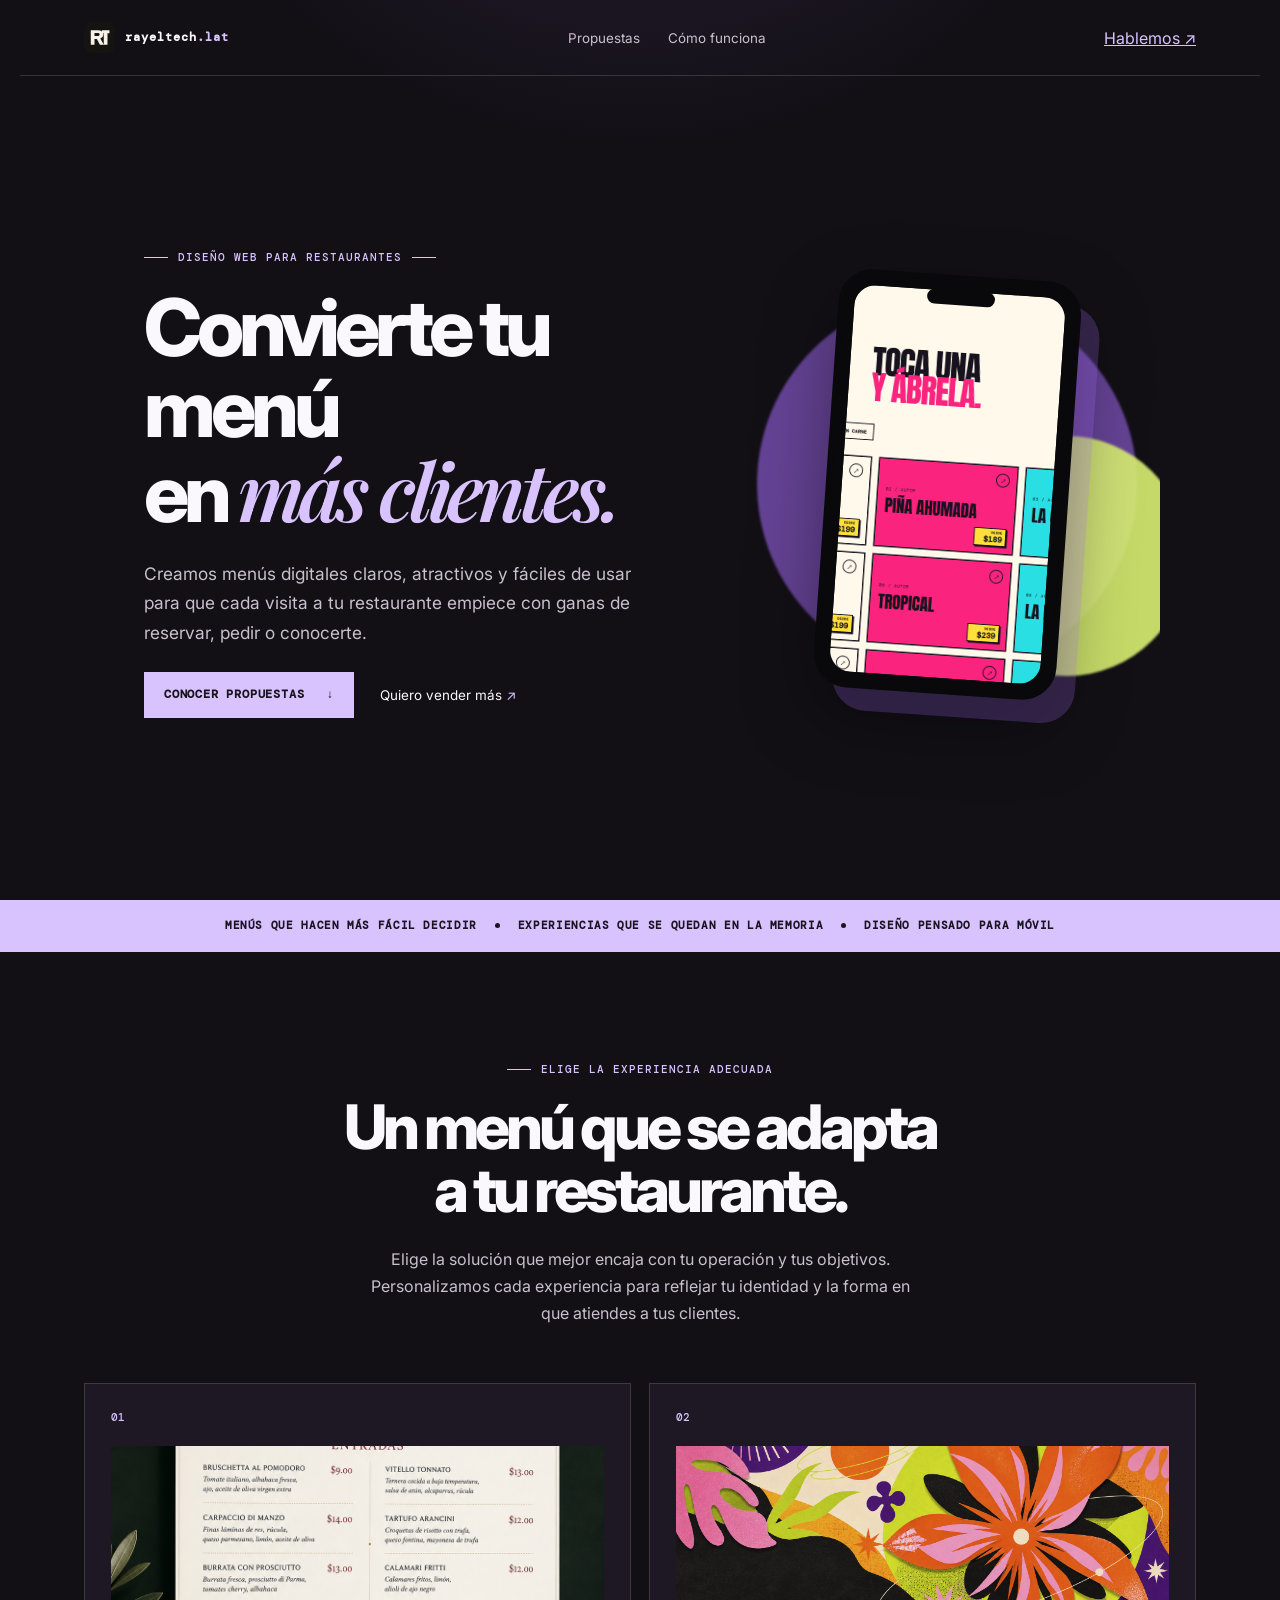
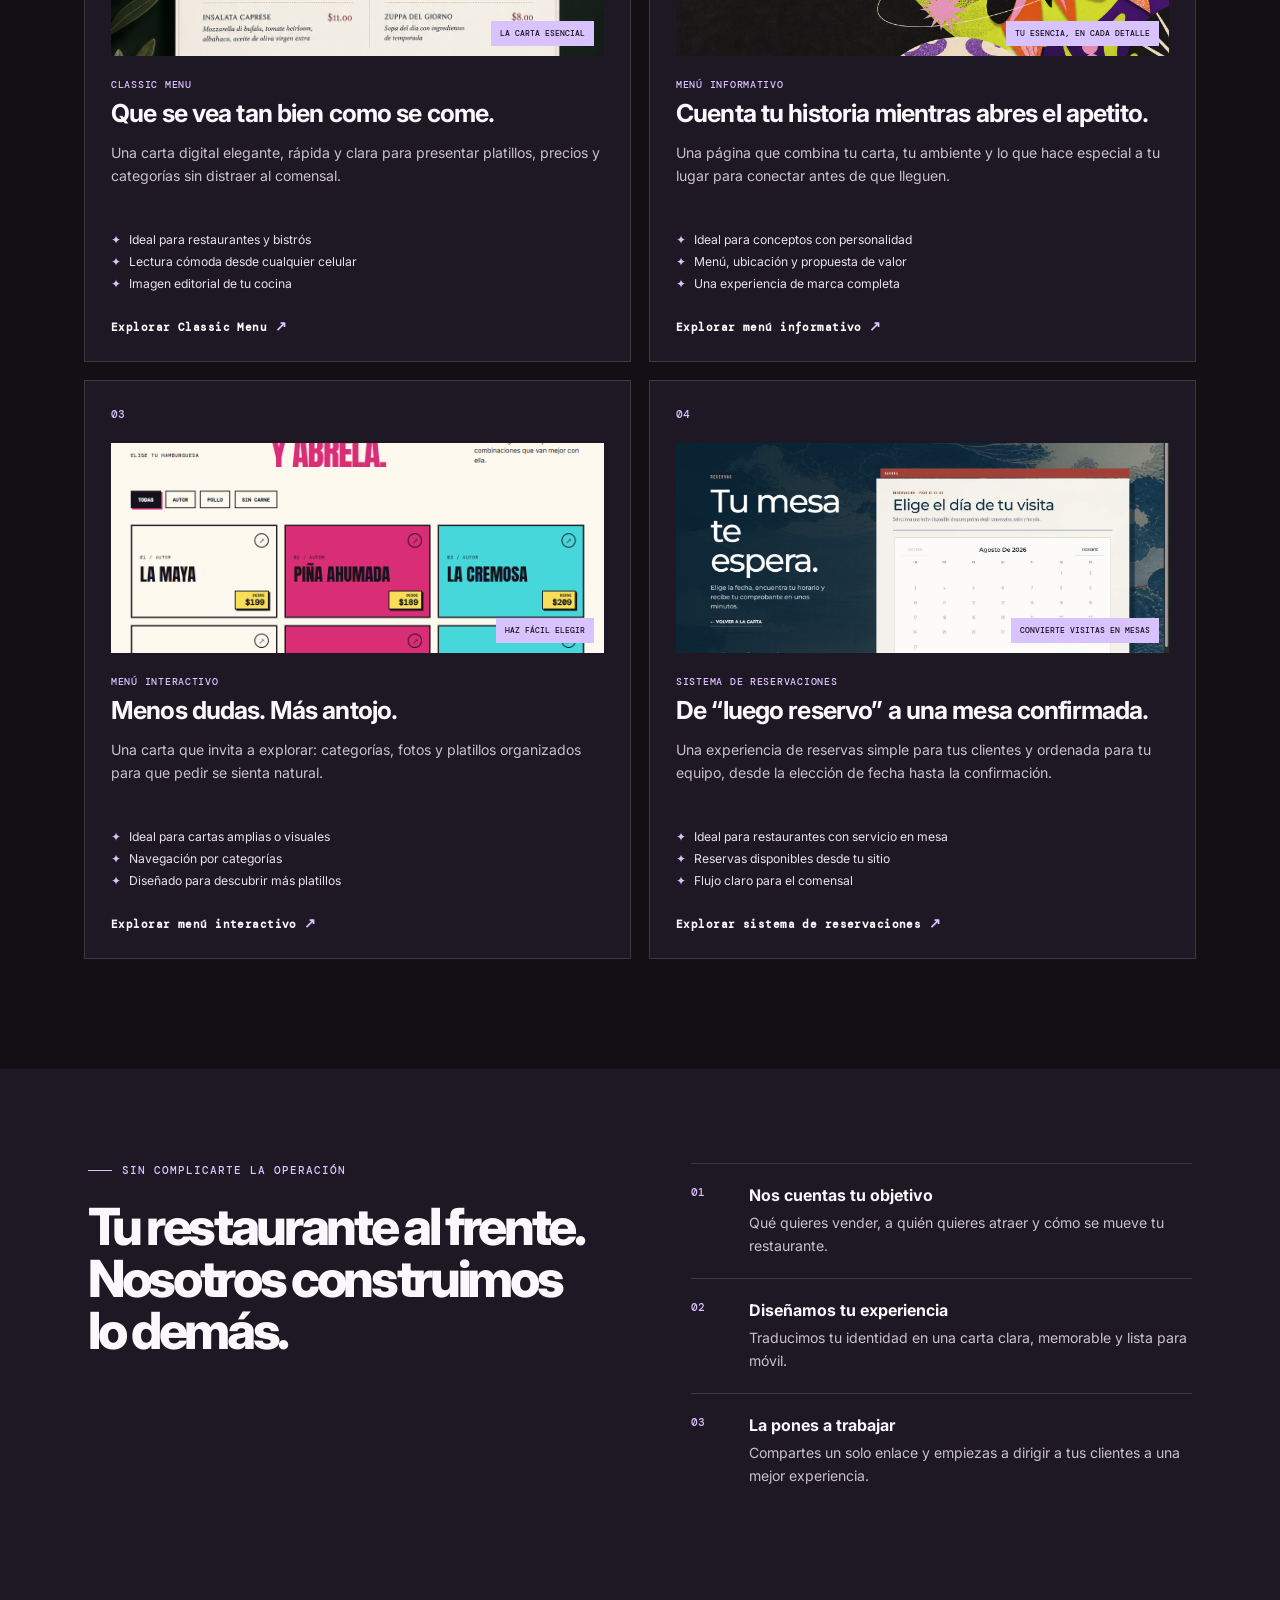
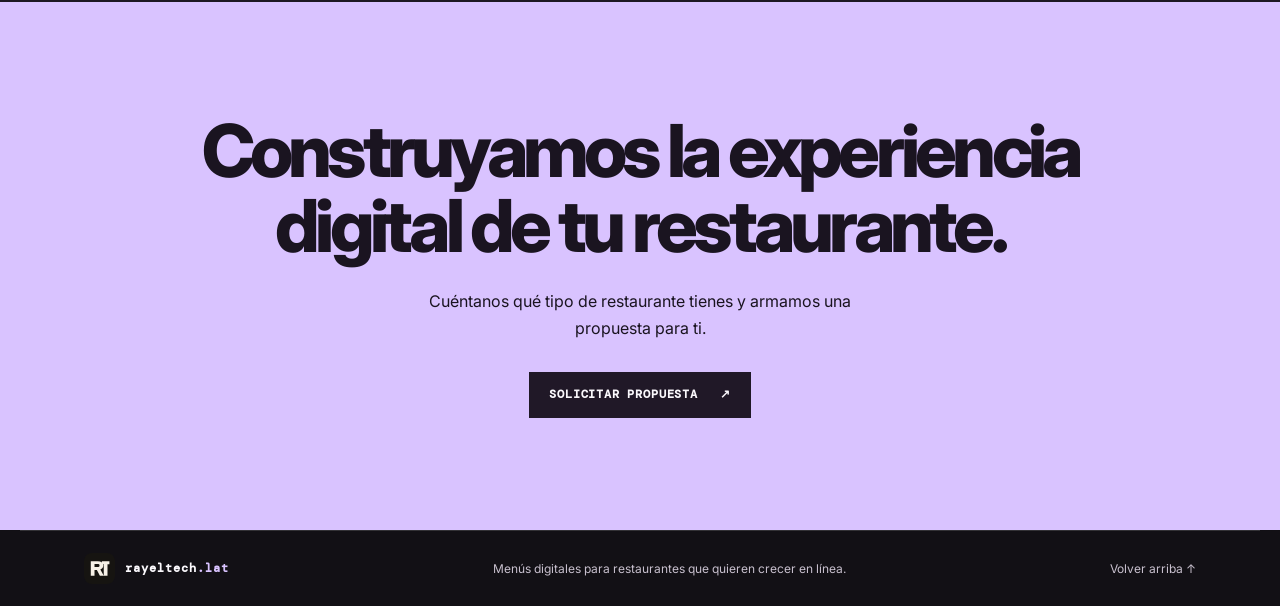
<file: apps/borrador/index.html>
<!doctype html>
<html lang="es-MX">
<head>
  <meta charset="UTF-8"><meta name="viewport" content="width=device-width, initial-scale=1.0">
  <link rel="icon" type="image/svg+xml" href="../../favicon.svg"><meta name="robots" content="noindex, nofollow">
  <meta name="description" content="Propuesta de prueba: menús digitales para restaurantes que convierten visitas en mesas, pedidos y clientes recurrentes.">
  <title>Prueba RavelTech | Menús digitales para restaurantes</title>
  <link rel="preconnect" href="https://fonts.googleapis.com"><link rel="preconnect" href="https://fonts.gstatic.com" crossorigin>
  <link href="https://fonts.googleapis.com/css2?family=DM+Mono:wght@400;500&family=Inter:wght@400;500;600;700;800&family=Playfair+Display:ital,wght@0,600;0,700;1,600&display=swap" rel="stylesheet">
  <link rel="stylesheet" href="styles.css"><script src="script.js" defer></script>
</head>
<body>
  <a class="skip-link" href="#propuestas">Ir a las propuestas</a>
  <header class="site-header"><a class="brand" href="#inicio" aria-label="rayeltech.lat, inicio"><img src="../../favicon.svg" alt=""><span>rayeltech<span>.lat</span></span></a><nav aria-label="Navegación principal"><a href="#propuestas">Propuestas</a><a href="#proceso">Cómo funciona</a></nav><a class="header-cta" href="#contacto">Hablemos <span aria-hidden="true">↗</span></a></header>
  <main id="inicio">
    <section class="hero" aria-labelledby="hero-title"><div class="hero-copy"><p class="eyebrow"><span></span> Diseño web para restaurantes <span></span></p><h1 id="hero-title">Convierte tu menú<br>en <em>más clientes.</em></h1><p class="hero-text">Creamos menús digitales claros, atractivos y fáciles de usar para que cada visita a tu restaurante empiece con ganas de reservar, pedir o conocerte.</p><div class="hero-actions"><a class="button button-primary" href="#propuestas">Conocer propuestas <span aria-hidden="true">↓</span></a><a class="text-link" href="#contacto">Quiero vender más <span aria-hidden="true">↗</span></a></div></div><div class="hero-visual" aria-label="Mockup de celular con una vista del menú interactivo"><div class="orb orb-one"></div><div class="orb orb-two"></div><div class="phone-mockup"><div class="phone-speaker"></div><div class="phone-screen"><img src="../landing/assets/interactive-menu-editorial.png" alt="Vista del menú interactivo Burger Club dentro de una pantalla celular"></div></div></div></section>
    <section class="proof" aria-label="Beneficios de una carta digital"><p>MENÚS QUE HACEN MÁS FÁCIL DECIDIR</p><span></span><p>EXPERIENCIAS QUE SE QUEDAN EN LA MEMORIA</p><span></span><p>DISEÑO PENSADO PARA MÓVIL</p></section>
    <section class="proposals" id="propuestas" aria-labelledby="proposals-title"><div class="section-heading"><p class="eyebrow"><span></span> Elige la experiencia adecuada</p><h2 id="proposals-title">Un menú que se adapta<br>a tu restaurante.</h2><p>Elige la solución que mejor encaja con tu operación y tus objetivos. Personalizamos cada experiencia para reflejar tu identidad y la forma en que atiendes a tus clientes.</p></div><div class="proposal-list">
      <article class="proposal-card"><div class="proposal-number">01</div><div class="proposal-image"><img src="../landing/assets/classic-menu-editorial.png" alt="Carta italiana editorial para restaurante"><span>La carta esencial</span></div><div class="proposal-copy"><p class="proposal-label">Classic Menu</p><h3>Que se vea tan bien como se come.</h3><p>Una carta digital elegante, rápida y clara para presentar platillos, precios y categorías sin distraer al comensal.</p><ul><li>Ideal para restaurantes y bistrós</li><li>Lectura cómoda desde cualquier celular</li><li>Imagen editorial de tu cocina</li></ul><a href="../classic/">Explorar Classic Menu <span aria-hidden="true">↗</span></a></div></article>
      <article class="proposal-card"><div class="proposal-number">02</div><div class="proposal-image"><img src="../landing/assets/xuxu-style-editorial.png" alt="Identidad visual colorida de un menú informativo"><span>Tu esencia, en cada detalle</span></div><div class="proposal-copy"><p class="proposal-label">Menú informativo</p><h3>Cuenta tu historia mientras abres el apetito.</h3><p>Una página que combina tu carta, tu ambiente y lo que hace especial a tu lugar para conectar antes de que lleguen.</p><ul><li>Ideal para conceptos con personalidad</li><li>Menú, ubicación y propuesta de valor</li><li>Una experiencia de marca completa</li></ul><a href="../menu-informativo/">Explorar menú informativo <span aria-hidden="true">↗</span></a></div></article>
      <article class="proposal-card"><div class="proposal-number">03</div><div class="proposal-image"><img src="../landing/assets/interactive-menu-editorial.png" alt="Tarjetas de menú interactivo con categorías y platillos"><span>Haz fácil elegir</span></div><div class="proposal-copy"><p class="proposal-label">Menú interactivo</p><h3>Menos dudas. Más antojo.</h3><p>Una carta que invita a explorar: categorías, fotos y platillos organizados para que pedir se sienta natural.</p><ul><li>Ideal para cartas amplias o visuales</li><li>Navegación por categorías</li><li>Diseñado para descubrir más platillos</li></ul><a href="../menu-interactivo/">Explorar menú interactivo <span aria-hidden="true">↗</span></a></div></article>
      <article class="proposal-card"><div class="proposal-number">04</div><div class="proposal-image"><img src="../landing/assets/reservatios-sistem-calendar.png" alt="Calendario para reservar una mesa en línea"><span>Convierte visitas en mesas</span></div><div class="proposal-copy"><p class="proposal-label">Sistema de reservaciones</p><h3>De “luego reservo” a una mesa confirmada.</h3><p>Una experiencia de reservas simple para tus clientes y ordenada para tu equipo, desde la elección de fecha hasta la confirmación.</p><ul><li>Ideal para restaurantes con servicio en mesa</li><li>Reservas disponibles desde tu sitio</li><li>Flujo claro para el comensal</li></ul><a href="../reservas-estatico/reservar.html">Explorar sistema de reservaciones <span aria-hidden="true">↗</span></a></div></article>
    </div></section>
    <section class="process" id="proceso" aria-labelledby="process-title"><div><p class="eyebrow"><span></span> Sin complicarte la operación</p><h2 id="process-title">Tu restaurante al frente.<br>Nosotros construimos lo demás.</h2></div><ol><li><b>01</b><div><h3>Nos cuentas tu objetivo</h3><p>Qué quieres vender, a quién quieres atraer y cómo se mueve tu restaurante.</p></div></li><li><b>02</b><div><h3>Diseñamos tu experiencia</h3><p>Traducimos tu identidad en una carta clara, memorable y lista para móvil.</p></div></li><li><b>03</b><div><h3>La pones a trabajar</h3><p>Compartes un solo enlace y empiezas a dirigir a tus clientes a una mejor experiencia.</p></div></li></ol></section>
    <section class="contact" id="contacto" aria-labelledby="contact-title"><h2 id="contact-title">Construyamos la experiencia<br>digital de tu restaurante.</h2><p>Cuéntanos qué tipo de restaurante tienes y armamos una propuesta para ti.</p><a class="button button-light" href="../contacto-rayeltech/">Solicitar propuesta <span aria-hidden="true">↗</span></a></section>
  </main><footer><a class="brand" href="#inicio" aria-label="Volver al inicio"><img src="../../favicon.svg" alt=""><span>rayeltech<span>.lat</span></span></a><p>Menús digitales para restaurantes que quieren crecer en línea.</p><a href="#inicio">Volver arriba ↑</a></footer>
</body></html>
</file>
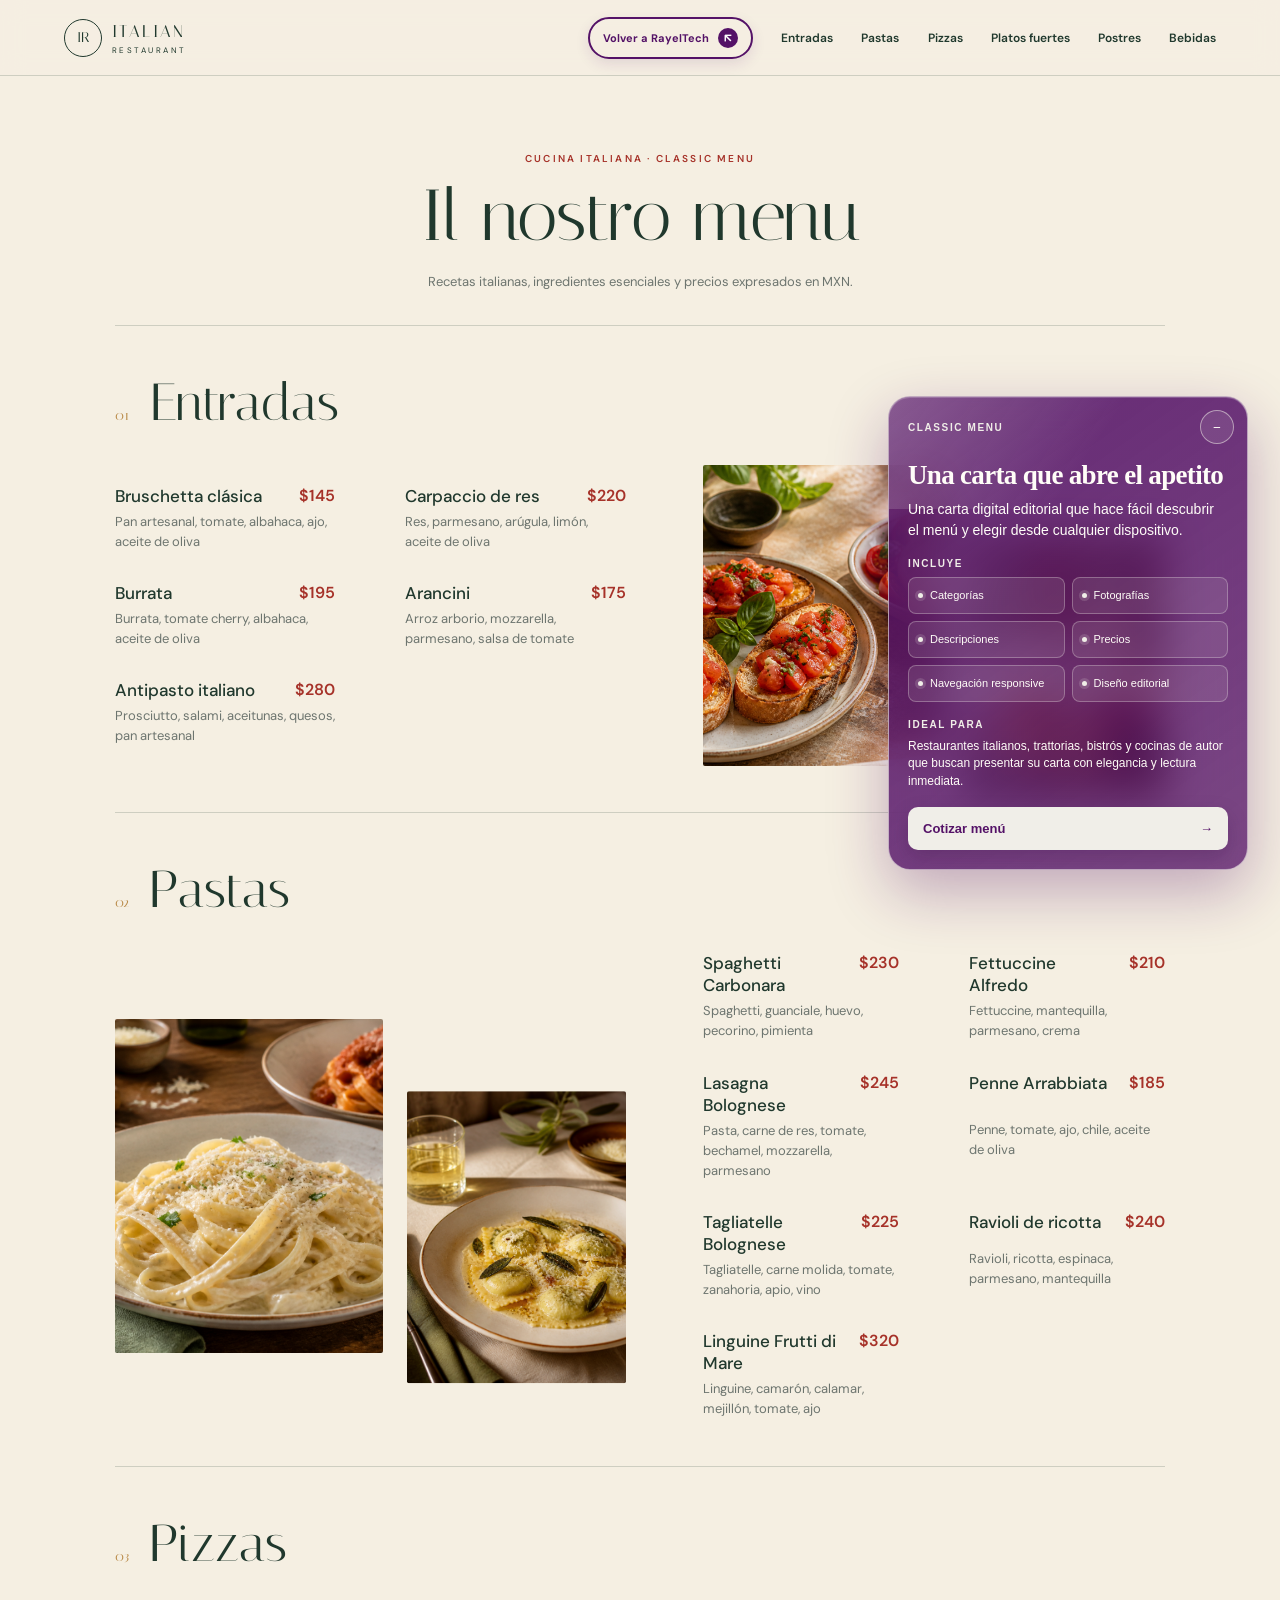
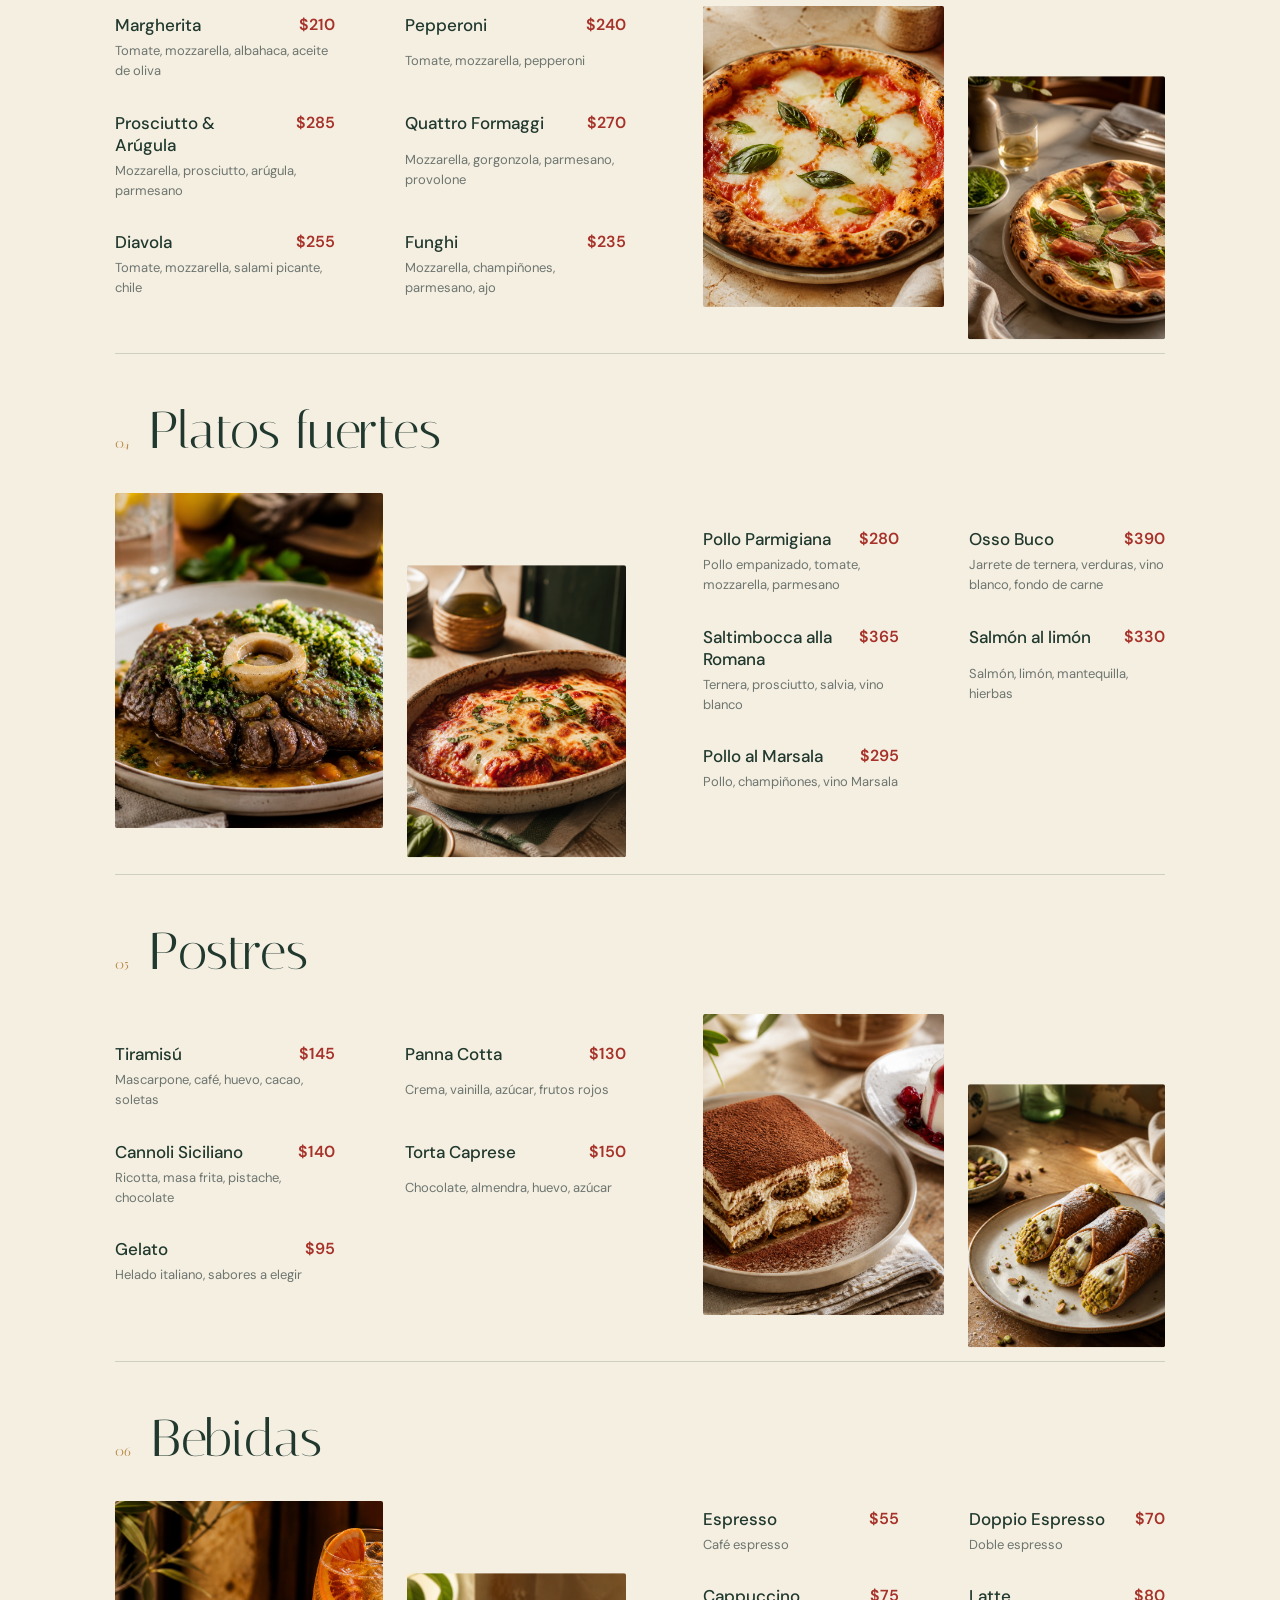
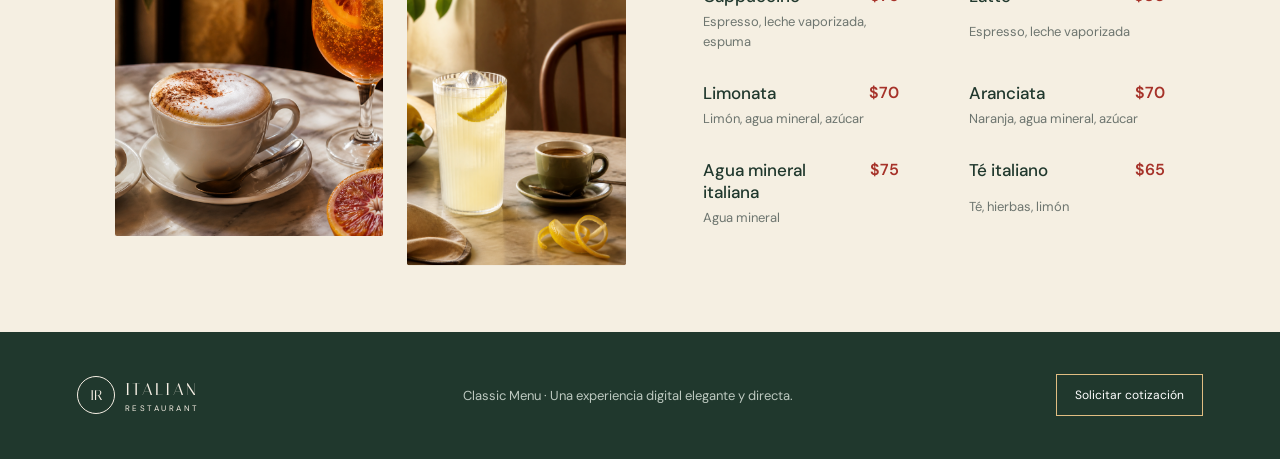
<file: apps/classic/index.html>
<!doctype html>
<html lang="es-MX">
<head>
  <meta charset="UTF-8">
  <meta name="viewport" content="width=device-width, initial-scale=1.0">
  <link rel="icon" type="image/svg+xml" href="../../favicon.svg">
  <meta name="description" content="Menú italiano clásico con pastas, pizzas, platos fuertes, postres y bebidas.">
  <title>Italian Restaurant | Classic Menu</title>
  <link rel="preconnect" href="https://fonts.googleapis.com">
  <link rel="preconnect" href="https://fonts.gstatic.com" crossorigin>
  <link href="https://fonts.googleapis.com/css2?family=DM+Sans:wght@400;500;600&family=Italiana&display=swap" rel="stylesheet">
  <link rel="stylesheet" href="styles.css">
  <link rel="stylesheet" href="../../packages/back-link/back-link.css">
  <script type="module" src="../../packages/floating-quote-card/quote-card.js"></script>
</head>
<body>
  <header class="site-header">
    <a class="logo" href="#inicio" aria-label="Italian Restaurant, inicio">
      <span class="logo-monogram" aria-hidden="true">IR</span>
      <span><strong>ITALIAN</strong><small>RESTAURANT</small></span>
    </a>
    <div class="header-actions">
      <a class="back-link" href="../landing/" aria-label="Volver al portafolio RayelTech"><span class="back-label">Volver a RayelTech</span><span class="back-arrow" aria-hidden="true">↖</span></a>
      <nav aria-label="Categorías del menú">
        <button class="nav-toggle" type="button" aria-expanded="false" aria-controls="category-nav">Menú <span aria-hidden="true">☰</span></button>
        <div id="category-nav" class="nav-links">
          <a href="#entradas">Entradas</a><a href="#pastas">Pastas</a><a href="#pizzas">Pizzas</a><a href="#fuertes">Platos fuertes</a><a href="#postres">Postres</a><a href="#bebidas">Bebidas</a>
        </div>
      </nav>
    </div>
  </header>

  <main id="inicio">
    <div class="menu-intro">
      <p>CUCINA ITALIANA · CLASSIC MENU</p>
      <h1>Il nostro menu</h1>
      <span>Recetas italianas, ingredientes esenciales y precios expresados en MXN.</span>
    </div>
    <div id="menu-sections"></div>
  </main>

  <footer id="cotizar">
    <a class="logo logo-light" href="#inicio"><span class="logo-monogram">IR</span><span><strong>ITALIAN</strong><small>RESTAURANT</small></span></a>
    <p>Classic Menu · Una experiencia digital elegante y directa.</p>
    <a href="../contacto-rayeltech/">Solicitar cotización</a>
  </footer>

  <quote-card label="CLASSIC MENU" title="Una carta que abre el apetito" description="Una carta digital editorial que hace fácil descubrir el menú y elegir desde cualquier dispositivo." includes="Categorías,Fotografías,Descripciones,Precios,Navegación responsive,Diseño editorial" ideal-for="Restaurantes italianos, trattorias, bistrós y cocinas de autor que buscan presentar su carta con elegancia y lectura inmediata." cta="Cotizar menú" href="../contacto-rayeltech/"></quote-card>
  <script src="script.js"></script>
</body>
</html>
</file>
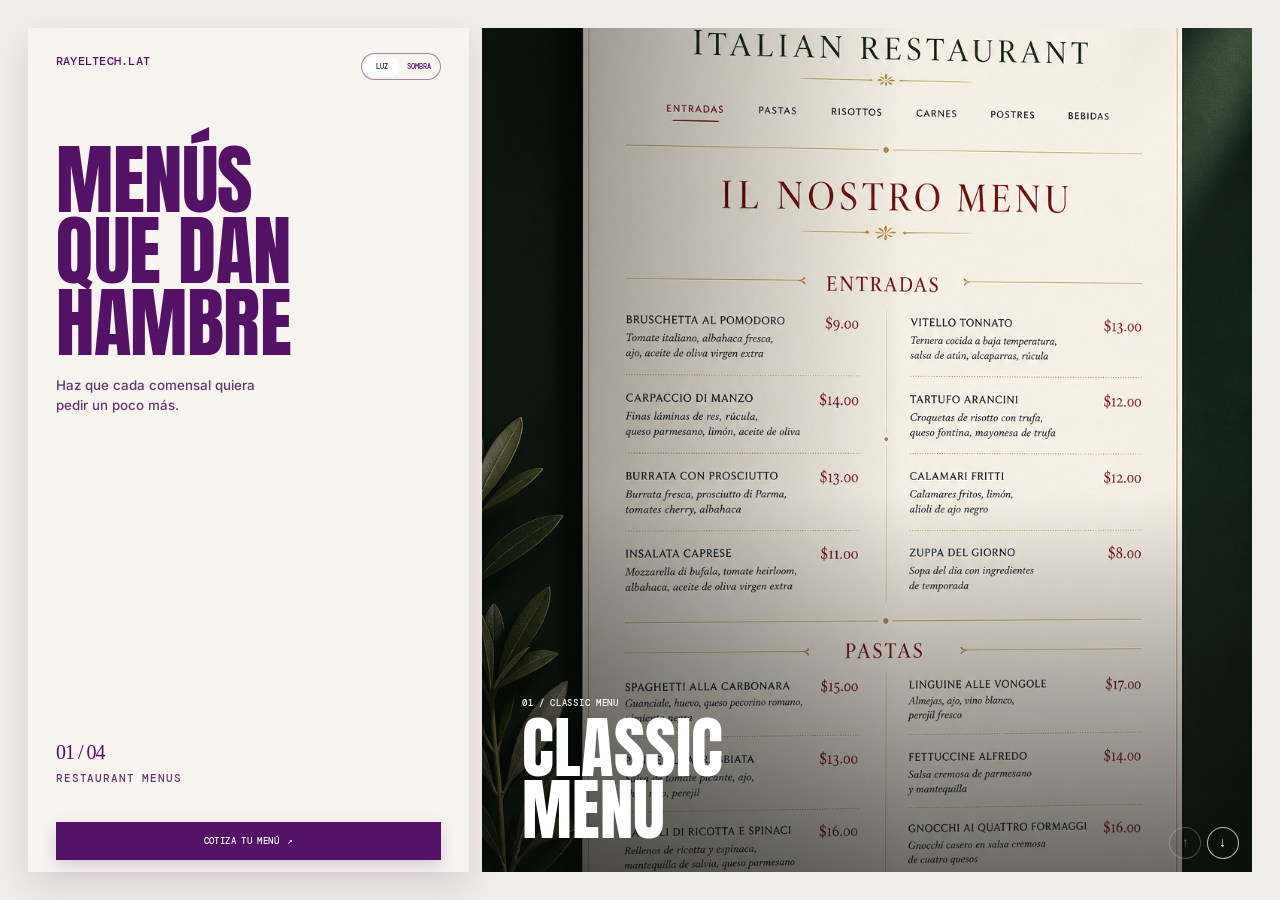
<file: apps/landing/index.html>
<!doctype html>
<html lang="es-MX">
<head>
  <meta charset="UTF-8">
  <meta name="viewport" content="width=device-width, initial-scale=1.0">
  <link rel="icon" type="image/svg+xml" href="../../favicon.svg">
  <meta name="robots" content="index, follow">
  <meta name="description" content="Portafolio de experiencias digitales editoriales para restaurantes.">
  <title>rayeltech.lat — Menús que dan hambre</title>
  <link rel="preconnect" href="https://fonts.googleapis.com">
  <link rel="preconnect" href="https://fonts.gstatic.com" crossorigin>
  <link href="https://fonts.googleapis.com/css2?family=Anton&family=DM+Mono:wght@400;500&family=Inter:wght@400;500;600&display=swap" rel="stylesheet">
  <link rel="stylesheet" href="../../packages/portfolio-shell/portfolio-shell.css">
  <link rel="stylesheet" href="styles.css">
  <script src="script.js" defer></script>
</head>
<body>
  <main class="portfolio-shell">
    <aside class="intro-panel" aria-label="Presentación de rayeltech.lat">
      <a class="brand" href="../landing/" aria-label="rayeltech.lat, volver al inicio">rayeltech<span>.lat</span></a>
      <button class="theme-switch" id="theme-switch" type="button" aria-label="Activar modo sombra" aria-pressed="false"><span>Luz</span><span>Sombra</span></button>
      <div class="title-group"><h1>Menús<br>que dan<br>hambre</h1><p>Haz que cada comensal quiera<br>pedir un poco más.</p></div>
      <div class="project-meta"><p class="counter" aria-live="polite"><span id="current-card">01</span> <span aria-hidden="true">/</span> <span>04</span></p><p class="project-type">Restaurant menus</p><a class="quote-button" href="../contacto-rayeltech/index.html">Cotiza tu menú <span aria-hidden="true">↗</span></a></div>
      <a class="quote-button full-quote-button" href="../contacto-rayeltech/index.html">Cotiza tu menú <span aria-hidden="true">↗</span></a>
    </aside>
    <section class="work-feed" id="work-feed" aria-label="Selección de proyectos" tabindex="0">
      <a class="project-card is-active" data-index="1" href="../classic/" aria-label="Abrir Classic Menu de restaurante italiano"><img src="assets/classic-menu-editorial.png" alt="Carta italiana presentada como una pieza editorial sobre fondo verde oscuro"><div class="project-copy"><p>01 / Classic menu</p><h2>Classic<br>Menu</h2></div></a>
      <a class="project-card" data-index="2" href="../menu-informativo/" aria-label="Abrir Informative Menu de Xuxú, cocina yucateca vegetal"><img src="assets/xuxu-style-editorial.png" alt="Composición gráfica abstracta en lima, violeta, naranja y rosa inspirada en la identidad visual de Xuxú"><div class="project-copy"><p>02 / Menú informativo</p><h2>Informative<br>Menu</h2></div></a>
      <a class="project-card" data-index="3" href="../menu-interactivo/" aria-label="Abrir Interactive Menu"><img src="assets/interactive-menu-editorial.png" alt="Tarjetas clicables del Menú Interactivo con categorías, platillos y precios"><div class="project-copy"><p>03 / Interactive menu</p><h2>Interactive<br>Menu</h2></div></a>
      <a class="project-card" data-index="4" href="../reservas-estatico/reservar.html" aria-label="Abrir directamente Reservatios sistem"><img src="assets/reservatios-sistem-calendar.png" alt="Calendario y sección para reservar una mesa en el sistema de SAKURA"><div class="project-copy"><p>04 / Reservation system</p><h2>Reservation<br>system</h2></div></a>
    </section>
    <div class="feed-controls" aria-label="Navegar por proyectos"><button class="feed-control" id="previous-card" type="button" aria-label="Proyecto anterior">↑</button><button class="feed-control" id="next-card" type="button" aria-label="Proyecto siguiente">↓</button></div>
    <span class="cursor-message" id="cursor-message" aria-hidden="true">Conoce más <span aria-hidden="true">↗</span></span>
  </main>
</body>
</html>
</file>
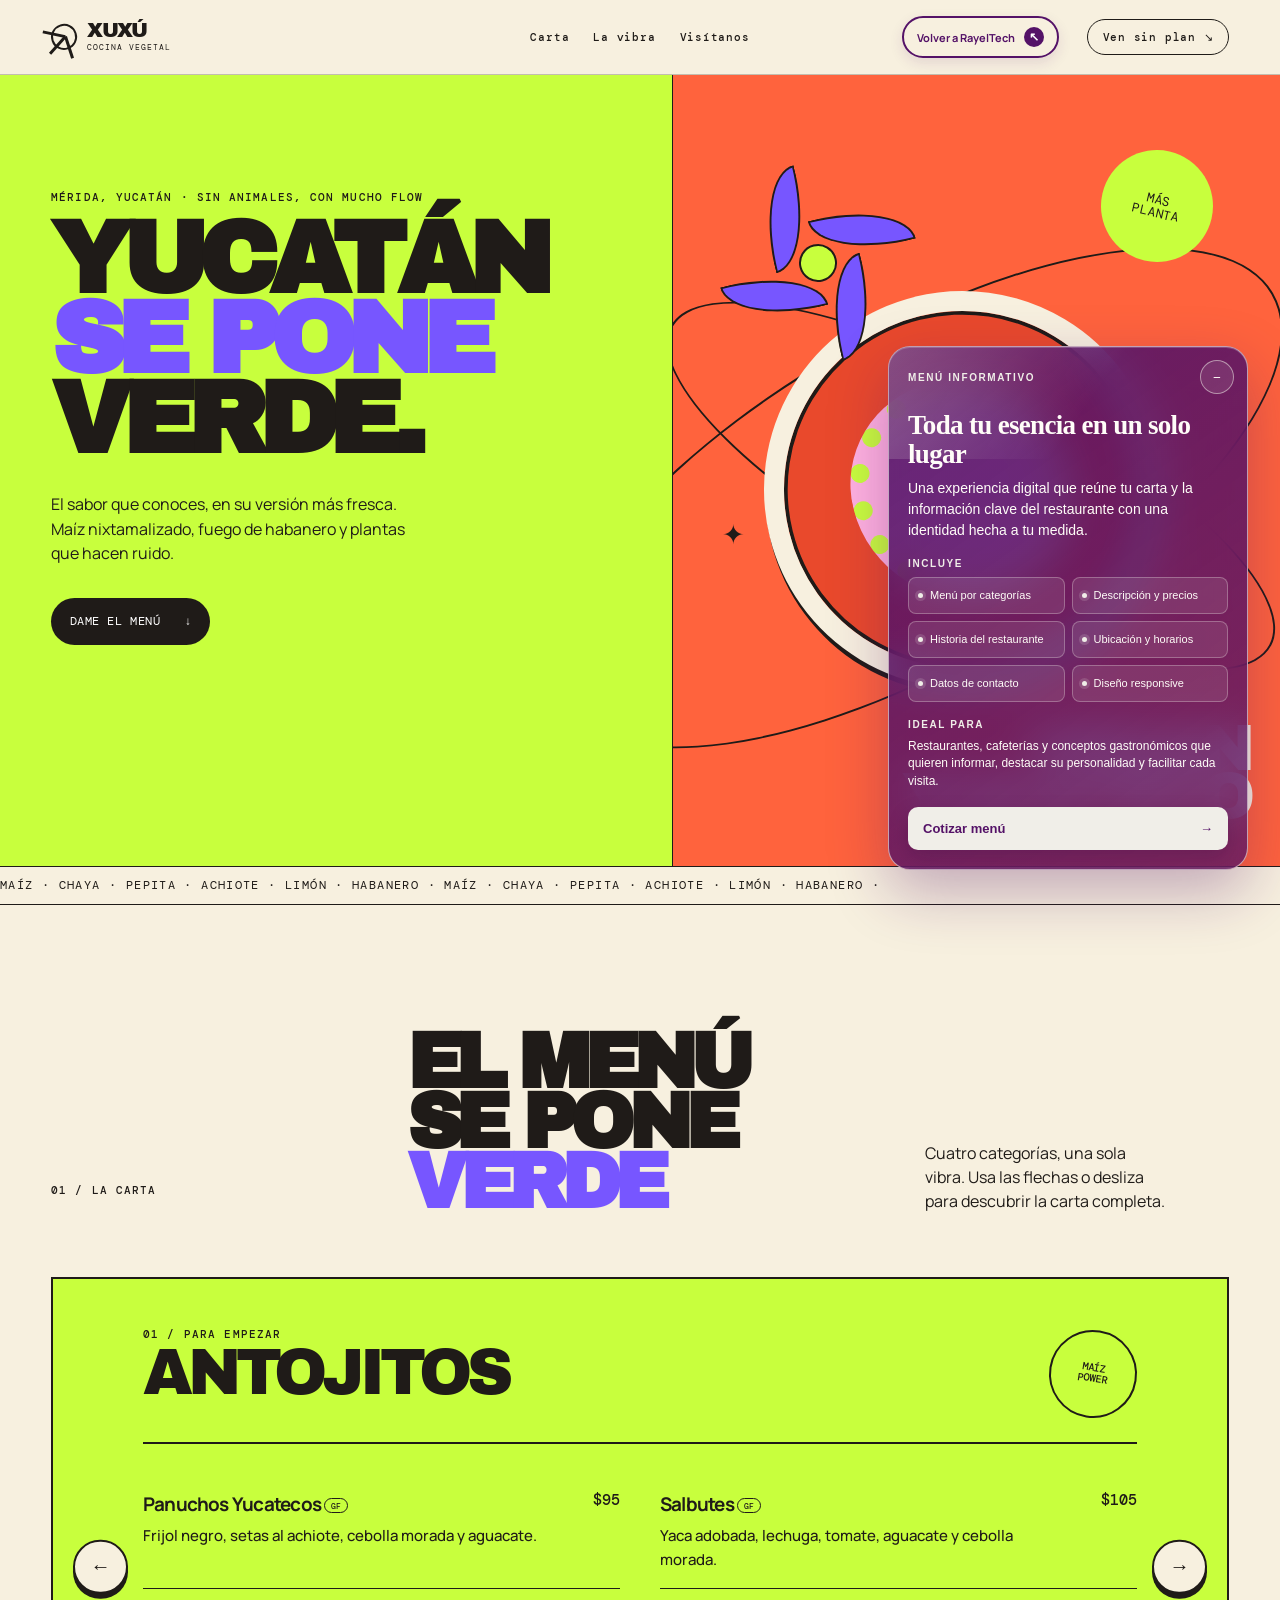
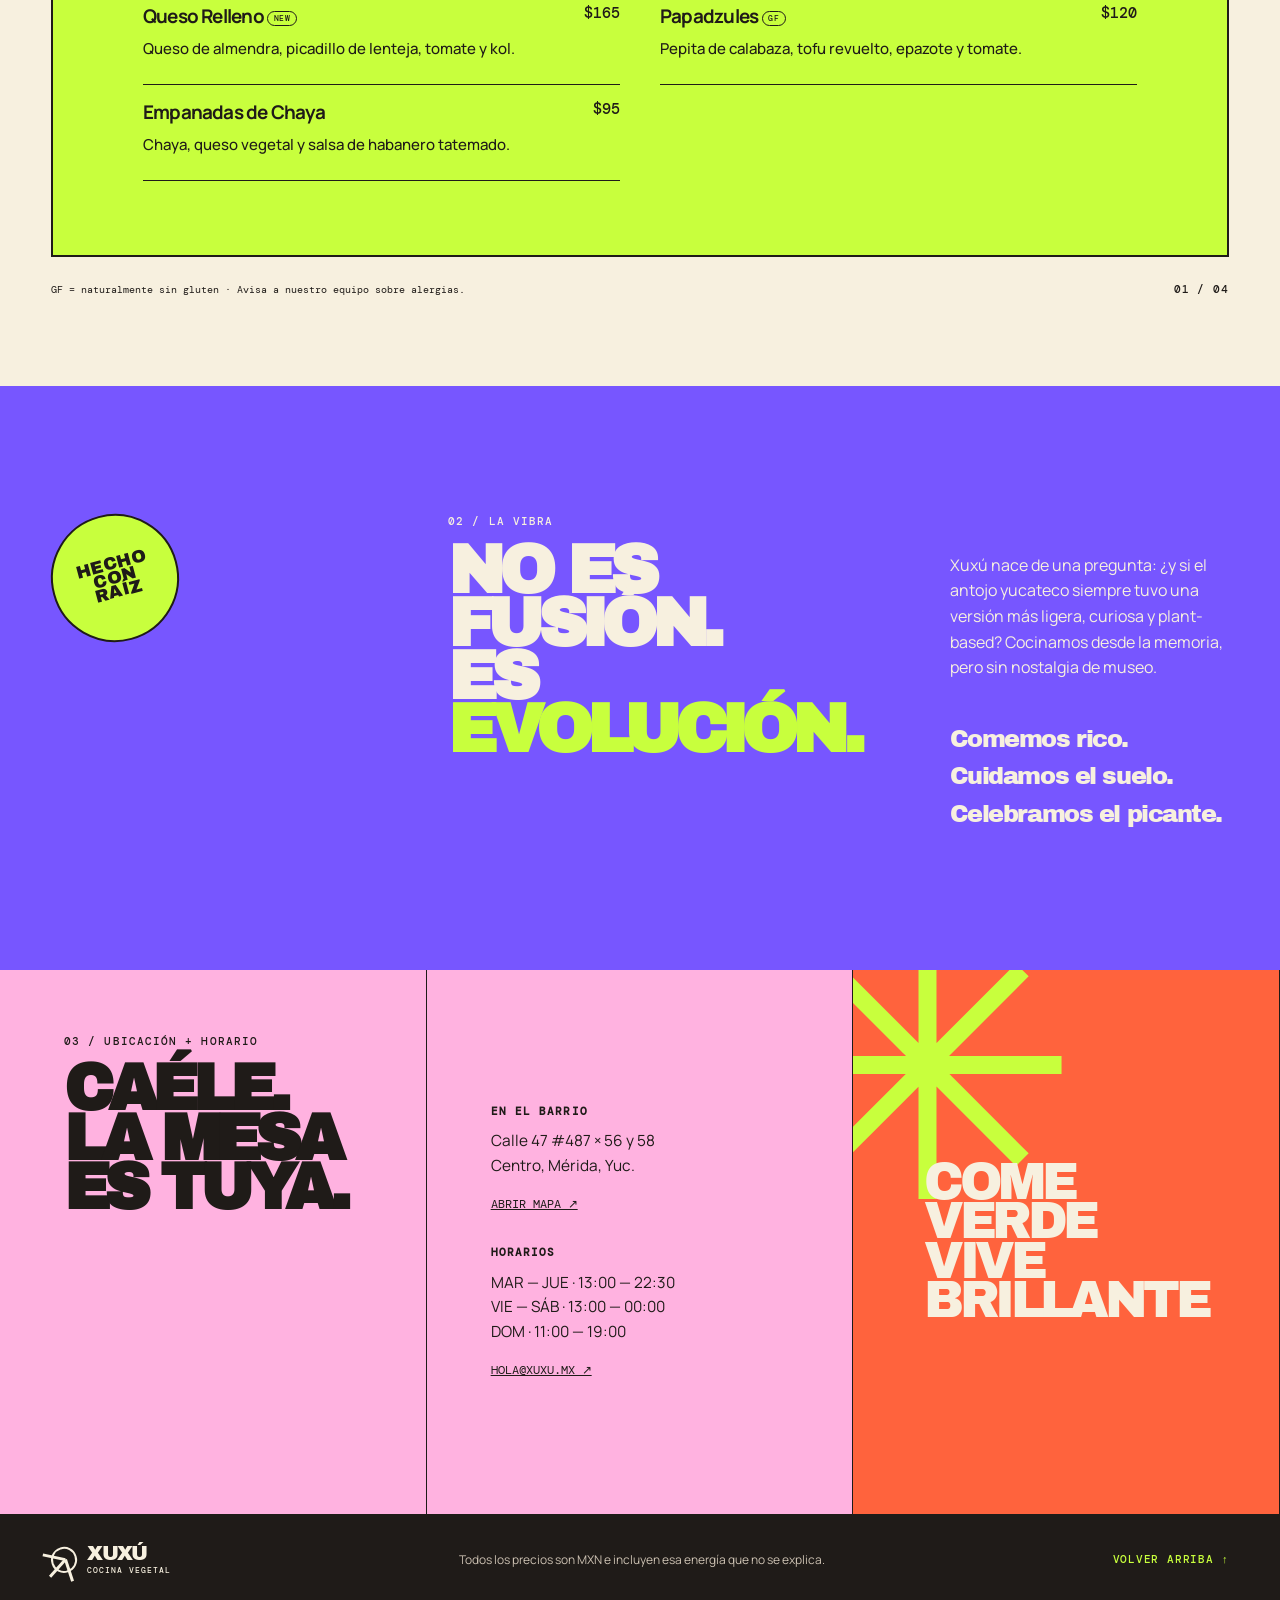
<file: apps/menu-informativo/index.html>
<!doctype html>
<html lang="es-MX">
<head>
  <meta charset="UTF-8"><meta name="viewport" content="width=device-width, initial-scale=1.0">
  <link rel="icon" type="image/svg+xml" href="../../favicon.svg">
  <meta name="description" content="Xuxú, cocina yucateca vegetal: un menú que vibra con la tierra, el achiote y el maíz."><title>Xuxú — Cocina yucateca vegetal</title>
  <link rel="preconnect" href="https://fonts.googleapis.com"><link rel="preconnect" href="https://fonts.gstatic.com" crossorigin><link href="https://fonts.googleapis.com/css2?family=Archivo+Black&family=DM+Mono:wght@400;500&family=Manrope:wght@400;500;600;700&display=swap" rel="stylesheet"><link rel="stylesheet" href="styles.css"><link rel="stylesheet" href="../../packages/back-link/back-link.css"><link rel="stylesheet" href="carousel.css?v=20260821-3"><script type="module" src="../../packages/floating-quote-card/quote-card.js"></script><script src="script.js?v=20260821-3" defer></script>
</head>
<body>
  <a class="skip-link" href="#menu">Ir al menú</a>
  <header class="site-header" id="inicio"><a class="brand" href="#inicio" aria-label="Xuxú, inicio"><span class="brand-mark" aria-hidden="true"><i></i><i></i><i></i></span><span>XUXÚ<small>COCINA VEGETAL</small></span></a><nav id="site-nav" aria-label="Navegación principal"><a href="#menu">Carta</a><a href="#vibra">La vibra</a><a href="#visitanos">Visítanos</a></nav><div class="header-actions"><a class="back-link" href="../landing/" aria-label="Volver al portafolio RayelTech"><span class="back-label">Volver a RayelTech</span><span class="back-arrow" aria-hidden="true">↖</span></a><a class="book-link" href="#visitanos">Ven sin plan <span aria-hidden="true">↘</span></a></div><button class="menu-toggle" type="button" aria-controls="site-nav" aria-expanded="false">MENÚ <span aria-hidden="true">↗</span></button></header>
  <main>
    <section class="hero" aria-labelledby="hero-title"><div class="hero-copy"><p class="eyebrow">MÉRIDA, YUCATÁN · SIN ANIMALES, CON MUCHO FLOW</p><h1 id="hero-title">YUCATÁN<br><em>SE PONE</em><br>VERDE.</h1><p class="hero-text">El sabor que conoces, en su versión más fresca. Maíz nixtamalizado, fuego de habanero y plantas que hacen ruido.</p><a class="primary-button" href="#menu">DAME EL MENÚ <span aria-hidden="true">↓</span></a></div><div class="hero-art" role="img" aria-label="Ilustración abstracta de una flor tropical y un plato de comida vegetal"><span class="sun">MÁS<br>PLANTA</span><span class="orbit orbit-one"></span><span class="orbit orbit-two"></span><span class="plate"><span></span></span><span class="flower"><i></i><i></i><i></i><i></i><b></b></span><span class="spark spark-one">✦</span><span class="spark spark-two">✦</span><p>VEGAN<br>YUCATECO</p></div><div class="marquee" aria-hidden="true"><div>MAÍZ · CHAYA · PEPITA · ACHIOTE · LIMÓN · HABANERO · MAÍZ · CHAYA · PEPITA · ACHIOTE · LIMÓN · HABANERO · </div></div></section>
    <section class="menu-section" id="menu" aria-labelledby="menu-title"><div class="section-heading"><p class="eyebrow">01 / LA CARTA</p><h2 id="menu-title">EL MENÚ<br>SE PONE <em>VERDE</em></h2><p>Cuatro categorías, una sola vibra. Usa las flechas o desliza para descubrir la carta completa.</p></div>
      <div class="menu-carousel" aria-roledescription="carrusel" aria-label="Categorías del menú"><button class="carousel-arrow carousel-arrow-previous" id="previous-category" type="button" aria-label="Categoría anterior">←</button><div class="menu-track">
        <article class="menu-category-card is-current" aria-label="Categoría 1 de 4: Antojitos"><header><div><p>01 / PARA EMPEZAR</p><h3>ANTOJITOS</h3></div><span class="category-mark">MAÍZ<br>POWER</span></header><div class="card-dishes">
          <div><h4>Panuchos Yucatecos <small>GF</small></h4><p>Frijol negro, setas al achiote, cebolla morada y aguacate.</p><strong>$95</strong></div><div><h4>Salbutes <small>GF</small></h4><p>Yaca adobada, lechuga, tomate, aguacate y cebolla morada.</p><strong>$105</strong></div><div><h4>Queso Relleno <small>NEW</small></h4><p>Queso de almendra, picadillo de lenteja, tomate y kol.</p><strong>$165</strong></div><div><h4>Papadzules <small>GF</small></h4><p>Pepita de calabaza, tofu revuelto, epazote y tomate.</p><strong>$120</strong></div><div><h4>Empanadas de Chaya</h4><p>Chaya, queso vegetal y salsa de habanero tatemado.</p><strong>$95</strong></div>
        </div></article>
        <article class="menu-category-card" aria-label="Categoría 2 de 4: Platos fuertes"><header><div><p>02 / CON MÁS HAMBRE</p><h3>FUERTES</h3></div><span class="category-mark">FULL<br>FLAVOR</span></header><div class="card-dishes">
          <div><h4>Poc Chuc de Coliflor <small>GF</small></h4><p>Coliflor a las brasas, naranja agria, frijol colado y xnipec.</p><strong>$178</strong></div><div><h4>Valladolid Bowl</h4><p>Longaniza de setas, arroz verde, plátano macho y aguacate.</p><strong>$185</strong></div><div><h4>Mucbipollo Rebelde</h4><p>Tamal horneado de masa, recado rojo, hongos y tomate.</p><strong>$169</strong></div><div><h4>Tikin Xic de Tofu <small>GF</small></h4><p>Tofu marinado, achiote, hoja de plátano y ensalada cítrica.</p><strong>$195</strong></div>
        </div></article>
        <article class="menu-category-card" aria-label="Categoría 3 de 4: Bebidas"><header><div><p>03 / PA' LA CALOR</p><h3>BEBIDAS</h3></div><span class="category-mark">ICE<br>ICE</span></header><div class="card-dishes">
          <div><h4>Agua de Chaya y Piña</h4><p>Chaya fresca, piña, limón y un toque de sal marina.</p><strong>$55</strong></div><div><h4>Horchata de Pepita</h4><p>Pepita de calabaza, canela y piloncillo.</p><strong>$62</strong></div><div><h4>Maracuyá Habanero</h4><p>Soda artesanal de maracuyá con perfume de habanero.</p><strong>$68</strong></div><div><h4>Cold Brew de Olla</h4><p>Café frío, canela, anís estrella y leche de coco.</p><strong>$72</strong></div>
        </div></article>
        <article class="menu-category-card" aria-label="Categoría 4 de 4: Postres"><header><div><p>04 / FINAL FELIZ</p><h3>POSTRES</h3></div><span class="category-mark">SWEET<br>MOOD</span></header><div class="card-dishes">
          <div><h4>Marquesita 2.0</h4><p>Barquillo crujiente, queso de nuez y crema de cacao.</p><strong>$90</strong></div><div><h4>Flan de Elote <small>GF</small></h4><p>Elote tierno, caramelo de piloncillo y sal de vainilla.</p><strong>$95</strong></div><div><h4>Nieve de Pitahaya <small>GF</small></h4><p>Pitahaya, lima y chile seco. Fresca, ácida y brillante.</p><strong>$78</strong></div><div><h4>Caballero Pobre</h4><p>Pan brioche vegetal, miel de naranja y canela.</p><strong>$105</strong></div>
        </div></article>
      </div><button class="carousel-arrow carousel-arrow-next" id="next-category" type="button" aria-label="Categoría siguiente">→</button></div><div class="carousel-footer"><p class="menu-note">GF = naturalmente sin gluten · Avisa a nuestro equipo sobre alergias.</p><span class="carousel-counter" id="category-counter" aria-live="polite">01 / 04</span></div>
    </section>
    <section class="vibe-section" id="vibra" aria-labelledby="vibe-title"><div class="vibe-sticker">HECHO<br>CON<br>RAÍZ</div><div><p class="eyebrow">02 / LA VIBRA</p><h2 id="vibe-title">NO ES FUSIÓN.<br>ES <em>EVOLUCIÓN.</em></h2></div><div><p class="vibe-text">Xuxú nace de una pregunta: ¿y si el antojo yucateco siempre tuvo una versión más ligera, curiosa y plant-based? Cocinamos desde la memoria, pero sin nostalgia de museo.</p><div class="manifesto"><p>Comemos rico.</p><p>Cuidamos el suelo.</p><p>Celebramos el picante.</p></div></div></section>
    <section class="visit-section" id="visitanos" aria-labelledby="visit-title"><div class="visit-title"><p class="eyebrow">03 / UBICACIÓN + HORARIO</p><h2 id="visit-title">CAÉLE.<br>LA MESA<br>ES TUYA.</h2></div><div class="visit-details"><div><h3>EN EL BARRIO</h3><address>Calle 47 #487 × 56 y 58<br>Centro, Mérida, Yuc.</address><a href="https://maps.google.com/?q=Calle+47+487+Merida+Yucatan" target="_blank" rel="noreferrer">ABRIR MAPA ↗</a></div><div><h3>HORARIOS</h3><p>MAR — JUE · 13:00 — 22:30<br>VIE — SÁB · 13:00 — 00:00<br>DOM · 11:00 — 19:00</p><a href="mailto:hola@xuxu.example">HOLA@XUXU.MX ↗</a></div></div><div class="visit-art" aria-hidden="true"><span>✳</span><p>COME<br>VERDE<br>VIVE<br>BRILLANTE</p></div></section>
  </main>
  <footer id="cotizar"><a class="brand brand-footer" href="#inicio"><span class="brand-mark" aria-hidden="true"><i></i><i></i><i></i></span><span>XUXÚ<small>COCINA VEGETAL</small></span></a><p>Todos los precios son MXN e incluyen esa energía que no se explica.</p><a href="#inicio">VOLVER ARRIBA ↑</a></footer>
  <quote-card label="MENÚ INFORMATIVO" title="Toda tu esencia en un solo lugar" description="Una experiencia digital que reúne tu carta y la información clave del restaurante con una identidad hecha a tu medida." includes="Menú por categorías,Descripción y precios,Historia del restaurante,Ubicación y horarios,Datos de contacto,Diseño responsive" ideal-for="Restaurantes, cafeterías y conceptos gastronómicos que quieren informar, destacar su personalidad y facilitar cada visita." cta="Cotizar menú" href="../contacto-rayeltech/"></quote-card>
</body></html>
</file>
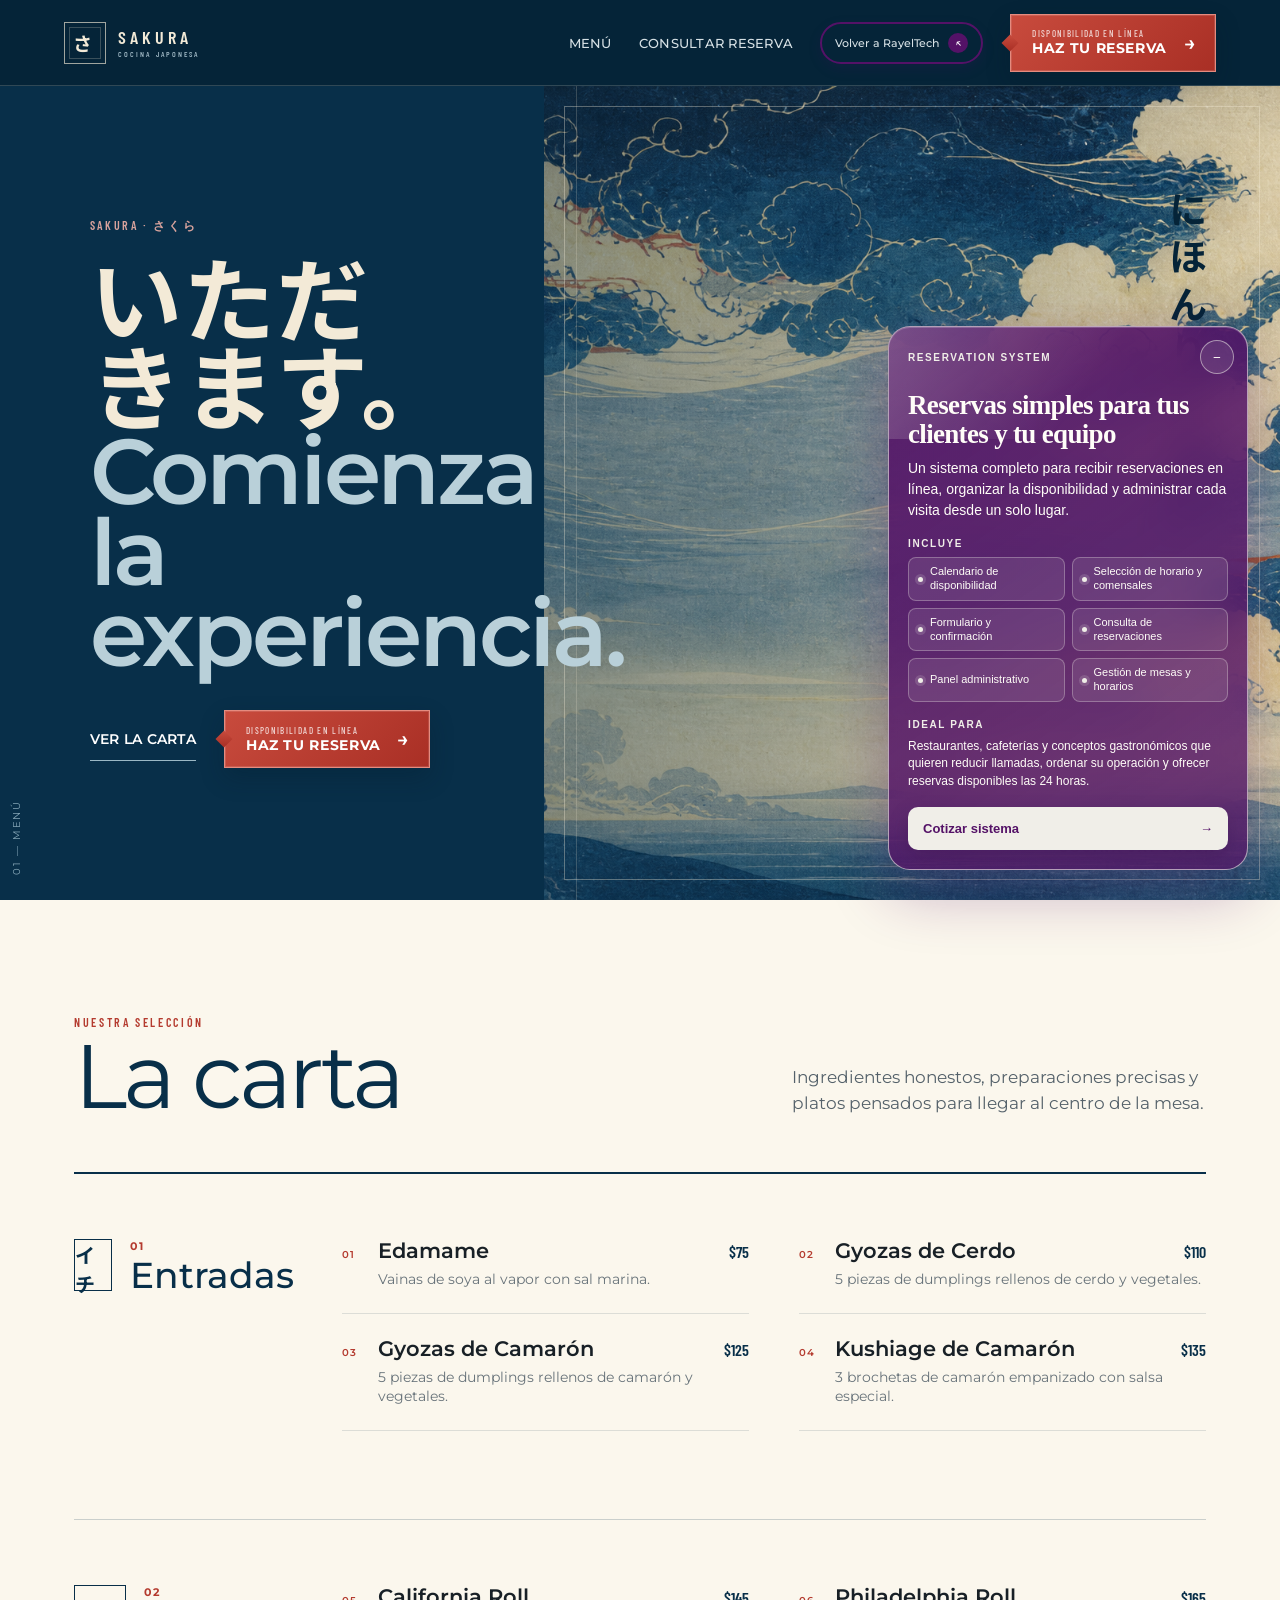
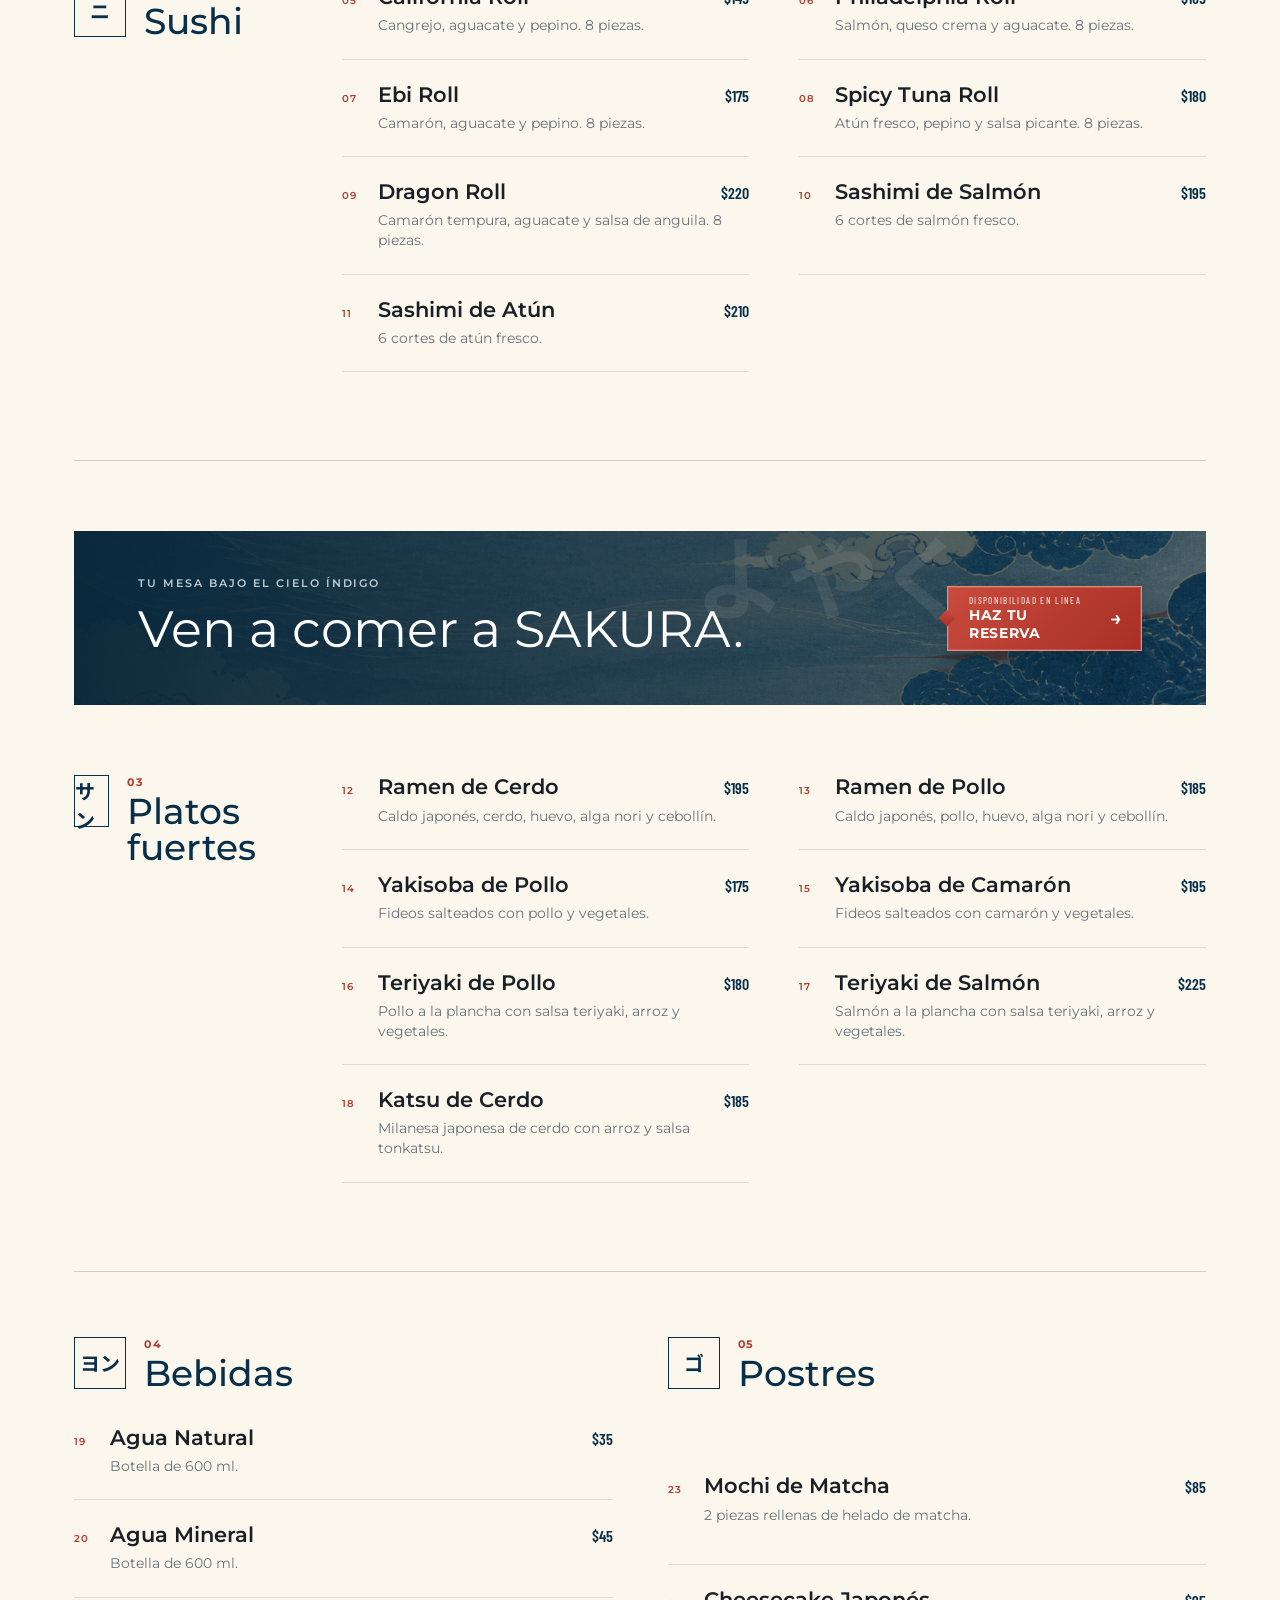
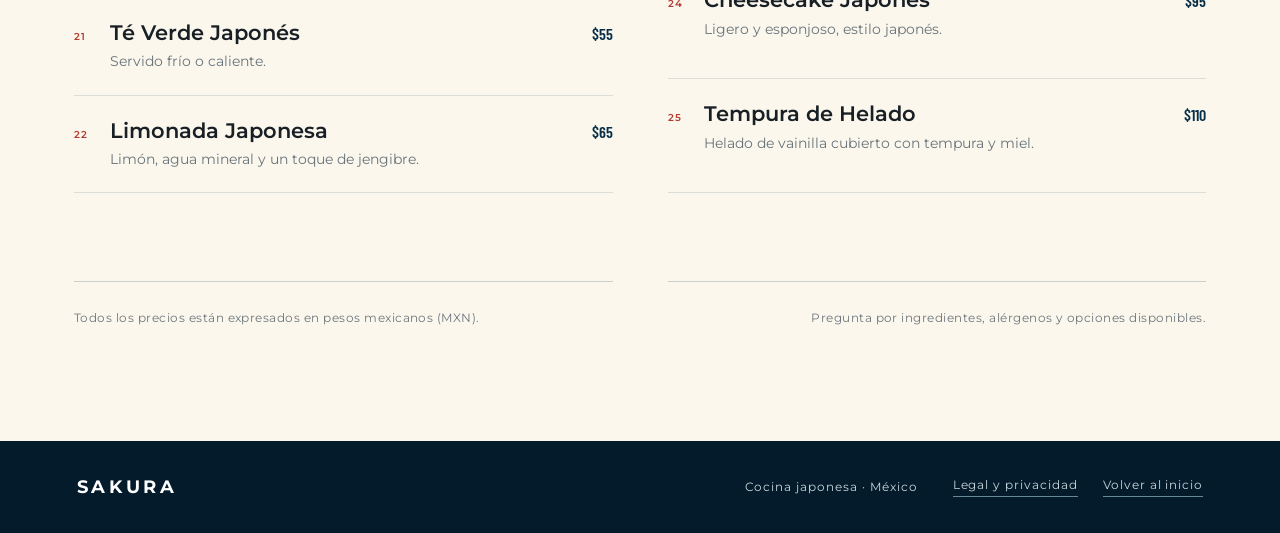
<file: apps/reservas-estatico/index.html>
<!doctype html>
<html lang="es-MX">
<head>
  <meta charset="utf-8">
  <meta name="viewport" content="width=device-width, initial-scale=1">
  <link rel="icon" type="image/svg+xml" href="../../favicon.svg">
  <meta name="description" content="Menú y reservaciones de SAKURA Cocina Japonesa.">
  <title>SAKURA · Cocina Japonesa</title>
  <link rel="preconnect" href="https://fonts.googleapis.com">
  <link rel="preconnect" href="https://fonts.gstatic.com" crossorigin>
  <link href="https://fonts.googleapis.com/css2?family=Barlow+Condensed:wght@400;500;600;700&family=Montserrat:wght@500;600;700;800&family=Noto+Sans+JP:wght@500;700&display=swap" rel="stylesheet">
  <link rel="stylesheet" href="styles.css?v=20260828a">
  <link rel="stylesheet" href="sakura.css?v=20260828e">
  <link rel="stylesheet" href="../../packages/back-link/back-link.css">
  <script src="../../packages/floating-quote-card/quote-card.js" defer></script>
  <script src="reservation-quote-card.js" defer></script>
</head>
<body class="guest-body sakura-site">
  <header class="guest-header sakura-header">
    <a class="wordmark" href="index.html" aria-label="SAKURA Cocina Japonesa, inicio">
      <span class="brand-mon" aria-hidden="true">さ</span>
      <span class="brand-name">SAKURA <small>COCINA JAPONESA</small></span>
    </a>
    <nav aria-label="Navegación principal">
      <a href="#carta">Menú</a>
      <a href="reservar.html#consulta">Consultar reserva</a>
      <a class="back-link" href="../landing/" aria-label="Volver al portafolio RayelTech"><span class="back-label">Volver a RayelTech</span><span class="back-arrow" aria-hidden="true">↖</span></a>
      <a class="reservation-nav" href="reservar.html"><small>Disponibilidad en línea</small><strong>Haz tu reserva</strong></a>
    </nav>
  </header>


  <main>
    <section class="menu-hero" id="menu">
      <div class="menu-hero-copy">
        <p class="sakura-kicker">SAKURA · さくら</p>
        <h1><span lang="ja">いただきます。</span><br><em>Comienza la experiencia.</em></h1>
        <div class="hero-actions">
          <a class="text-action" href="#carta">Ver la carta</a>
          <a class="reserve-action" href="reservar.html"><small>Disponibilidad en línea</small><strong>Haz tu reserva</strong></a>
        </div>
      </div>
      <div class="menu-hero-art" role="img" aria-label="Nubes japonesas en tonos azul índigo">
        <span lang="ja">にほんりょうり</span>
        <p>COCINA JAPONESA</p>
      </div>
      <p class="hero-index" aria-hidden="true">01 — MENÚ</p>
    </section>

    <section class="menu-sheet" id="carta" aria-labelledby="menu-title">
      <header class="menu-heading">
        <div><p class="sakura-kicker">Nuestra selección</p><h2 id="menu-title">La carta</h2></div>
        <p>Ingredientes honestos, preparaciones precisas y platos pensados para llegar al centro de la mesa.</p>
      </header>

      <section class="menu-category" aria-labelledby="entradas-title">
        <header><span lang="ja">イチ</span><div><p>01</p><h3 id="entradas-title">Entradas</h3></div></header>
        <div class="menu-items">
          <article><div><span>01</span><h4>Edamame</h4><strong>$75</strong></div><p>Vainas de soya al vapor con sal marina.</p></article>
          <article><div><span>02</span><h4>Gyozas de Cerdo</h4><strong>$110</strong></div><p>5 piezas de dumplings rellenos de cerdo y vegetales.</p></article>
          <article><div><span>03</span><h4>Gyozas de Camarón</h4><strong>$125</strong></div><p>5 piezas de dumplings rellenos de camarón y vegetales.</p></article>
          <article><div><span>04</span><h4>Kushiage de Camarón</h4><strong>$135</strong></div><p>3 brochetas de camarón empanizado con salsa especial.</p></article>
        </div>
      </section>

      <section class="menu-category" aria-labelledby="sushi-title">
        <header><span lang="ja">ニ</span><div><p>02</p><h3 id="sushi-title">Sushi</h3></div></header>
        <div class="menu-items">
          <article><div><span>05</span><h4>California Roll</h4><strong>$145</strong></div><p>Cangrejo, aguacate y pepino. 8 piezas.</p></article>
          <article><div><span>06</span><h4>Philadelphia Roll</h4><strong>$165</strong></div><p>Salmón, queso crema y aguacate. 8 piezas.</p></article>
          <article><div><span>07</span><h4>Ebi Roll</h4><strong>$175</strong></div><p>Camarón, aguacate y pepino. 8 piezas.</p></article>
          <article><div><span>08</span><h4>Spicy Tuna Roll</h4><strong>$180</strong></div><p>Atún fresco, pepino y salsa picante. 8 piezas.</p></article>
          <article><div><span>09</span><h4>Dragon Roll</h4><strong>$220</strong></div><p>Camarón tempura, aguacate y salsa de anguila. 8 piezas.</p></article>
          <article><div><span>10</span><h4>Sashimi de Salmón</h4><strong>$195</strong></div><p>6 cortes de salmón fresco.</p></article>
          <article><div><span>11</span><h4>Sashimi de Atún</h4><strong>$210</strong></div><p>6 cortes de atún fresco.</p></article>
        </div>
      </section>

      <aside class="reservation-prompt" aria-label="Reservar una mesa">
        <div><p>Tu mesa bajo el cielo índigo</p><h2>Ven a comer a SAKURA.</h2></div>
        <a href="reservar.html"><small>Disponibilidad en línea</small><strong>Haz tu reserva</strong></a>
      </aside>

      <section class="menu-category" aria-labelledby="fuertes-title">
        <header><span lang="ja">サン</span><div><p>03</p><h3 id="fuertes-title">Platos fuertes</h3></div></header>
        <div class="menu-items">
          <article><div><span>12</span><h4>Ramen de Cerdo</h4><strong>$195</strong></div><p>Caldo japonés, cerdo, huevo, alga nori y cebollín.</p></article>
          <article><div><span>13</span><h4>Ramen de Pollo</h4><strong>$185</strong></div><p>Caldo japonés, pollo, huevo, alga nori y cebollín.</p></article>
          <article><div><span>14</span><h4>Yakisoba de Pollo</h4><strong>$175</strong></div><p>Fideos salteados con pollo y vegetales.</p></article>
          <article><div><span>15</span><h4>Yakisoba de Camarón</h4><strong>$195</strong></div><p>Fideos salteados con camarón y vegetales.</p></article>
          <article><div><span>16</span><h4>Teriyaki de Pollo</h4><strong>$180</strong></div><p>Pollo a la plancha con salsa teriyaki, arroz y vegetales.</p></article>
          <article><div><span>17</span><h4>Teriyaki de Salmón</h4><strong>$225</strong></div><p>Salmón a la plancha con salsa teriyaki, arroz y vegetales.</p></article>
          <article><div><span>18</span><h4>Katsu de Cerdo</h4><strong>$185</strong></div><p>Milanesa japonesa de cerdo con arroz y salsa tonkatsu.</p></article>
        </div>
      </section>

      <div class="menu-pair">
        <section class="menu-category compact" aria-labelledby="bebidas-title">
          <header><span lang="ja">ヨン</span><div><p>04</p><h3 id="bebidas-title">Bebidas</h3></div></header>
          <div class="menu-items">
            <article><div><span>19</span><h4>Agua Natural</h4><strong>$35</strong></div><p>Botella de 600 ml.</p></article>
            <article><div><span>20</span><h4>Agua Mineral</h4><strong>$45</strong></div><p>Botella de 600 ml.</p></article>
            <article><div><span>21</span><h4>Té Verde Japonés</h4><strong>$55</strong></div><p>Servido frío o caliente.</p></article>
            <article><div><span>22</span><h4>Limonada Japonesa</h4><strong>$65</strong></div><p>Limón, agua mineral y un toque de jengibre.</p></article>
          </div>
        </section>
        <section class="menu-category compact" aria-labelledby="postres-title">
          <header><span lang="ja">ゴ</span><div><p>05</p><h3 id="postres-title">Postres</h3></div></header>
          <div class="menu-items">
            <article><div><span>23</span><h4>Mochi de Matcha</h4><strong>$85</strong></div><p>2 piezas rellenas de helado de matcha.</p></article>
            <article><div><span>24</span><h4>Cheesecake Japonés</h4><strong>$95</strong></div><p>Ligero y esponjoso, estilo japonés.</p></article>
            <article><div><span>25</span><h4>Tempura de Helado</h4><strong>$110</strong></div><p>Helado de vainilla cubierto con tempura y miel.</p></article>
          </div>
        </section>
      </div>

      <footer class="menu-note"><p>Todos los precios están expresados en pesos mexicanos (MXN).</p><p>Pregunta por ingredientes, alérgenos y opciones disponibles.</p></footer>
    </section>

  </main>

  <footer class="sakura-footer"><strong>SAKURA</strong><p>Cocina japonesa · México</p><nav aria-label="Información legal"><a href="legales.html">Legal y privacidad</a><a href="#menu">Volver al inicio</a></nav></footer>
</body>
</html>
</file>
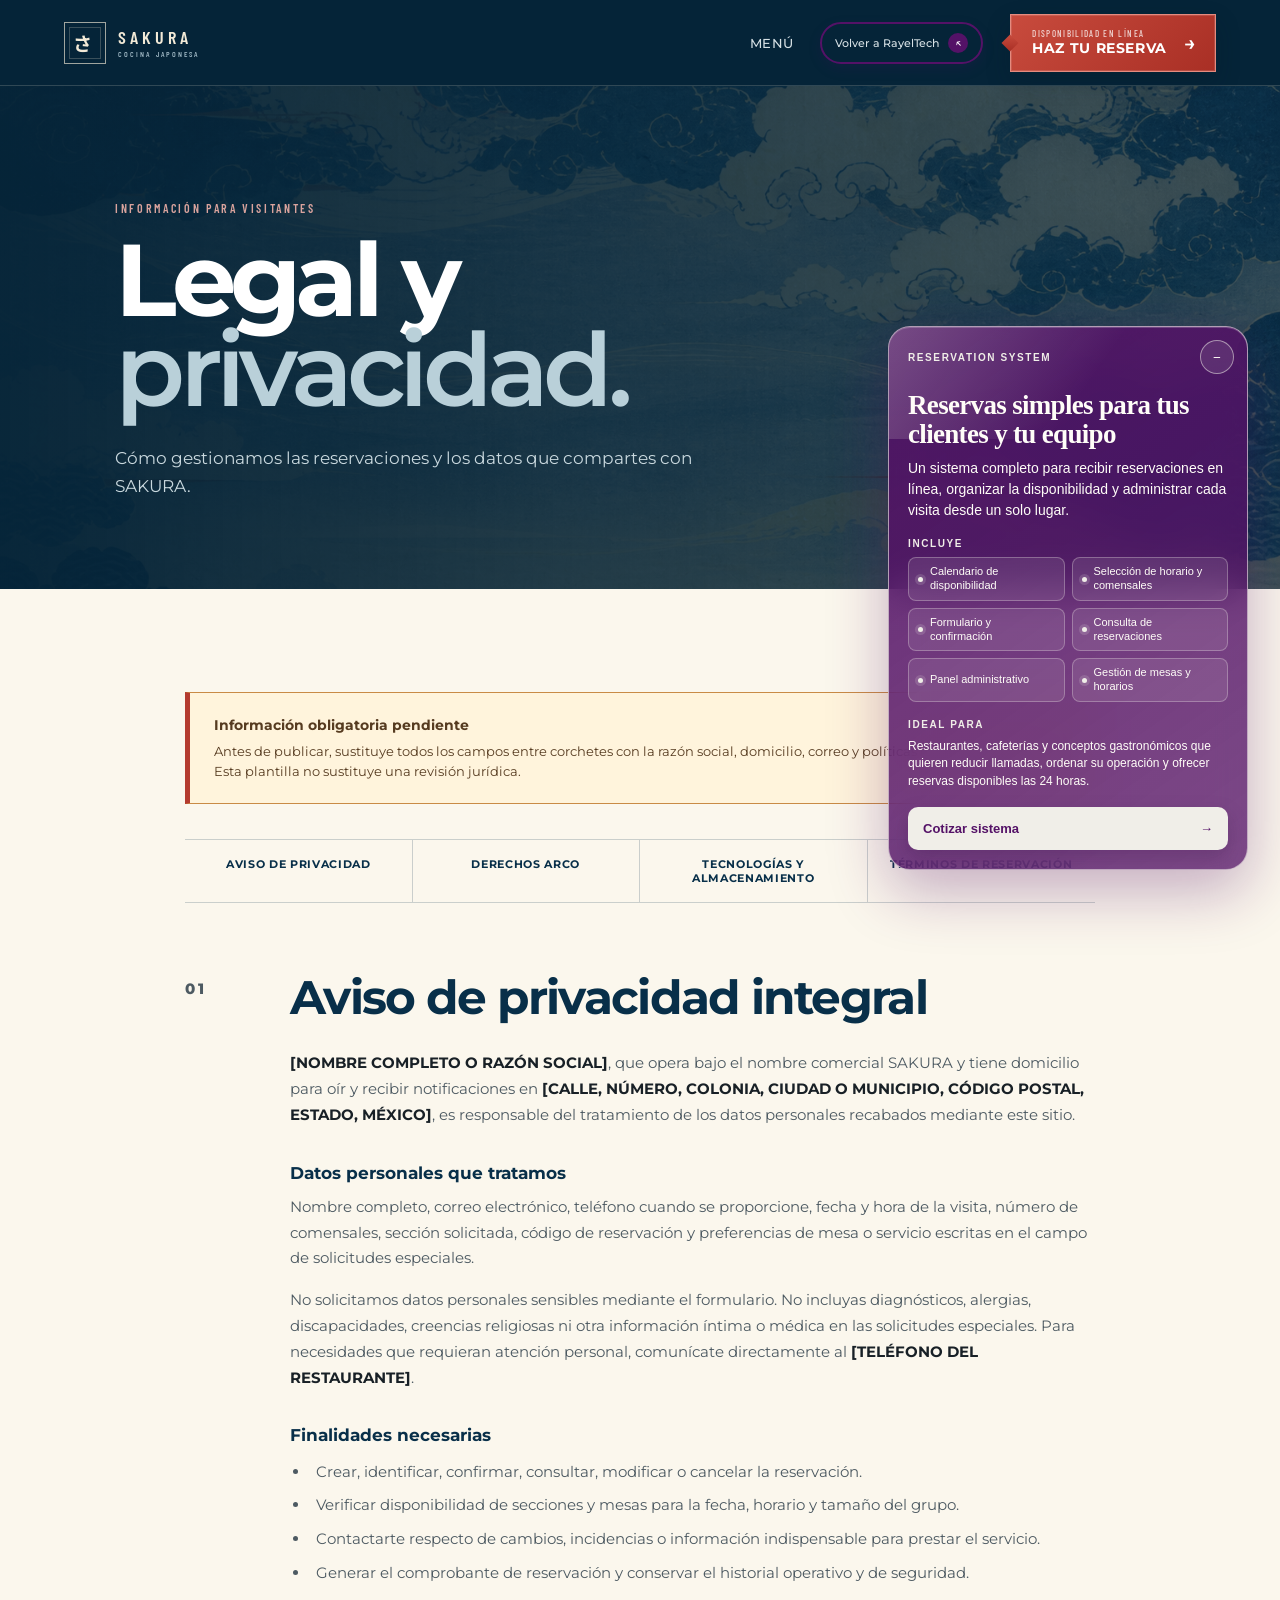
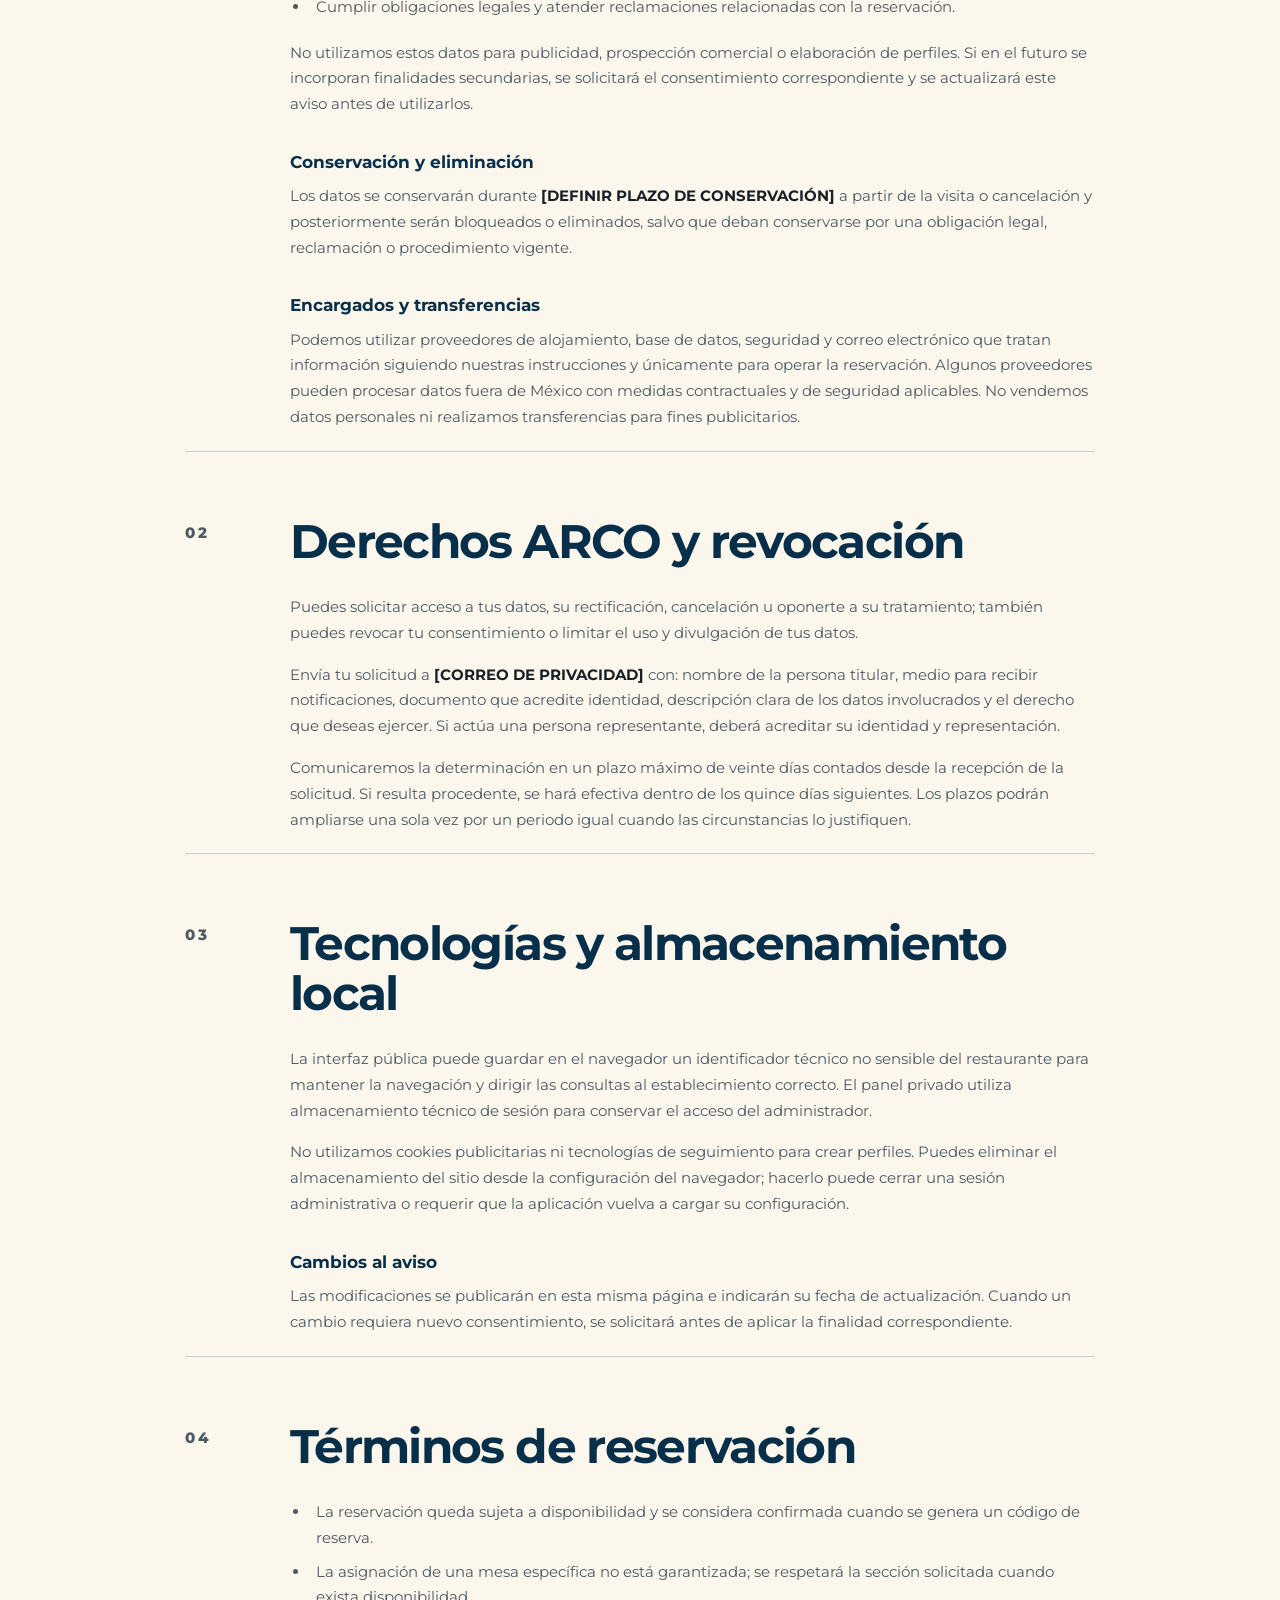
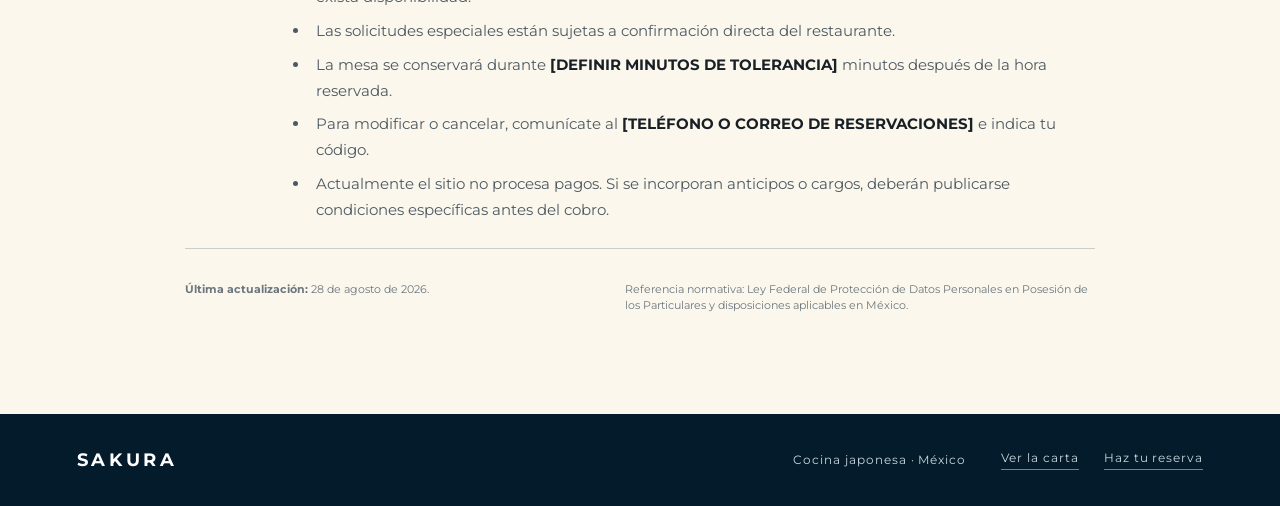
<file: apps/reservas-estatico/legales.html>
<!doctype html>
<html lang="es-MX">
<head>
  <meta charset="utf-8">
  <meta name="viewport" content="width=device-width, initial-scale=1">
  <link rel="icon" type="image/svg+xml" href="../../favicon.svg">
  <meta name="description" content="Aviso de privacidad y términos de reservación de SAKURA Cocina Japonesa.">
  <title>Legal y privacidad · SAKURA</title>
  <link rel="preconnect" href="https://fonts.googleapis.com">
  <link rel="preconnect" href="https://fonts.gstatic.com" crossorigin>
  <link href="https://fonts.googleapis.com/css2?family=Barlow+Condensed:wght@400;500;600;700&family=Montserrat:wght@500;600;700;800&family=Noto+Sans+JP:wght@500;700&display=swap" rel="stylesheet">
  <link rel="stylesheet" href="styles.css?v=20260828b">
  <link rel="stylesheet" href="sakura.css?v=20260828e">
  <link rel="stylesheet" href="legal.css?v=20260828a">
  <link rel="stylesheet" href="../../packages/back-link/back-link.css">
  <script src="../../packages/floating-quote-card/quote-card.js" defer></script>
  <script src="reservation-quote-card.js" defer></script>
</head>
<body class="guest-body sakura-site legal-page">
  <header class="guest-header sakura-header">
    <a class="wordmark" href="index.html" aria-label="SAKURA Cocina Japonesa, ir al menú">
      <span class="brand-mon" aria-hidden="true">さ</span>
      <span class="brand-name">SAKURA <small>COCINA JAPONESA</small></span>
    </a>
    <nav aria-label="Navegación principal">
      <a href="index.html#carta">Menú</a>
      <a class="back-link" href="../landing/" aria-label="Volver al portafolio RayelTech"><span class="back-label">Volver a RayelTech</span><span class="back-arrow" aria-hidden="true">↖</span></a>
      <a class="reservation-nav" href="reservar.html"><small>Disponibilidad en línea</small><strong>Haz tu reserva</strong></a>
    </nav>
  </header>

  <main>
    <header class="legal-hero">
      <p class="sakura-kicker">Información para visitantes</p>
      <h1>Legal y<br><em>privacidad.</em></h1>
      <p>Cómo gestionamos las reservaciones y los datos que compartes con SAKURA.</p>
    </header>

    <section class="legal-document" aria-label="Información legal de SAKURA">
      <aside class="legal-pending" role="note">
        <strong>Información obligatoria pendiente</strong>
        <p>Antes de publicar, sustituye todos los campos entre corchetes con la razón social, domicilio, correo y políticas reales del restaurante. Esta plantilla no sustituye una revisión jurídica.</p>
      </aside>

      <nav class="legal-index" aria-label="Contenido legal">
        <a href="#privacidad">Aviso de privacidad</a>
        <a href="#derechos-arco">Derechos ARCO</a>
        <a href="#tecnologias">Tecnologías y almacenamiento</a>
        <a href="#terminos">Términos de reservación</a>
      </nav>

      <article id="privacidad">
        <p class="legal-number">01</p>
        <h2>Aviso de privacidad integral</h2>
        <p><strong>[NOMBRE COMPLETO O RAZÓN SOCIAL]</strong>, que opera bajo el nombre comercial SAKURA y tiene domicilio para oír y recibir notificaciones en <strong>[CALLE, NÚMERO, COLONIA, CIUDAD O MUNICIPIO, CÓDIGO POSTAL, ESTADO, MÉXICO]</strong>, es responsable del tratamiento de los datos personales recabados mediante este sitio.</p>

        <h3>Datos personales que tratamos</h3>
        <p>Nombre completo, correo electrónico, teléfono cuando se proporcione, fecha y hora de la visita, número de comensales, sección solicitada, código de reservación y preferencias de mesa o servicio escritas en el campo de solicitudes especiales.</p>
        <p>No solicitamos datos personales sensibles mediante el formulario. No incluyas diagnósticos, alergias, discapacidades, creencias religiosas ni otra información íntima o médica en las solicitudes especiales. Para necesidades que requieran atención personal, comunícate directamente al <strong>[TELÉFONO DEL RESTAURANTE]</strong>.</p>

        <h3>Finalidades necesarias</h3>
        <ul>
          <li>Crear, identificar, confirmar, consultar, modificar o cancelar la reservación.</li>
          <li>Verificar disponibilidad de secciones y mesas para la fecha, horario y tamaño del grupo.</li>
          <li>Contactarte respecto de cambios, incidencias o información indispensable para prestar el servicio.</li>
          <li>Generar el comprobante de reservación y conservar el historial operativo y de seguridad.</li>
          <li>Cumplir obligaciones legales y atender reclamaciones relacionadas con la reservación.</li>
        </ul>
        <p>No utilizamos estos datos para publicidad, prospección comercial o elaboración de perfiles. Si en el futuro se incorporan finalidades secundarias, se solicitará el consentimiento correspondiente y se actualizará este aviso antes de utilizarlos.</p>

        <h3>Conservación y eliminación</h3>
        <p>Los datos se conservarán durante <strong>[DEFINIR PLAZO DE CONSERVACIÓN]</strong> a partir de la visita o cancelación y posteriormente serán bloqueados o eliminados, salvo que deban conservarse por una obligación legal, reclamación o procedimiento vigente.</p>

        <h3>Encargados y transferencias</h3>
        <p>Podemos utilizar proveedores de alojamiento, base de datos, seguridad y correo electrónico que tratan información siguiendo nuestras instrucciones y únicamente para operar la reservación. Algunos proveedores pueden procesar datos fuera de México con medidas contractuales y de seguridad aplicables. No vendemos datos personales ni realizamos transferencias para fines publicitarios.</p>
      </article>

      <article id="derechos-arco">
        <p class="legal-number">02</p>
        <h2>Derechos ARCO y revocación</h2>
        <p>Puedes solicitar acceso a tus datos, su rectificación, cancelación u oponerte a su tratamiento; también puedes revocar tu consentimiento o limitar el uso y divulgación de tus datos.</p>
        <p>Envía tu solicitud a <strong>[CORREO DE PRIVACIDAD]</strong> con: nombre de la persona titular, medio para recibir notificaciones, documento que acredite identidad, descripción clara de los datos involucrados y el derecho que deseas ejercer. Si actúa una persona representante, deberá acreditar su identidad y representación.</p>
        <p>Comunicaremos la determinación en un plazo máximo de veinte días contados desde la recepción de la solicitud. Si resulta procedente, se hará efectiva dentro de los quince días siguientes. Los plazos podrán ampliarse una sola vez por un periodo igual cuando las circunstancias lo justifiquen.</p>
      </article>

      <article id="tecnologias">
        <p class="legal-number">03</p>
        <h2>Tecnologías y almacenamiento local</h2>
        <p>La interfaz pública puede guardar en el navegador un identificador técnico no sensible del restaurante para mantener la navegación y dirigir las consultas al establecimiento correcto. El panel privado utiliza almacenamiento técnico de sesión para conservar el acceso del administrador.</p>
        <p>No utilizamos cookies publicitarias ni tecnologías de seguimiento para crear perfiles. Puedes eliminar el almacenamiento del sitio desde la configuración del navegador; hacerlo puede cerrar una sesión administrativa o requerir que la aplicación vuelva a cargar su configuración.</p>

        <h3>Cambios al aviso</h3>
        <p>Las modificaciones se publicarán en esta misma página e indicarán su fecha de actualización. Cuando un cambio requiera nuevo consentimiento, se solicitará antes de aplicar la finalidad correspondiente.</p>
      </article>

      <article id="terminos">
        <p class="legal-number">04</p>
        <h2>Términos de reservación</h2>
        <ul>
          <li>La reservación queda sujeta a disponibilidad y se considera confirmada cuando se genera un código de reserva.</li>
          <li>La asignación de una mesa específica no está garantizada; se respetará la sección solicitada cuando exista disponibilidad.</li>
          <li>Las solicitudes especiales están sujetas a confirmación directa del restaurante.</li>
          <li>La mesa se conservará durante <strong>[DEFINIR MINUTOS DE TOLERANCIA]</strong> minutos después de la hora reservada.</li>
          <li>Para modificar o cancelar, comunícate al <strong>[TELÉFONO O CORREO DE RESERVACIONES]</strong> e indica tu código.</li>
          <li>Actualmente el sitio no procesa pagos. Si se incorporan anticipos o cargos, deberán publicarse condiciones específicas antes del cobro.</li>
        </ul>
      </article>

      <footer class="legal-meta">
        <p><strong>Última actualización:</strong> 28 de agosto de 2026.</p>
        <p>Referencia normativa: Ley Federal de Protección de Datos Personales en Posesión de los Particulares y disposiciones aplicables en México.</p>
      </footer>
    </section>
  </main>

  <footer class="sakura-footer"><strong>SAKURA</strong><p>Cocina japonesa · México</p><nav aria-label="Navegación secundaria"><a href="index.html#carta">Ver la carta</a><a href="reservar.html">Haz tu reserva</a></nav></footer>
</body>
</html>
</file>
<file: apps/borrador/styles.css>
:root{--bg:#121015;--surface:#1d1823;--line:rgba(255,255,255,.14);--ink:#faf8fc;--muted:#c8c0ce;--purple:#a96dff;--purple-soft:#d9c3ff;--lime:#d9ef72;font-family:Inter,Arial,sans-serif;color:var(--ink);background:var(--bg)}*{box-sizing:border-box}html{scroll-behavior:smooth}body{min-width:320px;margin:0;background:radial-gradient(circle at 50% -10%,#342444 0,transparent 33rem),var(--bg)}a{color:inherit}.skip-link{position:fixed;z-index:10;top:12px;left:12px;padding:10px 14px;color:#18121e;background:var(--purple-soft);transform:translateY(-150%)}.skip-link:focus{transform:translateY(0)}.site-header,footer{display:flex;align-items:center;justify-content:space-between;gap:24px;max-width:1240px;margin:auto;padding:22px clamp(24px,5vw,68px)}.site-header{border-bottom:1px solid var(--line)}.brand{display:inline-flex;align-items:center;gap:10px;font:700 .78rem/1 "DM Mono",monospace;letter-spacing:.08em;text-decoration:none}.brand img{width:31px;height:31px;border-radius:8px}.brand span span,.header-cta,.header-cta span{color:var(--purple-soft)}nav{display:flex;gap:28px;font-size:.84rem}nav a,footer>a:not(.brand){color:var(--muted);text-decoration:none}nav a:hover,footer>a:not(.brand):hover{color:var(--purple-soft)}.hero{position:relative;display:grid;grid-template-columns:minmax(0,.95fr) minmax(300px,.7fr);align-items:center;gap:clamp(40px,8vw,110px);max-width:1040px;min-height:calc(100dvh - 76px);margin:auto;padding:34px 24px 42px;overflow:hidden}.hero-copy{max-width:640px}.eyebrow{display:flex;align-items:center;gap:10px;margin:0 0 22px;color:var(--purple-soft);font:500 .7rem/1.3 "DM Mono",monospace;letter-spacing:.09em;text-transform:uppercase}.eyebrow span{width:24px;height:1px;background:currentColor}.hero h1,.section-heading h2,.process h2,.contact h2{margin:0;font-size:clamp(2.75rem,6.2vw,5.5rem);font-weight:800;letter-spacing:-.065em;line-height:1.02}.hero h1 em,.contact h2 em{color:var(--purple-soft);font-family:"Playfair Display",serif;font-weight:600}.hero-text{max-width:600px;margin:25px 0;color:var(--muted);font-size:clamp(1rem,1.35vw,1.1rem);line-height:1.7}.hero-actions{display:flex;flex-wrap:wrap;align-items:center;gap:26px}.button{display:inline-flex;align-items:center;gap:22px;padding:17px 20px;font:700 .72rem/1 "DM Mono",monospace;letter-spacing:.07em;text-decoration:none;text-transform:uppercase;transition:transform .2s,background .2s}.button:hover{transform:translateY(-3px)}.button-primary{color:#17131d;background:var(--purple-soft)}.text-link{font-size:.84rem;text-decoration:none}.text-link span{color:var(--purple-soft)}.hero-visual{position:relative;display:grid;place-items:center;height:min(62vh,530px)}.orb{position:absolute;border-radius:50%;filter:blur(1px)}.orb-one{width:min(36vw,380px);height:min(36vw,380px);background:var(--purple);opacity:.55}.orb-two{width:min(22vw,240px);height:min(22vw,240px);background:var(--lime);opacity:.9;transform:translate(120px,72px)}.phone-mockup{position:relative;z-index:1;width:clamp(210px,19vw,260px);padding:11px;border:5px solid #09080a;border-radius:34px;background:#09080a;box-shadow:20px 22px 0 rgba(169,109,255,.22),0 28px 70px rgba(0,0,0,.4);transform:rotate(4deg)}.phone-speaker{position:absolute;z-index:2;top:10px;left:50%;width:68px;height:15px;border-radius:999px;background:#09080a;transform:translateX(-50%)}.phone-screen{height:clamp(380px,43vh,470px);overflow:hidden;border-radius:21px;background:#27212d}.phone-screen img{width:100%;height:100%;object-fit:cover;object-position:center}.proof{display:flex;justify-content:center;align-items:center;gap:18px;padding:19px 24px;color:#1a1420;background:var(--purple-soft);overflow:hidden}.proof p{flex:0 0 auto;margin:0;font:700 .66rem/1.3 "DM Mono",monospace;letter-spacing:.06em}.proof span{width:5px;height:5px;flex:0 0 5px;border-radius:50%;background:#1a1420}.proposals{max-width:1240px;margin:auto;padding:110px clamp(24px,5vw,68px)}.section-heading{text-align:center}.section-heading .eyebrow{justify-content:center;margin-bottom:20px}.section-heading h2{font-size:clamp(2.35rem,4.8vw,4.45rem)}.section-heading>p:last-child{max-width:570px;margin:24px auto 56px;color:var(--muted);line-height:1.7}.proposal-list{display:grid;grid-template-columns:repeat(2,minmax(0,1fr));gap:18px}.proposal-card{position:relative;padding:26px;border:1px solid var(--line);background:var(--surface);text-align:left}.proposal-number{color:var(--purple-soft);font:500 .67rem "DM Mono",monospace}.proposal-image{position:relative;height:210px;margin:22px 0;overflow:hidden}.proposal-image img{width:100%;height:100%;object-fit:cover;filter:saturate(.8);transition:transform .45s}.proposal-card:hover img{transform:scale(1.05)}.proposal-image span{position:absolute;right:10px;bottom:10px;padding:7px 9px;color:#19131f;background:var(--purple-soft);font:500 .53rem "DM Mono",monospace;text-transform:uppercase}.proposal-label{margin:0 0 9px;color:var(--purple-soft);font:500 .65rem "DM Mono",monospace;letter-spacing:.07em;text-transform:uppercase}.proposal-copy h3{margin:0;font-size:1.55rem;letter-spacing:-.035em;line-height:1.12}.proposal-copy>p:not(.proposal-label){min-height:76px;color:var(--muted);font-size:.88rem;line-height:1.6}.proposal-copy ul{display:grid;gap:7px;padding:0;list-style:none;color:#e8e1ed;font-size:.76rem}.proposal-copy li::before{margin-right:8px;color:var(--purple-soft);content:"✦"}.proposal-copy a{display:inline-block;margin-top:14px;color:var(--ink);font:700 .68rem "DM Mono",monospace;letter-spacing:.04em;text-decoration:none}.proposal-copy a span{color:var(--purple-soft);font-size:1.3em}.process{display:grid;grid-template-columns:1fr 1fr;gap:8vw;align-items:start;padding:94px max(24px,calc((100% - 1104px)/2));background:var(--surface)}.process h2{font-size:clamp(2.25rem,4vw,4rem)}.process ol{margin:0;padding:0;list-style:none}.process li{display:grid;grid-template-columns:40px 1fr;gap:18px;padding:21px 0;border-top:1px solid var(--line)}.process b{color:var(--purple-soft);font:500 .67rem "DM Mono",monospace}.process h3{margin:0;font-size:1rem}.process li p{margin:7px 0 0;color:var(--muted);font-size:.88rem;line-height:1.6}.contact{padding:112px 24px;text-align:center;color:#1a1420;background:var(--purple-soft)}.contact h2{font-size:clamp(2.7rem,5.7vw,5.7rem)}.contact>p{max-width:500px;margin:25px auto 31px;font-size:1rem;line-height:1.65}.button-light{color:var(--ink);background:#201827}.button-light:hover{background:#3c2e48}footer{font-size:.75rem;border-top:1px solid var(--line)}footer p{margin:0;color:var(--muted);text-align:center}
@media(max-width:760px){.site-header{padding-block:18px}nav{display:none}.header-cta{font-size:.75rem}.hero{display:flex;flex-direction:column;justify-content:center;min-height:calc(100dvh - 67px);padding:40px 24px 24px;text-align:center;gap:0}.hero .eyebrow,.hero-actions{justify-content:center}.hero h1{font-size:clamp(2.55rem,12vw,4rem)}.hero-text{margin:18px 0;font-size:.95rem}.hero-visual{width:100%;height:250px;margin-top:28px}.orb-one{width:250px;height:250px}.orb-two{width:155px;height:155px;transform:translate(88px,48px)}.phone-mockup{width:170px;padding:8px;border-width:4px;border-radius:26px}.phone-speaker{top:7px;width:52px;height:11px}.phone-screen{height:285px;border-radius:16px}.proof{justify-content:flex-start}.proof p{font-size:.56rem}.proof p:nth-of-type(n+2),.proof span:nth-of-type(n+2){display:none}.proposals{padding-block:72px}.proposal-list{grid-template-columns:1fr}.proposal-copy>p:not(.proposal-label){min-height:0}.process{grid-template-columns:1fr;gap:36px;padding-block:70px}.contact{padding-block:80px}footer{flex-wrap:wrap}footer p{width:100%;order:3;text-align:left}}@media(prefers-reduced-motion:reduce){*,*::before,*::after{scroll-behavior:auto!important;transition:none!important}}
</file>
<file: apps/classic/styles.css>
:root{--ink:#20382d;--red:#a63229;--cream:#f5efe2;--paper:#fffaf0;--gold:#b98a48;--muted:#6d756f;--line:rgba(32,56,45,.18)}
*{box-sizing:border-box}html{scroll-behavior:smooth;scroll-padding-top:88px}body{min-width:320px;margin:0;color:var(--ink);background:var(--cream);font-family:"DM Sans",sans-serif}.site-header{position:sticky;z-index:100;top:0;display:flex;align-items:center;justify-content:space-between;min-height:76px;padding:0 clamp(20px,5vw,72px);border-bottom:1px solid var(--line);background:rgba(245,239,226,.94);backdrop-filter:blur(12px)}.logo{display:flex;align-items:center;gap:10px;color:var(--ink);text-decoration:none}.logo-monogram{display:grid;place-items:center;width:38px;height:38px;border:1px solid currentColor;border-radius:50%;font:400 14px "Italiana",serif}.logo strong,.logo small{display:block;line-height:1}.logo strong{font:400 17px "Italiana",serif;letter-spacing:.14em}.logo small{margin-top:5px;font-size:8px;letter-spacing:.31em}.nav-links{display:flex;gap:clamp(14px,2.2vw,32px)}.nav-links a{color:var(--ink);font-size:12px;font-weight:600;text-decoration:none}.nav-links a:hover,.nav-links a:focus-visible{color:var(--red)}.nav-toggle{display:none}.menu-intro{padding:clamp(42px,7vw,76px) 20px 34px;text-align:center}.menu-intro p{margin:0;color:var(--red);font-size:10px;font-weight:600;letter-spacing:.22em}.menu-intro h1{margin:8px 0 12px;font:400 clamp(44px,6vw,72px) "Italiana",serif}.menu-intro span{color:var(--muted);font-size:13px}.menu-section{width:min(1050px,calc(100% - 40px));margin:0 auto;padding:46px 0;border-top:1px solid var(--line)}.section-title{display:flex;align-items:baseline;gap:20px;margin-bottom:32px}.section-title span{color:var(--gold);font:400 14px "Italiana",serif}.section-title h2{margin:0;font:400 clamp(35px,5vw,52px) "Italiana",serif}.dishes{display:grid;grid-template-columns:repeat(2,minmax(0,1fr));gap:30px 70px}.dish{display:grid;grid-template-columns:1fr auto;gap:5px 20px}.dish h3{margin:0;font:500 17px "DM Sans",sans-serif}.dish-price{grid-column:2;grid-row:1;color:var(--red);font-weight:600}.dish p{grid-column:1/-1;margin:0;color:var(--muted);font-size:13px;line-height:1.55}footer{display:flex;align-items:center;justify-content:space-between;gap:28px;margin-top:50px;padding:42px clamp(22px,6vw,80px);color:#f6efe4;background:#20382d}.logo-light{color:#f6efe4}footer p{color:#bdc9c0;font-size:13px}footer>a:last-child{padding:12px 18px;border:1px solid #e0bd82;color:#fff;text-decoration:none;font-size:12px}
@media(max-width:760px){html{scroll-padding-top:72px}.site-header{min-height:68px;padding:0 16px}.nav-toggle{display:flex;align-items:center;gap:9px;border:0;color:var(--ink);background:transparent;font-weight:700}.nav-links{position:absolute;top:68px;right:12px;display:none;width:210px;padding:12px;border:1px solid var(--line);border-radius:12px;background:var(--paper);box-shadow:0 16px 35px rgba(20,43,33,.16)}.nav-links.open{display:grid}.nav-links a{padding:9px}.menu-intro{padding:38px 18px 28px}.menu-intro span{display:block;max-width:310px;margin:auto;line-height:1.5}.menu-section{width:min(100% - 30px,620px);padding:38px 0}.section-title{margin-bottom:25px}.dishes{grid-template-columns:1fr;gap:24px}.dish h3{font-size:16px}.dish p{padding-right:25px}footer{align-items:flex-start;flex-direction:column;padding-bottom:120px}}
@media(prefers-reduced-motion:reduce){html{scroll-behavior:auto}}
.section-content{display:grid;grid-template-columns:minmax(0,1.05fr) minmax(300px,.95fr);align-items:center;gap:clamp(34px,6vw,86px)}
.category-gallery{display:grid;grid-template-columns:1.1fr .9fr;align-items:center;gap:clamp(12px,2vw,24px)}
.category-photo{margin:0;overflow:hidden;border-radius:2px;background:#d8cebc}
.category-photo-1{aspect-ratio:4/5}.category-photo-2{aspect-ratio:3/4;transform:translateY(clamp(18px,4vw,52px))}
.category-photo img{display:block;width:100%;height:100%;object-fit:cover;transition:transform .5s ease}
.category-photo:hover img{transform:scale(1.035)}
.menu-section:nth-child(odd) .category-gallery{order:2}.menu-section:nth-child(odd) .dishes{order:1}.menu-section:nth-child(even) .category-gallery{order:1}.menu-section:nth-child(even) .dishes{order:2}
@media(max-width:760px){.section-content{grid-template-columns:1fr;gap:30px}.category-gallery{gap:12px}.category-photo-2{transform:translateY(22px)}.menu-section:nth-child(n) .category-gallery{order:1}.menu-section:nth-child(n) .dishes{order:2}}
</file>
<file: packages/back-link/back-link.css>
.header-actions {
  display: flex;
  align-items: center;
  gap: clamp(16px, 2.2vw, 30px);
}

.back-link {
  display: inline-flex;
  align-items: center;
  gap: 9px;
  padding: 9px 13px;
  border: 2px solid #541267;
  border-radius: 999px;
  color: #541267;
  font-size: 11px;
  font-weight: 700;
  text-decoration: none;
  white-space: nowrap;
  box-shadow: 0 5px 14px rgba(84, 18, 103, .12);
  transition: color .2s ease, background-color .2s ease, transform .2s ease, box-shadow .2s ease;
}

.back-arrow {
  display: grid;
  width: 20px;
  height: 20px;
  place-items: center;
  border-radius: 50%;
  color: #fff;
  background: #541267;
  font-size: 12px;
  line-height: 1;
  transition: color .2s ease, background-color .2s ease;
}

.back-link:hover,
.back-link:focus-visible {
  color: #fff;
  background: #541267;
  box-shadow: 0 8px 20px rgba(84, 18, 103, .25);
  outline: none;
  transform: translateY(-2px);
}

.back-link:hover .back-arrow,
.back-link:focus-visible .back-arrow {
  color: #541267;
  background: #fff;
}

@media (max-width: 1100px) {
  .back-label { display: none; }
  .back-link { width: 38px; height: 38px; justify-content: center; padding: 0; }
  .back-arrow { width: auto; height: auto; color: #541267; background: transparent; font-size: 16px; }
  .back-link:hover .back-arrow,
  .back-link:focus-visible .back-arrow { color: #fff; background: transparent; }
}

@media (max-width: 780px) {
  .header-actions { gap: 8px; }
}
</file>
<file: packages/portfolio-shell/portfolio-shell.css>
:root {
  color-scheme: light;
  /* Lienzo base 1920 × 900: la escala se limita por altura para evitar desplazamientos. */
  font-size: min(1vw, 2.133333vh);
  --paper: #f0eee8;
  --panel: #f7f5ef;
  --ink: #541267;
  --muted: #63366d;
  --purple: #541267;
  font-family: "Inter", Arial, sans-serif;
}

* { box-sizing: border-box; }
html, body { height: 100%; margin: 0; overflow: hidden; }
body { min-width: 320px; color: var(--ink); background: var(--paper); }

.portfolio-shell { position: relative; display: grid; grid-template-columns: 36% minmax(0, 1fr); gap: 1.0417rem; height: 100dvh; min-height: 0; padding: 2.1875rem; }
.intro-panel { position: relative; display: flex; flex-direction: column; min-height: 0; padding: 1.9792rem 2.1875rem .9375rem; background: var(--panel); box-shadow: 0 1.0417rem 2.5rem rgba(84, 18, 103, .14); }
:root.theme-night { --paper: #202128; --panel: #2b2a34; --ink: #f4edf6; --muted: #d3c9d5; --purple: #cb88de; }
:root.theme-night .intro-panel { box-shadow: 0 1.0417rem 2.5rem rgba(0, 0, 0, .32); }
:root.theme-night .quote-button { color: #2b1832; }
:root.theme-night .quote-button:hover, :root.theme-night .quote-button:focus-visible { color: var(--purple); background: #f4edf6; }

.brand { color: var(--ink); font-family: "DM Mono", monospace; font-size: .9375rem; font-weight: 500; letter-spacing: .02em; text-decoration: none; text-transform: uppercase; }
.brand sup { margin-left: .1042rem; font-size: .6em; }
.title-group { margin-top: 5.8333rem; }
h1 { margin: 0; font-family: "Anton", Impact, sans-serif; font-size: 6rem; font-weight: 400; line-height: .93; letter-spacing: -.005em; text-transform: uppercase; }
.title-group p { margin: 1.3542rem 0 0; color: var(--muted); font-size: 1.0417rem; font-weight: 500; line-height: 1.5; }
.project-meta { margin: auto 0 0; padding-top: 2.5rem; }
.counter { margin: 0; color: var(--purple); font-family: var(--counter-font, "Sue Ellen Francisco", cursive); font-size: 1.5625rem; font-weight: 500; letter-spacing: -.05em; }
.project-type { margin: .5208rem 0 1.4583rem; color: var(--muted); font-family: "DM Mono", monospace; font-size: .8333rem; font-weight: 500; letter-spacing: .08em; text-transform: uppercase; }
.quote-button { display: inline-flex; align-items: center; gap: .625rem; padding: .7813rem 1.1458rem; border: 1px solid var(--purple); border-radius: 999px; color: white; background: var(--purple); font-family: "DM Mono", monospace; font-size: .7292rem; font-weight: 500; letter-spacing: .04em; text-decoration: none; text-transform: uppercase; box-shadow: 0 .4167rem 1.25rem rgba(84, 18, 103, .2); transition: gap .2s ease, color .2s ease, background-color .2s ease, transform .2s ease; }
.quote-button:hover, .quote-button:focus-visible { gap: .9375rem; color: var(--purple); background: var(--panel); transform: translateY(-.1042rem); }
.intro-footer { display: flex; align-items: center; justify-content: space-between; gap: .625rem; margin-top: 1.5625rem; color: var(--muted); font-family: "DM Mono", monospace; font-size: .7292rem; font-weight: 500; letter-spacing: .04em; text-transform: uppercase; }
.intro-footer p { margin: 0; }

.work-feed { height: 100%; min-height: 0; overflow-y: auto; overscroll-behavior: contain; scroll-snap-type: y mandatory; scrollbar-width: none; outline: none; }
.work-feed::-webkit-scrollbar { display: none; }
.project-card { position: relative; display: block; height: 100%; min-height: 100%; overflow: hidden; scroll-snap-align: start; scroll-snap-stop: always; background: #252824; color: white; text-decoration: none; }
.project-card + .project-card { margin-top: 1.0417rem; }
.project-card img { display: block; width: 100%; height: 100%; object-fit: cover; filter: saturate(.88); transform: scale(1.025); transition: transform .8s cubic-bezier(.2, .7, .2, 1), filter .3s ease; }
.project-card.is-active img { filter: saturate(1); transform: scale(1); }
.project-card::after { position: absolute; inset: 0; content: ""; background: linear-gradient(90deg, rgba(8, 10, 8, .45), transparent 55%), linear-gradient(0deg, rgba(8, 10, 8, .58), transparent 45%); pointer-events: none; }
.project-copy { position: absolute; z-index: 1; left: 3.125rem; bottom: 2.3958rem; }
.project-copy p { margin: 0 0 .625rem; font-family: "DM Mono", monospace; font-size: .6771rem; font-weight: 500; letter-spacing: .08em; text-transform: uppercase; }
.project-copy h2 { margin: 0; font-family: "Anton", Impact, sans-serif; font-size: 5.2083rem; font-weight: 400; line-height: .93; letter-spacing: 0; text-transform: uppercase; }

.feed-controls { position: absolute; z-index: 2; right: 3.2292rem; bottom: 3.2292rem; display: flex; gap: .4167rem; }
.feed-control { display: grid; width: 2.5rem; height: 2.5rem; place-items: center; border: 1px solid rgba(255, 255, 255, .7); border-radius: 50%; color: white; background: rgba(15, 15, 13, .2); font: 400 1.0417rem/1 Arial, sans-serif; cursor: pointer; transition: color .2s ease, background-color .2s ease, transform .2s ease; }
.feed-control:hover, .feed-control:focus-visible { color: white; border-color: var(--purple); background: var(--purple); transform: translateY(-.1042rem); }
.feed-control:disabled { cursor: not-allowed; opacity: .35; transform: none; }
.theme-switch { position: absolute; z-index: 3; top: 1.9792rem; right: 2.1875rem; display: grid; grid-template-columns: 1fr 1fr; gap: .1042rem; width: 6.25rem; padding: .2083rem; border: 1px solid rgba(84, 18, 103, .5); border-radius: 999px; color: var(--purple); background: rgba(247, 245, 239, .72); font-family: "DM Mono", monospace; font-size: .5208rem; font-weight: 500; text-transform: uppercase; cursor: pointer; }
.theme-switch span { position: relative; z-index: 1; padding: .4167rem .1042rem; text-align: center; }
.theme-switch::before { position: absolute; inset: .2083rem auto .2083rem .2083rem; width: calc(50% - .2604rem); border-radius: 999px; content: ""; background: white; transition: transform .25s ease; }
.theme-switch span:first-child { color: #18151b; }
.theme-switch[aria-pressed="true"]::before { transform: translateX(100%); }
.theme-switch[aria-pressed="true"] span:first-child { color: white; }
.theme-switch[aria-pressed="true"] span:last-child { color: #18151b; }
.cursor-message { position: fixed; z-index: 10; top: 0; left: 0; display: inline-flex; align-items: center; gap: .3646rem; padding: .5208rem .7292rem; border-radius: 999px; color: white; background: var(--ink); font-family: "DM Mono", monospace; font-size: .625rem; font-weight: 500; pointer-events: none; opacity: 0; transform: translate(.9375rem, .9375rem) scale(.9); transition: opacity .15s ease, transform .15s ease; }
.cursor-message.is-visible { opacity: 1; transform: translate(.9375rem, .9375rem) scale(1); }

@media (max-width: 720px) {
  :root { font-size: 16px; }
  .portfolio-shell { grid-template-columns: 1fr; grid-template-rows: auto minmax(0, 1fr); gap: 12px; padding: 12px; }
  .intro-panel { display: grid; grid-template-columns: 1fr auto; align-items: end; gap: 18px; padding: 20px; }
  .brand, .intro-footer { grid-column: 1 / -1; }
  .title-group { margin: 0; }
  h1 { font-size: clamp(3.5rem, 15vw, 5.3rem); }
  .project-type, .quote-button { display: none; }
  .project-meta { margin: 0; padding: 0; text-align: right; }
  .intro-footer { margin: 0; }
  .project-copy { left: 22px; bottom: 24px; }
  .project-copy h2 { font-size: clamp(3.4rem, 15vw, 5.4rem); }
  .feed-controls { right: 30px; bottom: 30px; }
  .theme-switch { top: 20px; right: 20px; width: 112px; font-size: 10px; }
  .feed-control { width: 44px; height: 44px; }
  .cursor-message { display: none; }
}

@media (prefers-reduced-motion: reduce) { *, *::before, *::after { scroll-behavior: auto !important; transition: none !important; } }
</file>
<file: apps/landing/styles.css>
/* Ajustes propios de landing. La estructura compartida vive en packages/portfolio-shell. */

@media (max-width: 720px) {
  .title-group p { display: block; max-width: 19rem; margin-top: .75rem; font-size: .875rem; line-height: 1.45; }
  .full-quote-button {
    display: flex;
    position: relative;
    z-index: 3;
    grid-column: 1 / -1;
    justify-content: center;
    width: 100%;
    margin-top: 2px;
    border-radius: 0;
    padding: 14px 16px;
  }
}

@media (min-width: 721px) {
  .project-meta .quote-button { display: none; }
  .full-quote-button {
    display: flex;
    position: relative;
    z-index: 3;
    justify-content: center;
    width: 100%;
    margin-top: 1.4rem;
    border-radius: 0;
    padding: .95rem 1.15rem;
  }
}
</file>
<file: apps/menu-informativo/styles.css>
:root{--cream:#f7f0df;--ink:#1f1b18;--lime:#c8ff3d;--violet:#7756ff;--orange:#ff633d;--pink:#ffb2e0;--line:rgba(31,27,24,.24);font-family:Manrope,Arial,sans-serif;color:var(--ink);background:var(--cream)}*{box-sizing:border-box}html{scroll-behavior:smooth}body{margin:0;min-width:320px}.skip-link{position:fixed;z-index:10;top:-4rem;left:1rem;padding:.7rem;background:var(--ink);color:#fff}.skip-link:focus{top:1rem}.site-header{position:sticky;top:0;z-index:5;display:grid;grid-template-columns:1fr auto 1fr;align-items:center;padding:1rem 4vw;border-bottom:1px solid var(--line);background:rgba(247,240,223,.92);backdrop-filter:blur(12px)}.brand{display:inline-flex;align-items:center;gap:.65rem;color:inherit;font-family:"Archivo Black",sans-serif;font-size:1.28rem;letter-spacing:-.08em;line-height:.75;text-decoration:none}.brand small{display:block;margin-top:.42rem;font-family:"DM Mono",monospace;font-size:.47rem;letter-spacing:.13em}.brand-mark{position:relative;display:inline-block;width:1.6rem;height:1.6rem;border:2px solid var(--ink);border-radius:50%;transform:rotate(-18deg)}.brand-mark i{position:absolute;top:50%;left:50%;width:.17rem;height:1.42rem;background:var(--ink);transform-origin:50% 0}.brand-mark i:nth-child(1){transform:rotate(0deg)}.brand-mark i:nth-child(2){transform:rotate(60deg)}.brand-mark i:nth-child(3){transform:rotate(120deg)}nav{display:flex;gap:1.5rem}nav a,.book-link,.ingredient-button,footer>a{font-family:"DM Mono",monospace;font-size:.69rem;font-weight:500;letter-spacing:.07em;color:inherit;text-decoration:none}.book-link{justify-self:end;padding:.65rem .9rem;border:1px solid var(--ink);border-radius:99px}.menu-toggle{display:none}.hero{position:relative;display:grid;grid-template-columns:1.05fr .95fr;min-height:calc(100vh - 70px);overflow:hidden;background:var(--lime)}.hero-copy{z-index:1;padding:clamp(3rem,9vw,9rem) 4vw 5rem}.eyebrow{margin:0 0 1rem;font-family:"DM Mono",monospace;font-size:.68rem;font-weight:500;letter-spacing:.1em}.hero h1,h2{margin:0;font-family:"Archivo Black",sans-serif;font-size:clamp(3.6rem,8vw,9.5rem);line-height:.78;letter-spacing:-.09em}.hero h1 em,h2 em{color:var(--violet);font-style:normal}.hero-text{max-width:23rem;margin:2rem 0;font-size:1rem;line-height:1.55}.primary-button{display:inline-flex;gap:1.5rem;padding:1rem 1.15rem;border-radius:99px;color:#fff;background:var(--ink);font-family:"DM Mono",monospace;font-size:.72rem;letter-spacing:.05em;text-decoration:none}.hero-art{position:relative;overflow:hidden;border-left:1px solid var(--ink);background:var(--orange)}.hero-art>p{position:absolute;right:5%;bottom:10%;z-index:2;margin:0;color:var(--cream);font-family:"Archivo Black";font-size:clamp(2rem,5vw,5.5rem);line-height:.76;letter-spacing:-.09em;text-align:right}.sun{position:absolute;top:9%;right:11%;z-index:2;display:grid;width:7rem;height:7rem;place-content:center;border-radius:50%;background:var(--lime);font-family:"DM Mono";font-size:.8rem;line-height:1.05;text-align:center;transform:rotate(13deg)}.orbit{position:absolute;border:2px solid var(--ink);border-radius:50%}.orbit-one{width:135%;height:40%;top:31%;left:-27%;transform:rotate(-30deg)}.orbit-two{width:112%;height:25%;top:37%;left:-7%;transform:rotate(28deg)}.plate{position:absolute;top:26%;left:15%;width:min(31vw,27rem);aspect-ratio:1;border:1.25rem solid var(--cream);border-radius:50%;background:#e9492c;box-shadow:inset 0 0 0 .23rem var(--ink),0 .4rem 0 var(--ink);transform:rotate(-14deg)}.plate span{position:absolute;inset:19%;border:1.2rem dotted var(--lime);border-radius:48% 52% 45% 55%;background:var(--pink)}.flower{position:absolute;z-index:3;top:14%;left:12%;width:9rem;height:9rem;transform:rotate(-14deg)}.flower i{position:absolute;top:50%;left:50%;width:2.7rem;height:6.3rem;border:2px solid var(--ink);border-radius:100% 0 100% 0;background:var(--violet);transform-origin:0 0}.flower i:nth-child(1){transform:rotate(0)}.flower i:nth-child(2){transform:rotate(90deg)}.flower i:nth-child(3){transform:rotate(180deg)}.flower i:nth-child(4){transform:rotate(270deg)}.flower b{position:absolute;top:calc(50% - 1.2rem);left:calc(50% - 1.2rem);z-index:2;width:2.4rem;height:2.4rem;border:2px solid var(--ink);border-radius:50%;background:var(--lime)}.spark{position:absolute;z-index:3;font-size:3rem}.spark-one{right:11%;bottom:29%}.spark-two{top:53%;left:8%;font-size:1.7rem}.marquee{position:absolute;right:0;bottom:0;left:0;z-index:4;overflow:hidden;padding:.68rem 0;border-top:1px solid var(--ink);border-bottom:1px solid var(--ink);background:var(--cream);white-space:nowrap}.marquee div{width:max-content;font-family:"DM Mono";font-size:.72rem;letter-spacing:.12em;animation:slide 16s linear infinite}@keyframes slide{to{transform:translateX(-25%)}}.menu-section{padding:8rem 4vw 5rem}.section-heading{display:grid;grid-template-columns:.8fr 1.2fr .75fr;gap:2rem;align-items:end;margin-bottom:4rem}.section-heading h2{font-size:clamp(3rem,6vw,6.7rem)}.section-heading>p:last-child{max-width:15rem;margin:0;line-height:1.5}.menu-list{border-top:2px solid var(--ink)}.dish{display:grid;grid-template-columns:8% 1fr auto;gap:1rem;padding:1.7rem 0;border-bottom:1px solid var(--line)}.dish-number{font-family:"DM Mono";font-size:.75rem}.dish h3{margin:0;font-size:1.3rem;letter-spacing:-.05em}.dish h3 span{display:inline-block;margin-left:.35rem;padding:.18rem .35rem;border-radius:99px;color:var(--ink);background:var(--lime);font-family:"DM Mono";font-size:.55rem;letter-spacing:.04em;vertical-align:middle}.dish p{max-width:41rem;margin:.6rem 0;font-size:.9rem;line-height:1.5}.dish strong{font-family:"DM Mono";font-size:1rem}.ingredient-button{padding:0;border:0;color:var(--violet);background:transparent;cursor:pointer}.ingredients{display:none}.dish.is-open .ingredients{display:block;color:#534d48;font-family:"DM Mono";font-size:.72rem}.dish.is-open .ingredient-button span{display:inline-block;transform:rotate(45deg)}.menu-note{font-family:"DM Mono";font-size:.65rem}.vibe-section{position:relative;display:grid;grid-template-columns:1fr 1.3fr .8fr;gap:3rem;align-items:start;padding:8rem 4vw;background:var(--violet);color:var(--cream)}.vibe-section h2{font-size:clamp(3rem,5.3vw,6rem)}.vibe-section h2 em{color:var(--lime)}.vibe-text{margin:2.4rem 0 0;line-height:1.6}.vibe-sticker{display:grid;width:8rem;height:8rem;place-content:center;border:2px solid var(--ink);border-radius:50%;color:var(--ink);background:var(--lime);font-family:"Archivo Black";font-size:1.1rem;line-height:.78;text-align:center;transform:rotate(-15deg)}.manifesto{margin-top:3rem;font-family:"Archivo Black";font-size:1.5rem;line-height:.9;letter-spacing:-.06em}.manifesto p{margin:0 0 1rem}.visit-section{display:grid;grid-template-columns:1fr 1fr 1fr;min-height:34rem;background:var(--pink)}.visit-title,.visit-details,.visit-art{padding:4rem;min-height:100%;border-right:1px solid var(--ink)}.visit-title h2{font-size:clamp(3rem,5vw,5.6rem)}.visit-details{display:grid;gap:2rem;align-content:center}.visit-details h3{margin:0 0 .7rem;font-family:"DM Mono";font-size:.68rem;letter-spacing:.1em}.visit-details p,.visit-details address{margin:0 0 .8rem;font-size:.96rem;font-style:normal;line-height:1.6}.visit-details a{font-family:"DM Mono";font-size:.72rem;color:inherit}.visit-art{position:relative;overflow:hidden;display:grid;place-content:center;background:var(--orange)}.visit-art span{position:absolute;top:-6rem;left:-5rem;color:var(--lime);font-size:23rem;line-height:1}.visit-art p{position:relative;margin:0;color:var(--cream);font-family:"Archivo Black";font-size:clamp(2rem,4vw,4.5rem);line-height:.77;letter-spacing:-.09em}footer{display:flex;align-items:center;justify-content:space-between;gap:1.5rem;padding:2rem 4vw;color:var(--cream);background:var(--ink)}.brand-footer .brand-mark{border-color:var(--cream)}.brand-footer .brand-mark i{background:var(--cream)}footer p{margin:0;font-size:.75rem;color:#ccc1b2}footer>a{color:var(--lime)}a:focus-visible,button:focus-visible{outline:3px solid var(--violet);outline-offset:4px}@media(max-width:780px){.site-header{grid-template-columns:1fr auto;padding:.85rem 1.2rem}.menu-toggle{display:block;padding:0;border:0;color:var(--ink);background:transparent;font-family:"DM Mono";font-size:.68rem}.book-link{display:none}nav{position:absolute;top:100%;right:0;left:0;display:none;flex-direction:column;gap:1rem;padding:1.2rem;border-bottom:1px solid var(--ink);background:var(--cream)}nav.is-open{display:flex}.hero{grid-template-columns:1fr;min-height:auto}.hero-copy{padding:4rem 1.2rem 5rem}.hero-art{height:24rem;border-top:1px solid var(--ink);border-left:0}.plate{top:25%;left:20%;width:16rem}.flower{top:11%;left:12%;transform:scale(.72)}.section-heading,.vibe-section{grid-template-columns:1fr;gap:1.4rem}.menu-section,.vibe-section{padding:4.5rem 1.2rem}.section-heading{margin-bottom:2.5rem}.dish{grid-template-columns:2.3rem 1fr;gap:.5rem}.dish strong{grid-column:2}.vibe-sticker{width:6rem;height:6rem;font-size:.85rem}.vibe-text{margin:.5rem 0 0}.manifesto{margin-top:1rem}.visit-section{grid-template-columns:1fr}.visit-title,.visit-details,.visit-art{min-height:auto;padding:3rem 1.2rem;border-right:0;border-bottom:1px solid var(--ink)}.visit-art{min-height:16rem}footer{flex-direction:column;align-items:flex-start;padding:2rem 1.2rem}.hero h1{font-size:clamp(3.65rem,18vw,6rem)}}@media(prefers-reduced-motion:reduce){html{scroll-behavior:auto}.marquee div{animation:none}}
</file>
<file: apps/menu-informativo/carousel.css>
.site-header > .header-actions { justify-self: end; }
.book-link { justify-self: auto; }

.menu-carousel {
  position: relative;
  overflow: hidden;
  border: 2px solid var(--ink);
  background: var(--cream);
  touch-action: pan-y;
}

.menu-track {
  display: block;
  width: 100%;
  cursor: grab;
}

.menu-track:active { cursor: grabbing; }

.menu-category-card {
  position: relative;
  display: none;
  width: 100%;
  min-width: 0;
  height: 36rem;
  overflow: hidden;
  padding: clamp(2rem, 4vw, 4.5rem) clamp(4.8rem, 7vw, 7.5rem);
  color: var(--ink);
  background: var(--lime);
}

.menu-category-card.is-current {
  display: block;
}

.menu-category-card:nth-child(2) { background: var(--orange); }
.menu-category-card:nth-child(3) { background: var(--violet); color: var(--cream); }
.menu-category-card:nth-child(4) { background: var(--pink); }

.menu-category-card > header {
  display: flex;
  align-items: flex-start;
  justify-content: space-between;
  gap: 1rem;
  margin-bottom: 2rem;
  padding-bottom: 1.5rem;
  border-bottom: 2px solid currentColor;
}

.menu-category-card header p {
  margin: 0 0 .5rem;
  font: 500 .66rem/1 "DM Mono", monospace;
  letter-spacing: .11em;
}

.menu-category-card h3 {
  margin: 0;
  font: 400 clamp(2.8rem, 5vw, 5.7rem)/.78 "Archivo Black", sans-serif;
  letter-spacing: -.08em;
}

.category-mark {
  display: grid;
  width: 5.5rem;
  aspect-ratio: 1;
  place-content: center;
  flex: 0 0 auto;
  border: 2px solid currentColor;
  border-radius: 50%;
  font: 500 .65rem/1.05 "DM Mono", monospace;
  text-align: center;
  transform: rotate(9deg);
}

.card-dishes {
  display: grid;
  grid-template-columns: repeat(2, minmax(0, 1fr));
  min-width: 0;
  gap: 0 2.5rem;
}

.card-dishes > div {
  position: relative;
  min-height: 6rem;
  padding: 1.05rem 4.2rem 1.05rem 0;
  border-bottom: 1px solid currentColor;
}

.card-dishes h4 {
  margin: 0;
  font-size: 1.18rem;
  font-weight: 700;
  line-height: 1.25;
  letter-spacing: -.04em;
  overflow-wrap: anywhere;
}

.card-dishes small {
  display: inline-block;
  padding: .18rem .35rem;
  border: 1px solid currentColor;
  border-radius: 999px;
  font: 500 .5rem/1 "DM Mono", monospace;
  letter-spacing: .05em;
  vertical-align: middle;
}

.card-dishes p {
  max-width: 29rem;
  margin: .5rem 0 0;
  font-size: .94rem;
  font-weight: 500;
  line-height: 1.55;
  overflow-wrap: anywhere;
}

.card-dishes strong {
  position: absolute;
  top: 1.08rem;
  right: 0;
  font: 500 .95rem/1 "DM Mono", monospace;
}

.carousel-footer {
  display: flex;
  align-items: center;
  justify-content: space-between;
  gap: 1rem;
  margin-top: 1rem;
}

.carousel-counter {
  font: 500 .68rem/1 "DM Mono", monospace;
  letter-spacing: .08em;
}

.carousel-arrow {
  position: absolute;
  z-index: 2;
  top: 50%;
  display: grid;
  width: 3.4rem;
  height: 3.4rem;
  place-items: center;
  border: 2px solid var(--ink);
  border-radius: 50%;
  color: var(--ink);
  background: var(--cream);
  font-size: 1.25rem;
  cursor: pointer;
  transform: translateY(-50%);
  box-shadow: 0 5px 0 var(--ink);
  transition: color .2s ease, background .2s ease, box-shadow .2s ease;
}

.carousel-arrow-previous { left: 1.25rem; }
.carousel-arrow-next { right: 1.25rem; }

.carousel-arrow:hover,
.carousel-arrow:focus-visible {
  color: var(--ink);
  background: var(--lime);
  box-shadow: 0 2px 0 var(--ink);
}

@media (max-width: 780px) {
  .site-header { grid-template-columns: 1fr auto auto; }
  .header-actions { grid-column: 2; grid-row: 1; }
  .header-actions .book-link { display: none; }
  .menu-toggle { grid-column: 3; grid-row: 1; margin-left: .3rem; }
  .menu-category-card { height: 42rem; padding: 1.5rem 3.5rem; }
  .menu-category-card > header {
    position: relative;
    display: block;
    min-height: 6.8rem;
    margin-bottom: 1rem;
    padding-right: 0;
  }
  .menu-category-card header > div { position: relative; z-index: 1; min-width: 0; }
  .menu-category-card h3 {
    max-width: 100%;
    font-size: clamp(2rem, 10vw, 3.4rem);
    line-height: .86;
    white-space: nowrap;
  }
  .category-mark {
    position: absolute;
    top: -.75rem;
    right: -2.25rem;
    width: 4.8rem;
    font-size: .52rem;
    opacity: .82;
  }
  .card-dishes { grid-template-columns: 1fr; }
  .card-dishes > div { min-height: 0; padding: .8rem 3.6rem .8rem 0; }
  .card-dishes h4 { font-size: 1rem; }
  .card-dishes p { font-size: .82rem; line-height: 1.5; }
  .card-dishes strong { top: .85rem; font-size: .8rem; }
  .carousel-arrow { width: 2.65rem; height: 2.65rem; font-size: 1rem; }
  .carousel-arrow-previous { left: .35rem; }
  .carousel-arrow-next { right: .35rem; }
  .carousel-footer { align-items: flex-start; padding-bottom: 5.5rem; }
  .menu-note { max-width: 12rem; }
}
</file>
<file: apps/reservas-estatico/styles.css>
:root{--ink:#1e2822;--forest:#29493a;--paper:#f2ede2;--cream:#fbf8f1;--coral:#e86847;--muted:#6d756f;--line:rgba(30,40,34,.16);--white:#fff}*{box-sizing:border-box}html{scroll-behavior:smooth}body{margin:0;background:var(--paper);color:var(--ink);font-family:Arial,Helvetica,sans-serif}button,input,select,textarea{font:inherit}button,a{-webkit-tap-highlight-color:transparent}a{color:inherit;text-decoration:none}.is-hidden{display:none!important}.wordmark{font-size:24px;font-weight:900;letter-spacing:-.06em}.wordmark span,.admin-brand span{color:var(--coral)}.eyebrow{margin:0 0 16px;color:var(--coral);font-size:10px;font-weight:900;letter-spacing:.16em;text-transform:uppercase}.link-button{padding:0;border:0;background:none;color:inherit;font-weight:700;cursor:pointer}.outline-button{padding:12px 17px;border:1px solid var(--ink);border-radius:999px}.primary-button{width:100%;min-height:56px;display:flex;align-items:center;justify-content:space-between;margin-top:17px;padding:0 20px;border:0;border-radius:12px;background:var(--coral);color:#fff;font-weight:800;cursor:pointer}.primary-button:disabled{opacity:.45;cursor:not-allowed}.primary-button span{font-size:22px}.secondary-button{border:1px solid var(--line);border-radius:12px;background:transparent;font-weight:700;cursor:pointer}
.guest-header{height:82px;display:flex;align-items:center;justify-content:space-between;padding:0 clamp(22px,5vw,74px);border-bottom:1px solid var(--line)}.guest-header nav{display:flex;align-items:center;gap:30px;font-size:12px;font-weight:700}.lookup-bar{padding:17px clamp(22px,7vw,104px);background:var(--forest);color:#fff}.lookup-bar form{display:grid;grid-template-columns:auto minmax(120px,180px) minmax(180px,1fr) auto;gap:9px;align-items:center}.lookup-bar input,.lookup-bar button{height:41px;padding:0 13px;border:1px solid rgba(255,255,255,.25);border-radius:8px;background:rgba(255,255,255,.1);color:#fff}.lookup-bar input::placeholder{color:rgba(255,255,255,.58)}.lookup-bar button{background:#fff;color:var(--forest);font-weight:800}.lookup-bar p{margin:10px 0 0;color:rgba(255,255,255,.72);font-size:11px}.guest-hero{min-height:calc(100vh - 82px);display:grid;grid-template-columns:minmax(0,1.05fr) minmax(400px,.95fr);gap:clamp(42px,7vw,110px);align-items:center;padding:52px clamp(22px,7vw,104px) 70px;overflow:hidden;position:relative}.guest-hero:before{content:"";position:absolute;left:-18vw;bottom:-33vw;width:46vw;height:46vw;min-width:540px;min-height:540px;border:1px solid rgba(41,73,58,.14);border-radius:50%}.hero-copy{position:relative;z-index:1}.hero-copy h1{margin:0;max-width:680px;font:400 clamp(64px,8.5vw,130px)/.83 Georgia,serif;letter-spacing:-.065em}.hero-copy h1 em{color:var(--forest);font-weight:400}.hero-description{max-width:470px;margin:34px 0 0;color:#4e5851;font-size:clamp(16px,1.4vw,20px);line-height:1.6}.service-note{display:flex;align-items:center;gap:10px;margin:33px 0 0;font-size:11px;font-weight:800}.service-note span{width:8px;height:8px;border-radius:50%;background:var(--coral);box-shadow:0 0 0 5px rgba(232,104,71,.13)}.connection-badge{display:inline-flex;margin:25px 0 0;padding:9px 12px;border:1px solid rgba(232,104,71,.35);border-radius:999px;background:rgba(232,104,71,.08);color:#98472f;font-size:10px;font-weight:800}.connection-badge.is-connected{border-color:#a9c4b3;background:#e6efe9;color:#315742}.connection-badge.is-error{border-color:#e7ad9c;background:#f8ded6;color:#923b26}.booking-card{position:relative;z-index:2;width:100%;max-width:580px;justify-self:end;padding:clamp(23px,3vw,40px);border:1px solid var(--line);border-radius:28px;background:var(--cream);box-shadow:0 30px 80px rgba(30,40,34,.12)}.card-header{display:flex;justify-content:space-between;align-items:flex-start;padding-bottom:24px;border-bottom:1px solid var(--line)}.step-label{margin:0 0 7px;color:var(--muted);font-size:9px;font-weight:900;letter-spacing:.13em;text-transform:uppercase}.card-header h2,.panel-head h2,.section-heading h2{margin:0;font:400 31px Georgia,serif;letter-spacing:-.035em}.mini-mark{width:42px;height:42px;display:grid;place-items:center;border-radius:50%;background:var(--forest);color:#fff;font:italic 18px Georgia,serif}.booking-fields{display:grid;grid-template-columns:1fr 1fr;gap:13px;padding:23px 0 20px}.booking-fields label,.details-form>label,.settings-form label{display:flex;flex-direction:column;gap:8px}.booking-fields label>span,.details-form label>span,.settings-form label>span,.slot-heading{color:var(--muted);font-size:9px;font-weight:900;letter-spacing:.1em;text-transform:uppercase}.booking-fields input,.booking-fields select,.details-form input,.details-form textarea,.settings-form input,.settings-form select{width:100%;min-height:48px;padding:0 13px;border:1px solid var(--line);border-radius:10px;background:#fff;color:var(--ink);outline:none}.details-form textarea{padding-top:12px;resize:vertical}.booking-fields input:focus,.booking-fields select:focus,.details-form input:focus,.details-form textarea:focus{border-color:var(--forest);box-shadow:0 0 0 3px rgba(41,73,58,.1)}.full-field{grid-column:1/-1}.slot-heading{display:flex;justify-content:space-between;margin:3px 0 11px}.time-slots{display:grid;grid-template-columns:repeat(3,1fr);gap:8px}.time-slots button{height:44px;border:1px solid var(--line);border-radius:10px;background:transparent;color:var(--ink);cursor:pointer}.time-slots button.is-selected{border-color:var(--forest);background:var(--forest);color:#fff}.empty-inline{grid-column:1/-1;min-height:67px;display:grid;place-items:center;margin:0;border:1px dashed var(--line);border-radius:10px;color:var(--muted);font-size:11px;text-align:center}.form-message{min-height:0;margin:10px 0 0;color:var(--muted);font-size:10px}.form-message.is-error{padding:9px 11px;border-radius:8px;background:#f8ded6;color:#923b26}.details-form{display:grid;gap:13px;padding-top:21px}.selection-summary{display:flex;flex-direction:column;gap:5px;padding:13px;border-radius:10px;background:var(--paper)}.selection-summary strong{font:400 16px Georgia,serif}.selection-summary span{color:var(--muted);font-size:10px}.details-form .check-label{flex-direction:row;align-items:flex-start}.check-label input{width:17px;min-height:17px}.check-label span{text-transform:none;letter-spacing:0;line-height:1.45}.form-actions{display:grid;grid-template-columns:100px 1fr;gap:9px}.form-actions .primary-button{margin:0}.confirmation{padding-top:21px;text-align:center}.confirmation-card{position:relative;min-height:290px;display:flex;flex-direction:column;align-items:center;padding:28px 20px;border-radius:18px;background:var(--forest);color:#fff;overflow:hidden}.confirmation-card:after{content:"";position:absolute;right:-70px;bottom:-80px;width:165px;height:165px;border:30px solid var(--coral);border-radius:50%}.confirmation-card i{width:37px;height:37px;display:grid;place-items:center;border-radius:50%;background:var(--coral);font-style:normal;font-weight:900}.confirmation-card p{margin:16px 0 8px;color:rgba(255,255,255,.64);font-size:9px;font-weight:900;letter-spacing:.12em;text-transform:uppercase}.confirmation-card h3{margin:0 0 17px;font:400 37px Georgia,serif}.confirmation-card>strong{font-size:13px}.confirmation-card>span{margin-top:7px;color:rgba(255,255,255,.7);font-size:11px}.confirmation-card>div{margin-top:25px;padding-top:15px;border-top:1px solid rgba(255,255,255,.18);font-weight:900;letter-spacing:.1em}.confirmation>p{color:var(--muted);font-size:10px;line-height:1.5}.restart-button{display:block;margin:14px auto 0;color:var(--forest)}.steps-footer{display:grid;grid-template-columns:repeat(3,1fr);border-top:1px solid var(--line)}.steps-footer div{display:grid;grid-template-columns:auto 1fr;gap:17px;align-items:center;padding:26px clamp(22px,5vw,74px);border-right:1px solid var(--line)}.steps-footer strong{color:var(--coral);font:400 25px Georgia,serif}.steps-footer span{max-width:200px;font-size:11px;line-height:1.4}
.admin-shell{min-height:100vh;display:grid;grid-template-columns:220px minmax(0,1fr);background:#f6f4ef}.admin-sidebar{position:sticky;top:0;height:100vh;display:flex;flex-direction:column;padding:29px 21px;background:var(--ink);color:#fff}.admin-brand{width:47px;height:47px;display:grid;place-items:center;margin-bottom:48px;border:1px solid rgba(255,255,255,.25);border-radius:50%;font-size:20px;font-weight:900}.admin-sidebar nav{display:flex;flex-direction:column;gap:7px}.admin-sidebar nav button{width:100%;display:flex;align-items:center;gap:15px;padding:13px;border:0;border-radius:9px;background:transparent;color:rgba(255,255,255,.58);text-align:left;cursor:pointer}.admin-sidebar nav button span{font-size:8px;letter-spacing:.12em}.admin-sidebar nav button.is-active{background:rgba(255,255,255,.09);color:#fff}.public-link{margin-top:auto;padding:13px;border-top:1px solid rgba(255,255,255,.15);color:rgba(255,255,255,.68);font-size:10px}.admin-main{min-width:0;padding:33px clamp(22px,4.5vw,70px) 55px}.admin-topbar{display:flex;justify-content:space-between;align-items:center;gap:22px;margin-bottom:22px}.admin-topbar .eyebrow{margin-bottom:6px}.admin-topbar h1{margin:0;font:400 clamp(32px,4vw,52px) Georgia,serif;letter-spacing:-.045em}.admin-actions{display:flex;gap:9px}.admin-actions button,.new-reservation{height:43px;display:flex;align-items:center;justify-content:center;padding:0 16px;border:1px solid var(--line);border-radius:10px;background:#fff;cursor:pointer}.new-reservation{border-color:var(--forest);background:var(--forest);color:#fff;font-weight:800}.admin-status{display:flex;margin-bottom:16px;padding:11px 13px;border:1px solid #d9c9a6;border-radius:10px;background:#fff8df;color:#735f34;font-size:10px}.admin-status.is-connected{border-color:#b7cbbc;background:#edf3ed;color:#315742}.admin-tab{display:none}.admin-tab.is-active{display:block}.metrics{display:grid;grid-template-columns:repeat(4,1fr);gap:12px;margin-bottom:15px}.metrics article{min-height:138px;display:flex;flex-direction:column;padding:20px;border:1px solid var(--line);border-radius:17px;background:#fff}.metrics article>span{color:var(--muted);font-size:9px;font-weight:900;letter-spacing:.1em;text-transform:uppercase}.metrics strong{margin:13px 0 auto;font:400 38px Georgia,serif}.metrics small{color:var(--muted);font-size:9px}.metrics .accent{border-color:var(--coral);background:var(--coral);color:#fff}.metrics .accent>span,.metrics .accent small{color:rgba(255,255,255,.75)}.panel,.admin-tab:not(#tab-resumen){padding:26px;border:1px solid var(--line);border-radius:19px;background:#fff}.panel-head{display:flex;align-items:center;justify-content:space-between;gap:20px;padding-bottom:20px;border-bottom:1px solid var(--line)}.panel-head .eyebrow{margin-bottom:5px}.view-switch{display:flex;padding:3px;border-radius:9px;background:#efede7}.view-switch button{padding:8px 14px;border:0;border-radius:7px;background:transparent;color:var(--muted);font-size:10px;font-weight:800;cursor:pointer}.view-switch button.is-active{background:#fff;color:var(--ink);box-shadow:0 2px 8px rgba(30,40,34,.08)}.reservation-row{min-height:76px;display:grid;grid-template-columns:66px 38px minmax(0,1fr) auto;gap:14px;align-items:center;border-bottom:1px solid var(--line)}.reservation-row:last-child{border-bottom:0}.reservation-row time{font:400 17px Georgia,serif}.avatar{width:37px;height:37px;display:grid;place-items:center;border-radius:50%;background:var(--paper);color:var(--forest);font:400 16px Georgia,serif}.reservation-row>div{display:flex;flex-direction:column;gap:3px}.reservation-row strong{font-size:12px}.reservation-row span,.reservation-row small{color:var(--muted);font-size:9px}.reservation-row select{max-width:126px;padding:7px 9px;border:0;border-radius:999px;background:#edf3ed;color:#39634d;font-size:8px;font-weight:900;text-transform:uppercase}.reservation-row select.status-cancelled,.reservation-row select.status-no_show{background:#f8ded6;color:#923b26}.floor-plan{position:relative;height:390px;margin-top:21px;border:1px dashed rgba(41,73,58,.26);border-radius:14px;background:#f5f3ed;overflow:hidden}.plan-label{position:absolute;left:18px;top:15px;color:var(--muted);font-size:8px;font-weight:900;letter-spacing:.14em}.floor-table{position:absolute;width:100px;height:70px;display:flex;flex-direction:column;align-items:center;justify-content:center;gap:4px;border:1px solid #adc1b6;border-radius:38px;background:#e6efe9;color:#315742}.floor-table span{font-size:8px;text-transform:uppercase}.floor-table.is-reserved{border-color:#e7ad9c;background:#f8ded6;color:#923b26}.section-heading{max-width:650px;margin-bottom:22px}.section-heading .eyebrow{margin-bottom:5px}.section-heading h2{font-size:37px}.section-heading>p:last-child{margin:7px 0 0;color:var(--muted);font-size:11px;line-height:1.5}.toolbar{display:grid;grid-template-columns:170px minmax(220px,1fr) auto;gap:9px;margin-bottom:11px}.toolbar input,.inline-form input,.inline-form select,.schedule-form input,.schedule-form select{height:43px;padding:0 11px;border:1px solid var(--line);border-radius:9px;background:#fff;color:var(--ink)}.toolbar a,.inline-form button,.schedule-form button{display:flex;align-items:center;justify-content:center;padding:0 15px;border:0;border-radius:9px;background:var(--forest);color:#fff;font-weight:800}.empty-state{min-height:220px;display:flex;flex-direction:column;align-items:center;justify-content:center;gap:6px;color:var(--muted);font-size:10px}.empty-state strong{color:var(--ink);font-size:13px}.admin-columns{display:grid;grid-template-columns:minmax(270px,.75fr) minmax(420px,1.25fr);gap:28px}.admin-columns h3{margin:0 0 13px;font:400 23px Georgia,serif}.inline-form{display:grid;grid-template-columns:1fr 1.2fr auto;gap:7px;margin-bottom:13px}.table-form{grid-template-columns:.7fr .7fr 1fr auto}.config-list{display:grid;gap:7px}.config-list article{display:flex;justify-content:space-between;align-items:center;gap:10px;padding:13px;border:1px solid var(--line);border-radius:11px}.config-list article div{display:flex;flex-direction:column;gap:3px}.config-list span{color:var(--muted);font-size:9px}.config-list button,.table-grid button{border:0;background:transparent;color:var(--coral);font-size:9px;font-weight:900;cursor:pointer}.is-muted{opacity:.45}.table-grid{display:grid;grid-template-columns:repeat(2,minmax(0,1fr));gap:8px}.table-grid article{display:grid;grid-template-columns:55px 1fr auto;align-items:center;gap:10px;padding:11px;border:1px solid var(--line);border-radius:12px}.table-icon{width:52px;height:42px;display:grid;place-items:center;border:1px solid #adc1b6;border-radius:50%;background:#e6efe9;color:#315742;font-weight:900}.table-grid article div{display:flex;flex-direction:column;gap:3px}.table-grid small{color:var(--muted);font-size:8px}.schedule-form{display:grid;grid-template-columns:1fr 1fr 140px 140px auto;gap:8px;margin-bottom:20px}.schedule-list{border-top:1px solid var(--line)}.schedule-day{min-height:61px;display:grid;grid-template-columns:125px 1fr;align-items:center;border-bottom:1px solid var(--line)}.schedule-day>strong{font-size:11px}.schedule-day>div{display:flex;flex-wrap:wrap;gap:7px}.schedule-day button{padding:8px 11px;border:1px solid var(--line);border-radius:8px;background:var(--paper);color:var(--ink);font-size:9px;cursor:pointer}.schedule-day>div>span{color:var(--muted);font-size:10px}.settings-form{max-width:690px;display:grid;grid-template-columns:1fr 1fr;gap:14px}.settings-form input,.settings-form select{min-height:47px}.settings-form .primary-button{align-self:end;margin:0}.security-note{max-width:690px;margin-top:26px;padding:17px;border:1px solid #d9c9a6;border-radius:12px;background:#fff8df}.security-note strong{font-size:11px}.security-note p{margin:6px 0 0;color:#735f34;font-size:10px;line-height:1.5}
@media(max-width:960px){.guest-hero{grid-template-columns:1fr;padding-top:70px}.booking-card{max-width:none;justify-self:stretch}.metrics{grid-template-columns:1fr 1fr}.admin-shell{grid-template-columns:80px minmax(0,1fr)}.admin-sidebar{align-items:center;padding-inline:12px}.admin-sidebar nav button{justify-content:center;font-size:0}.admin-sidebar nav button:after{content:"•";font-size:18px}.public-link{font-size:0}.public-link:after{content:"↗";font-size:18px}.admin-columns{grid-template-columns:1fr}.schedule-form{grid-template-columns:1fr 1fr 1fr 1fr}.schedule-form button{grid-column:1/-1;height:43px}}
@media(max-width:640px){.guest-header{height:68px}.guest-header nav>a:not(.outline-button),.guest-header nav>.link-button{display:none}.outline-button{padding:9px 12px;font-size:10px}.lookup-bar form{grid-template-columns:1fr}.guest-hero{min-height:auto;padding:50px 17px 40px;gap:45px}.hero-copy h1{font-size:65px}.booking-card{padding:22px 17px;border-radius:21px}.booking-fields{grid-template-columns:1fr}.full-field{grid-column:auto}.steps-footer{grid-template-columns:1fr}.steps-footer div{border-right:0;border-bottom:1px solid var(--line)}.admin-shell{display:block;padding-bottom:72px}.admin-sidebar{position:fixed;z-index:10;top:auto;bottom:0;width:100%;height:66px;flex-direction:row;padding:7px 10px}.admin-brand,.public-link{display:none}.admin-sidebar nav{width:100%;flex-direction:row;justify-content:space-around}.admin-sidebar nav button{width:auto;padding:11px}.admin-main{padding:22px 14px 38px}.admin-topbar{align-items:flex-start}.admin-actions{gap:5px}.admin-actions button{width:42px;font-size:0}.admin-actions button:after{content:"⌕";font-size:18px}.new-reservation{width:42px;padding:0;font-size:0}.new-reservation:after{content:"+";font-size:20px}.metrics{grid-template-columns:1fr 1fr}.metrics article{min-height:120px;padding:16px}.metrics strong{font-size:30px}.panel,.admin-tab:not(#tab-resumen){padding:17px 13px}.reservation-row{grid-template-columns:48px 32px minmax(0,1fr);gap:7px;padding:8px 0}.reservation-row select{grid-column:3;justify-self:start}.toolbar{grid-template-columns:1fr auto}.toolbar input[type=search]{grid-column:1/-1;grid-row:1}.toolbar input[type=date]{grid-row:2}.toolbar a{grid-row:2}.inline-form,.table-form,.schedule-form,.settings-form{grid-template-columns:1fr}.inline-form button,.schedule-form button{grid-column:auto;height:43px}.table-grid{grid-template-columns:1fr}.schedule-day{grid-template-columns:85px 1fr}.floor-table{transform:scale(.76);transform-origin:top left}.form-actions{grid-template-columns:85px 1fr}}
@media(prefers-reduced-motion:reduce){html{scroll-behavior:auto}}

/* Acceso administrativo propio de MESA */
.access-shell{min-height:100vh;display:grid;grid-template-columns:minmax(320px,.9fr) minmax(420px,1.1fr);background:var(--cream)}
.access-visual{position:relative;min-height:100vh;display:flex;flex-direction:column;justify-content:space-between;padding:42px clamp(32px,6vw,88px);overflow:hidden;background:var(--forest);color:#fff}
.access-visual:before,.access-visual:after{content:"";position:absolute;border:1px solid rgba(255,255,255,.13);border-radius:50%;pointer-events:none}
.access-visual:before{right:-24vw;bottom:-24vw;width:56vw;height:56vw}
.access-visual:after{right:-9vw;bottom:-9vw;width:28vw;height:28vw;border:34px solid rgba(232,104,71,.78)}
.access-brand{position:relative;z-index:1;width:max-content;font-size:25px;font-weight:900;letter-spacing:-.06em}.access-brand span{color:var(--coral)}
.access-visual>div{position:relative;z-index:1;max-width:560px}.access-visual .eyebrow{color:#f2997f}.access-visual h1{margin:0;font:400 clamp(66px,7vw,112px)/.84 Georgia,serif;letter-spacing:-.065em}.access-visual>div>p:last-child{max-width:460px;margin:30px 0 0;color:rgba(255,255,255,.68);font-size:16px;line-height:1.6}
.access-visual>small{position:relative;z-index:1;color:rgba(255,255,255,.52);font-size:10px}
.access-panel{display:grid;place-items:center;padding:34px}.access-card{width:min(100%,480px);padding:clamp(28px,4vw,48px);border:1px solid var(--line);border-radius:25px;background:#fff;box-shadow:0 30px 80px rgba(30,40,34,.1)}
.access-card h2{margin:0;font:400 clamp(34px,4vw,48px)/1 Georgia,serif;letter-spacing:-.045em}.access-card>p:not(.eyebrow):not(.form-message){margin:15px 0 0;color:var(--muted);font-size:12px;line-height:1.55}.access-card code{font-size:11px}
.access-form{display:grid;gap:14px;margin-top:27px}.access-form label{display:flex;flex-direction:column;gap:8px}.access-form label>span{color:var(--muted);font-size:9px;font-weight:900;letter-spacing:.1em;text-transform:uppercase}.access-form input{width:100%;min-height:50px;padding:0 14px;border:1px solid var(--line);border-radius:10px;background:var(--cream);color:var(--ink);outline:none}.access-form input:focus{border-color:var(--forest);box-shadow:0 0 0 3px rgba(41,73,58,.1)}.access-form .primary-button{margin-top:4px}
.auth-switch{width:100%;margin-top:19px;padding:11px;border:0;background:transparent;color:var(--forest);font-size:11px;font-weight:800;cursor:pointer}.auth-note{margin:20px 0 0!important;padding-top:16px;border-top:1px solid var(--line);color:var(--muted)!important;font-size:9px!important;font-weight:800;letter-spacing:.04em;text-align:center}.form-message.is-success{color:#315742}.form-message.is-success:not(:empty){padding:9px 11px;border-radius:8px;background:#edf3ed}
.admin-status.is-error{border-color:#e7ad9c;background:#f8ded6;color:#923b26}.admin-user{max-width:170px;align-self:center;overflow:hidden;color:var(--muted);font-size:9px;text-overflow:ellipsis;white-space:nowrap}.logout-button{color:#923b26!important}.connected-note{border-color:#b7cbbc;background:#edf3ed}.connected-note p{color:#315742}
.share-box{max-width:690px;display:grid;grid-template-columns:1fr minmax(220px,1.3fr) auto;gap:10px;align-items:center;margin-top:14px;padding:17px;border:1px solid var(--line);border-radius:12px;background:var(--cream)}.share-box strong{font-size:11px}.share-box p{margin:5px 0 0;color:var(--muted);font-size:9px;line-height:1.4}.share-box input{min-width:0;height:42px;padding:0 11px;border:1px solid var(--line);border-radius:8px;background:#fff;color:var(--muted);font-size:9px}.share-box button{height:42px;padding:0 15px;border:0;border-radius:8px;background:var(--forest);color:#fff;font-size:10px;font-weight:800;cursor:pointer}.empty-state.small{min-height:90px}
@media(max-width:850px){.access-shell{grid-template-columns:1fr}.access-visual{min-height:330px;padding:30px}.access-visual h1{font-size:62px}.access-visual>small{margin-top:45px}.access-panel{padding:25px 16px 45px}.admin-user{display:none}.share-box{grid-template-columns:1fr auto}.share-box>div{grid-column:1/-1}.share-box input{min-width:0}}
@media(max-width:640px){.access-visual{min-height:285px}.access-visual h1{font-size:52px}.access-visual>div>p:last-child{font-size:13px}.access-card{padding:27px 20px;border-radius:20px}.logout-button{display:none!important}.share-box{grid-template-columns:1fr}.share-box button{width:100%}.admin-actions #focus-search:after{content:"⌕"}.admin-actions .new-reservation:after{content:"+"}}

/* Consulta pública únicamente por código de reserva. */
.lookup-bar form{grid-template-columns:auto minmax(180px,1fr) auto}
@media(max-width:640px){.lookup-bar form{grid-template-columns:1fr}}

/* Mejoras de operación del panel administrativo. */
.metrics{grid-template-columns:repeat(6,minmax(0,1fr))}.reservation-totals{grid-column:span 2}.reservation-totals>div{display:grid;grid-template-columns:1fr 1fr;gap:14px;margin-top:12px}.reservation-totals p{display:flex;flex-direction:column;gap:3px;margin:0}.reservation-totals p+p{padding-left:14px;border-left:1px solid var(--line)}.reservation-totals p strong{margin:0;font-size:31px}.reservation-row{grid-template-columns:66px 38px minmax(0,1fr) auto auto;padding:0 8px;margin:0 -8px;border-radius:9px;cursor:pointer}.reservation-row:hover{background:var(--cream)}.reservation-row select{cursor:pointer}.reservation-open{padding:7px 9px;border:1px solid var(--line);border-radius:8px;background:#fff;color:var(--forest);font-size:9px;font-weight:900;cursor:pointer}.reservation-open:focus-visible{outline:2px solid var(--forest);outline-offset:2px}
#tab-mesas{padding:0;border:0;background:transparent}.management-panels{display:grid;grid-template-columns:minmax(270px,.8fr) minmax(430px,1.2fr);gap:18px}.config-panel{padding:25px;border:1px solid var(--line);border-radius:19px;background:#fff}.config-panel-head{display:flex;justify-content:space-between;gap:20px;align-items:flex-end;margin-bottom:18px;padding-bottom:17px;border-bottom:1px solid var(--line)}.config-panel-head .eyebrow{margin-bottom:4px}.config-panel-head h3{margin:0;font:400 27px Georgia,serif}.config-panel-head>p{max-width:220px;margin:0;color:var(--muted);font-size:10px;line-height:1.45;text-align:right}
.schedule-form{align-items:start}.schedule-form label{display:flex;flex-direction:column;gap:7px}.schedule-form label>span{color:var(--muted);font-size:9px;font-weight:900;letter-spacing:.1em;text-transform:uppercase}.schedule-form label>small{color:var(--muted);font-size:8px;line-height:1.4}.schedule-form>button{height:43px;margin-top:16px}.schedule-day{padding:9px 0;align-items:start}.schedule-day>strong{padding-top:13px}.schedule-period{display:flex;align-items:center;gap:12px;padding:8px 9px;border:1px solid var(--line);border-radius:10px;background:var(--paper)}.schedule-period>div:first-child{display:flex;flex-direction:column;gap:2px}.schedule-period b{font-size:10px}.schedule-period span{color:var(--muted);font-size:9px}.schedule-actions{display:flex;gap:4px;margin-left:auto}.schedule-actions button{padding:6px 8px;border:0;background:#fff;color:var(--forest)}.schedule-actions .danger-action{color:#923b26}
.field-label{display:flex;align-items:center;gap:7px}.help-tip{position:relative;width:19px;height:19px;display:inline-grid;place-items:center;padding:0;border:1px solid #b9c3bc;border-radius:50%;background:#fff;color:var(--forest);font-size:11px;font-weight:900;line-height:1;cursor:help}.help-tip:after{content:attr(data-tooltip);position:absolute;z-index:20;left:50%;bottom:calc(100% + 9px);width:250px;padding:10px 11px;border-radius:9px;background:var(--ink);color:#fff;font-size:10px;font-weight:500;letter-spacing:0;line-height:1.45;text-align:left;text-transform:none;box-shadow:0 10px 25px rgba(30,40,34,.18);opacity:0;pointer-events:none;transform:translate(-50%,5px);transition:opacity .16s,transform .16s}.help-tip:hover:after,.help-tip:focus-visible:after{opacity:1;transform:translate(-50%,0)}
.reservation-dialog{width:min(760px,calc(100% - 30px));max-height:calc(100vh - 32px);padding:0;border:0;border-radius:24px;background:transparent;color:var(--ink);box-shadow:0 30px 90px rgba(20,29,24,.3)}.reservation-dialog::backdrop{background:rgba(20,29,24,.64);backdrop-filter:blur(5px)}.reservation-hero-card{max-height:calc(100vh - 32px);overflow:auto;border-radius:24px;background:linear-gradient(135deg,#29493a 0 172px,#fff 172px);box-shadow:inset 0 0 0 1px rgba(255,255,255,.22)}.dialog-head{display:flex;justify-content:space-between;align-items:flex-start;padding:29px 31px 24px;border-bottom:1px solid var(--line);background:rgba(255,255,255,.94)}.dialog-head .eyebrow{margin-bottom:5px}.dialog-head h2{margin:0;font:400 clamp(31px,4vw,43px) Georgia,serif}.dialog-close{width:40px;height:40px;border:1px solid var(--line);border-radius:50%;background:#fff;color:var(--ink);font-size:24px;line-height:1;cursor:pointer}.reservation-detail-grid{display:grid;grid-template-columns:1fr 1fr;gap:11px;padding:26px 31px 31px;background:#fff}.detail-field,.detail-status{min-width:0;display:flex;flex-direction:column;gap:6px;padding:14px;border-radius:11px;background:var(--cream)}.detail-field.is-wide,.detail-status.is-wide,.reservation-cancel-actions.is-wide,.reservation-cancelled-note.is-wide{grid-column:1/-1}.detail-field span,.detail-status>span{color:var(--muted);font-size:8px;font-weight:900;letter-spacing:.1em;text-transform:uppercase}.detail-field strong{overflow-wrap:anywhere;font-size:12px;line-height:1.45}.detail-status select{min-height:42px;padding:0 11px;border:1px solid var(--line);border-radius:8px;background:#fff;color:var(--ink)}.reservation-cancel-actions{display:flex;align-items:center;justify-content:space-between;gap:16px;margin-top:4px;padding:16px;border:1px solid #edc2b7;border-radius:11px;background:#fff7f4}.reservation-cancel-actions div{display:flex;flex-direction:column;gap:4px}.reservation-cancel-actions strong{font-size:12px}.reservation-cancel-actions span,.reservation-cancelled-note{color:var(--muted);font-size:10px;line-height:1.45}.reservation-cancel-actions button{min-height:42px;padding:0 14px;border:1px solid #b33b32;border-radius:9px;background:#fff;color:#923b26;font-size:10px;font-weight:900;cursor:pointer}.reservation-cancel-actions button:hover{background:#923b26;color:#fff}.reservation-cancel-actions button:disabled{opacity:.55;cursor:wait}.reservation-cancelled-note{margin:4px 0 0;padding:12px 14px;border-radius:10px;background:#edf3ed;color:#315742}
@media(max-width:1200px){.metrics{grid-template-columns:repeat(2,minmax(0,1fr))}.reservation-totals{grid-column:span 2}.management-panels{grid-template-columns:1fr}}
@media(max-width:640px){.reservation-totals{grid-column:1/-1}.reservation-row{grid-template-columns:48px 32px minmax(0,1fr) auto}.reservation-row .reservation-open{grid-column:3;justify-self:start}.reservation-row select{grid-column:3;justify-self:start}.config-panel{padding:18px 14px}.config-panel-head{align-items:flex-start;flex-direction:column;gap:7px}.config-panel-head>p{text-align:left}.schedule-form>button{margin-top:0}.schedule-day{grid-template-columns:1fr}.schedule-day>strong{padding:2px 0 7px}.schedule-period{width:100%;justify-content:space-between}.help-tip:after{left:auto;right:-12px;transform:translateY(5px)}.help-tip:hover:after,.help-tip:focus-visible:after{transform:translateY(0)}.reservation-dialog{width:calc(100% - 18px);max-height:calc(100vh - 18px)}.reservation-hero-card{max-height:calc(100vh - 18px);border-radius:17px;background:linear-gradient(135deg,#29493a 0 118px,#fff 118px)}.reservation-detail-grid{grid-template-columns:1fr;padding:18px}.detail-field.is-wide,.detail-status.is-wide,.reservation-cancel-actions.is-wide,.reservation-cancelled-note.is-wide{grid-column:auto}.dialog-head{padding:22px 18px 17px}.dialog-head h2{font-size:29px}.reservation-cancel-actions{align-items:stretch;flex-direction:column}.reservation-cancel-actions button{width:100%}}

/* Controles explícitos para abrir y cerrar días de servicio. */
.schedule-day-label{display:flex!important;flex-direction:column;gap:5px!important;padding-top:5px}.schedule-day-label strong{font-size:11px}.schedule-day-label span{width:max-content;padding:4px 7px;border-radius:999px;background:#e6efe9;color:#315742!important;font-size:7px!important;font-weight:900;letter-spacing:.08em;text-transform:uppercase}.schedule-day.is-closed .schedule-day-label span{background:#f0ece6;color:#746c62!important}.schedule-day-content{min-width:0;display:flex!important;flex-direction:column;gap:9px!important}.schedule-periods{display:flex;flex-wrap:wrap;gap:7px}.closed-day-message{margin:6px 0;color:var(--muted);font-size:10px}.schedule-day-controls{display:flex;flex-wrap:wrap;gap:6px}.schedule-day-controls button{padding:7px 9px;border-color:#b9c8bf;background:#fff;color:var(--forest);font-weight:800}.schedule-day-controls .close-day-action{border-color:#e7c0b5;color:#923b26}
@media(max-width:640px){.schedule-day-label{padding:0 0 5px}.schedule-day-content{width:100%}.schedule-day-controls{width:100%}.schedule-day-controls button{flex:1}.schedule-periods{width:100%}}

/* Calendario de reservas con indicadores por fecha. */
.reservation-date-picker{position:relative;min-width:0}.reservation-date-trigger{width:100%;height:43px;display:grid;grid-template-columns:auto 1fr auto;align-items:center;gap:8px;padding:0 11px;border:1px solid var(--line);border-radius:9px;background:#fff;color:var(--ink);text-align:left;cursor:pointer}.reservation-date-trigger>span{color:var(--muted);font-size:8px;font-weight:900;letter-spacing:.08em;text-transform:uppercase}.reservation-date-trigger>strong{font-size:10px}.reservation-date-trigger>i{color:var(--forest);font-style:normal}.reservation-date-trigger:focus-visible{outline:2px solid var(--forest);outline-offset:2px}.reservation-calendar{position:absolute;z-index:30;top:calc(100% + 8px);left:0;width:330px;max-width:calc(100vw - 54px);padding:15px;border:1px solid var(--line);border-radius:15px;background:#fff;box-shadow:0 22px 55px rgba(30,40,34,.2)}.reservation-calendar[hidden]{display:none}.reservation-calendar header{display:grid;grid-template-columns:34px 1fr 34px;align-items:center;gap:8px;margin-bottom:13px}.reservation-calendar header strong{text-align:center;font:400 17px Georgia,serif;text-transform:capitalize}.reservation-calendar header button{width:34px;height:34px;padding:0;border:1px solid var(--line);border-radius:9px;background:var(--cream);color:var(--forest);cursor:pointer}.calendar-weekdays,.calendar-grid{display:grid;grid-template-columns:repeat(7,1fr);gap:5px}.calendar-weekdays{margin-bottom:5px}.calendar-weekdays span{padding:4px 0;color:var(--muted);font-size:8px;font-weight:900;text-align:center;text-transform:uppercase}.calendar-day,.calendar-empty{aspect-ratio:1}.calendar-day{position:relative;display:grid;place-items:center;padding:0;border:1px solid transparent;border-radius:9px;background:transparent;color:var(--ink);font-size:10px;cursor:pointer}.calendar-day:hover{border-color:#adc1b6;background:#edf3ed}.calendar-day.is-today{border-color:#adc1b6}.calendar-day.has-reservations{border-color:#e7ad9c;background:#f8ded6;color:#923b26;font-weight:900}.calendar-day.is-selected{border-color:var(--forest);background:var(--forest);color:#fff}.calendar-day small{position:absolute;right:2px;bottom:2px;min-width:14px;height:14px;display:grid;place-items:center;padding:0 3px;border-radius:999px;background:var(--coral);color:#fff;font-size:7px}.calendar-day.is-selected small{background:#fff;color:var(--forest)}.calendar-loading{grid-column:1/-1;min-height:190px;display:grid;place-items:center;margin:0;color:var(--muted);font-size:10px}.calendar-legend{display:flex;align-items:center;gap:7px;margin:13px 0 0;padding-top:11px;border-top:1px solid var(--line);color:var(--muted);font-size:8px}.calendar-legend i{width:10px;height:10px;border:1px solid #e7ad9c;border-radius:3px;background:#f8ded6}
@media(max-width:640px){.reservation-date-picker{grid-row:2}.reservation-calendar{width:min(330px,calc(100vw - 54px))}}

/* Vista pública · inspiración japonesa de la era feudal. */
.reservation-error-banner{margin:18px 0 0;padding:13px 15px;border:1px solid #b33b32;border-left:4px solid #8e201b;border-radius:9px;background:#fce3df;color:#8e201b;font-size:12px;font-weight:800;line-height:1.4}.reservation-error-banner[hidden]{display:none}
.guest-body{--guest-ink:#171411;--guest-indigo:#17262b;--guest-paper:#eee5d2;--guest-paper-deep:#ded0b5;--guest-lacquer:#8f2424;--guest-gold:#b28a45;--guest-muted:#786f61;min-height:100vh;background-color:#d9cdb6;background-image:linear-gradient(30deg,rgba(116,91,55,.08) 12%,transparent 12.5%,transparent 87%,rgba(116,91,55,.08) 87.5%),linear-gradient(150deg,rgba(116,91,55,.08) 12%,transparent 12.5%,transparent 87%,rgba(116,91,55,.08) 87.5%),linear-gradient(30deg,rgba(116,91,55,.08) 12%,transparent 12.5%,transparent 87%,rgba(116,91,55,.08) 87.5%);background-position:0 0,0 0,32px 56px;background-size:64px 112px;color:var(--guest-ink)}
.guest-body:before,.guest-body:after{content:"";position:fixed;z-index:-1;width:38vw;height:38vw;border-radius:50%;filter:blur(2px);pointer-events:none}.guest-body:before{top:80px;left:-18vw;border:1px solid rgba(143,36,36,.19);box-shadow:0 0 0 8vw rgba(143,36,36,.025),0 0 0 16vw rgba(143,36,36,.02)}.guest-body:after{right:-20vw;bottom:-15vw;border:1px solid rgba(23,38,43,.2);box-shadow:0 0 0 8vw rgba(23,38,43,.025),0 0 0 16vw rgba(23,38,43,.02)}
.guest-body .guest-header{height:78px;padding:0 clamp(18px,5vw,72px);border-bottom:3px solid var(--guest-lacquer);background:var(--guest-indigo);color:var(--guest-paper);box-shadow:0 8px 26px rgba(23,20,17,.16)}
.guest-body .wordmark{display:flex;align-items:center;gap:12px;letter-spacing:.08em}.guest-body .wordmark span{color:inherit}.guest-body .brand-mon{width:42px;height:42px;display:grid;place-items:center;border:1px solid var(--guest-gold);border-radius:50%;color:var(--guest-gold)!important;font:400 20px Georgia,serif}.guest-body .brand-name{display:flex;flex-direction:column;font-size:18px}.guest-body .brand-name small{margin-top:2px;color:#c8b994;font:400 8px Georgia,serif;letter-spacing:.27em}.guest-body .guest-header nav{gap:28px;font-size:11px;letter-spacing:.04em}.guest-body .guest-header nav>a:not(.outline-button),.guest-body .guest-header .link-button{color:#d9ceb7}.guest-body .guest-header .outline-button{border-color:rgba(238,229,210,.38);border-radius:3px;color:var(--guest-paper)}.guest-body .guest-header .outline-button:hover{border-color:var(--guest-gold);color:#e3c987}
.guest-body .lookup-bar{border-bottom:1px solid #bd9452;background:#22201c;color:var(--guest-paper)}.guest-body .lookup-bar input,.guest-body .lookup-bar button{border-radius:2px}.guest-body .lookup-bar button{background:var(--guest-lacquer);color:#fff}
.guest-body .guest-hero{min-height:calc(100vh - 78px);display:flex;flex-direction:column;align-items:center;justify-content:center;gap:17px;padding:clamp(30px,5vw,68px) 18px 38px;overflow:visible}.guest-body .guest-hero:before{display:none}
.guest-body .booking-card{justify-self:auto;width:min(100%,860px);max-width:860px;padding:clamp(24px,4vw,48px);border:1px solid #a88d62;border-radius:2px;background:var(--guest-paper);background-image:linear-gradient(rgba(255,255,255,.22),rgba(255,255,255,.05)),repeating-linear-gradient(90deg,transparent 0,transparent 4px,rgba(83,61,38,.018) 5px);box-shadow:0 2px 0 #75613f,0 22px 55px rgba(34,28,21,.2)}
.guest-body .booking-card:before,.guest-body .booking-card:after{content:"";position:absolute;width:28px;height:28px;border-color:var(--guest-lacquer);pointer-events:none}.guest-body .booking-card:before{top:11px;left:11px;border-top:2px solid;border-left:2px solid}.guest-body .booking-card:after{right:11px;bottom:11px;border-right:2px solid;border-bottom:2px solid}
.card-crest{display:grid;grid-template-columns:1fr 54px 1fr;align-items:center;gap:16px;margin:-12px 0 18px;color:var(--guest-lacquer)}.card-crest span{height:1px;background:linear-gradient(90deg,transparent,var(--guest-gold))}.card-crest span:last-child{background:linear-gradient(90deg,var(--guest-gold),transparent)}.card-crest svg{width:54px;height:54px;padding:8px;border:1px solid var(--guest-lacquer);border-radius:50%;fill:none;stroke:currentColor;stroke-width:2}
.guest-body .card-header{align-items:center;padding:0 0 27px;border-bottom:1px solid rgba(80,60,37,.24)}.guest-body .card-header>div{max-width:650px}.guest-body .step-label{margin-bottom:8px;color:var(--guest-lacquer);font-size:9px;letter-spacing:.2em}.guest-body .card-header h1{margin:0;font:400 clamp(30px,5vw,48px)/1.05 Georgia,"Times New Roman",serif;letter-spacing:-.035em}.card-intro{max-width:570px;margin:12px 0 0;color:var(--guest-muted);font-size:12px;line-height:1.6}.guest-body .mini-mark{width:62px;height:62px;border:1px solid var(--guest-gold);border-radius:50%;background:transparent;color:var(--guest-lacquer);font:400 13px Georgia,serif;letter-spacing:.08em}
.guest-calendar{max-width:680px;margin:28px auto 0;padding:22px;border:1px solid rgba(80,60,37,.25);background:rgba(255,252,244,.52)}.guest-calendar-head{display:grid;grid-template-columns:42px 1fr 42px;align-items:center;gap:12px;margin-bottom:17px}.guest-calendar-head strong{text-align:center;font:400 21px Georgia,serif;text-transform:capitalize}.guest-calendar-head button{width:42px;height:38px;border:1px solid rgba(80,60,37,.25);border-radius:2px;background:transparent;color:var(--guest-lacquer);cursor:pointer}.guest-calendar-head button:disabled{opacity:.25;cursor:not-allowed}.guest-calendar-head button:not(:disabled):hover{border-color:var(--guest-lacquer);background:rgba(143,36,36,.06)}.guest-calendar-weekdays,.guest-calendar-grid{display:grid;grid-template-columns:repeat(7,1fr);gap:7px}.guest-calendar-weekdays{margin-bottom:7px}.guest-calendar-weekdays span{padding:5px 0;color:var(--guest-muted);font-size:8px;font-weight:900;letter-spacing:.12em;text-align:center;text-transform:uppercase}.guest-calendar-day,.guest-calendar-empty{aspect-ratio:1;min-height:44px}.guest-calendar-day{position:relative;border:1px solid rgba(80,60,37,.16);border-radius:2px;background:rgba(255,255,255,.42);color:var(--guest-ink);font:400 14px Georgia,serif;cursor:pointer}.guest-calendar-day:not(:disabled):hover{border-color:var(--guest-lacquer);background:#f5eee1;color:var(--guest-lacquer);transform:translateY(-1px)}.guest-calendar-day.is-today:after{content:"";position:absolute;left:50%;bottom:6px;width:4px;height:4px;border-radius:50%;background:var(--guest-lacquer);transform:translateX(-50%)}.guest-calendar-day.is-selected{border-color:var(--guest-lacquer);background:var(--guest-lacquer);color:#fff;box-shadow:inset 0 0 0 3px var(--guest-paper),inset 0 0 0 4px var(--guest-lacquer)}.guest-calendar-day:disabled{border-color:transparent;background:transparent;color:#aaa090;text-decoration:line-through;cursor:not-allowed}
.booking-options{max-width:680px;margin:24px auto 0}.selected-date-banner{display:grid;grid-template-columns:42px 1fr auto;align-items:center;gap:12px;padding:13px 15px;border-left:3px solid var(--guest-lacquer);background:#ded2bc}.selected-date-banner>span{width:38px;height:38px;display:grid;place-items:center;border:1px solid var(--guest-gold);border-radius:50%;color:var(--guest-lacquer);font:400 15px Georgia,serif}.selected-date-banner>div{display:flex;flex-direction:column;gap:3px}.selected-date-banner small{color:var(--guest-muted);font-size:8px;font-weight:900;letter-spacing:.12em;text-transform:uppercase}.selected-date-banner strong{font:400 15px Georgia,serif;text-transform:capitalize}.selected-date-banner button{padding:8px 0;border:0;border-bottom:1px solid var(--guest-lacquer);background:transparent;color:var(--guest-lacquer);font-size:9px;font-weight:900;cursor:pointer}.guest-body .booking-fields{gap:14px;padding:20px 0}.guest-body .booking-fields label>span,.guest-body .details-form label>span,.guest-body .slot-heading{color:var(--guest-muted);letter-spacing:.14em}.guest-body .booking-fields select,.guest-body .details-form input,.guest-body .details-form textarea{border-color:rgba(80,60,37,.24);border-radius:2px;background:#f8f2e7}.guest-body .booking-fields select:focus,.guest-body .details-form input:focus,.guest-body .details-form textarea:focus{border-color:var(--guest-lacquer);box-shadow:0 0 0 2px rgba(143,36,36,.1)}.guest-body .time-slots{grid-template-columns:repeat(4,1fr)}.guest-body .time-slots button{border-color:rgba(80,60,37,.24);border-radius:2px;background:rgba(255,255,255,.34);font:400 14px Georgia,serif}.guest-body .time-slots button:hover{border-color:var(--guest-lacquer);color:var(--guest-lacquer)}.guest-body .time-slots button.is-selected{border-color:var(--guest-lacquer);background:var(--guest-lacquer);color:#fff}.guest-body .empty-inline{border-color:rgba(80,60,37,.25);border-radius:2px}.guest-body .primary-button{border-radius:2px;background:var(--guest-lacquer);box-shadow:inset 0 0 0 1px rgba(255,255,255,.18);letter-spacing:.04em}.guest-body .primary-button:not(:disabled):hover{background:#741b1b}.guest-body .secondary-button{border-radius:2px;border-color:rgba(80,60,37,.3);color:var(--guest-ink)}
.guest-body .details-form{max-width:680px;margin:0 auto;padding-top:24px}.guest-body .selection-summary{border-left:3px solid var(--guest-lacquer);border-radius:0;background:#ded2bc}.guest-body .confirmation{max-width:680px;margin:0 auto}.guest-body .confirmation-card{border:1px solid var(--guest-gold);border-radius:2px;background:var(--guest-indigo)}.guest-body .confirmation-card:after{border-color:var(--guest-lacquer)}.guest-body .confirmation-card i{background:var(--guest-lacquer)}.guest-body .restart-button{color:var(--guest-lacquer)}
.guest-body .connection-badge{margin:0;padding:6px 10px;border-color:rgba(80,60,37,.3);border-radius:2px;background:rgba(238,229,210,.72);color:#6b5736;backdrop-filter:blur(5px)}.guest-body .connection-badge.is-connected{border-color:#6f8978;background:rgba(225,235,225,.84);color:#315742}.guest-body .connection-badge.is-error{border-color:#a85b50;background:rgba(248,222,214,.84);color:#762d24}
@media(max-width:640px){.guest-body .guest-header{height:67px;padding-inline:14px}.guest-body .brand-mon{width:36px;height:36px;font-size:17px}.guest-body .brand-name{font-size:15px}.guest-body .guest-header .outline-button{padding:8px 9px;font-size:0}.guest-body .guest-header .outline-button span{font-size:14px}.guest-body .guest-hero{min-height:calc(100vh - 67px);padding:20px 10px 28px}.guest-body .booking-card{padding:25px 14px 23px}.card-crest{grid-template-columns:1fr 44px 1fr;margin:-8px 0 15px}.card-crest svg{width:44px;height:44px}.guest-body .card-header{align-items:flex-start;padding-inline:4px}.guest-body .mini-mark{width:47px;height:47px;flex:0 0 47px;font-size:10px}.guest-body .card-header h1{font-size:31px}.card-intro{font-size:11px}.guest-calendar{margin-top:20px;padding:14px 8px}.guest-calendar-weekdays,.guest-calendar-grid{gap:3px}.guest-calendar-day,.guest-calendar-empty{min-height:39px}.guest-calendar-day{font-size:12px}.selected-date-banner{grid-template-columns:36px 1fr auto;padding:11px 9px}.selected-date-banner>span{width:32px;height:32px}.selected-date-banner strong{font-size:12px}.guest-body .booking-fields{grid-template-columns:1fr 1fr}.guest-body .time-slots{grid-template-columns:repeat(3,1fr)}}
@media(max-width:390px){.guest-body .booking-fields{grid-template-columns:1fr}.guest-body .time-slots{grid-template-columns:repeat(2,1fr)}.guest-calendar-day,.guest-calendar-empty{min-height:35px}}

/* Ajuste compacto: el calendario inicial cabe completo sin desplazamiento. */
.guest-body .guest-hero{min-height:calc(100svh - 78px);padding:16px 18px;justify-content:center}
.guest-body .booking-card{width:min(100%,790px);max-width:790px;padding:20px 36px 24px}
.guest-body .card-crest{grid-template-columns:1fr 38px 1fr;gap:12px;margin:-5px 0 8px}
.guest-body .card-crest svg{width:38px;height:38px;padding:6px}
.guest-body .card-header{padding-bottom:14px}
.guest-body .card-header h1{font-size:clamp(28px,4vw,39px)}
.guest-body .card-intro{margin-top:7px;line-height:1.4}
.guest-body .mini-mark{width:48px;height:48px;font-size:11px}
.guest-body .guest-calendar{max-width:620px;margin-top:14px;padding:10px 15px 12px}
.guest-body .guest-calendar-head{grid-template-columns:34px 1fr 34px;margin-bottom:6px}
.guest-body .guest-calendar-head strong{font-size:18px}
.guest-body .guest-calendar-head button{width:34px;height:30px}
.guest-body .guest-calendar-weekdays,.guest-body .guest-calendar-grid{gap:4px}
.guest-body .guest-calendar-weekdays{margin-bottom:2px}
.guest-body .guest-calendar-weekdays span{padding:2px 0}
.guest-body .guest-calendar-day,.guest-body .guest-calendar-empty{min-height:31px;aspect-ratio:auto;height:31px}
.guest-body .guest-calendar-day.is-today:after{bottom:3px}
@media(max-width:640px){.guest-body .guest-hero{min-height:calc(100svh - 67px);padding:8px}.guest-body .booking-card{padding:15px 12px 17px}.guest-body .card-crest{grid-template-columns:1fr 32px 1fr;margin:-2px 0 5px}.guest-body .card-crest svg{width:32px;height:32px;padding:5px}.guest-body .card-header{padding-bottom:10px}.guest-body .card-header h1{font-size:27px}.guest-body .card-intro{margin-top:5px;font-size:10px;line-height:1.35}.guest-body .mini-mark{width:40px;height:40px;flex-basis:40px}.guest-body .guest-calendar{margin-top:10px;padding:8px 6px 9px}.guest-body .guest-calendar-head{margin-bottom:4px}.guest-body .guest-calendar-head strong{font-size:17px}.guest-body .guest-calendar-day,.guest-body .guest-calendar-empty{height:35px;min-height:35px}}
@media(max-width:390px){.guest-body .guest-calendar-day,.guest-body .guest-calendar-empty{height:32px;min-height:32px}}

/* Arte panorámico y paleta ceremonial inspirados en el Japón feudal. */
.guest-body{--guest-indigo:#082e45;--guest-lacquer:#b52323;--guest-gold:#d4a72c;--guest-jade:#166a55;--guest-paper:#f4e2b7;--guest-paper-deep:#dfc584;background-color:var(--guest-indigo);background-image:linear-gradient(90deg,rgba(6,29,40,.2),rgba(111,28,20,.08),rgba(6,29,40,.22)),url('assets/feudal-landscape.png');background-position:center;background-size:cover;background-repeat:no-repeat;background-attachment:fixed}
.guest-body:before,.guest-body:after{display:none}
.guest-body .guest-header{border-bottom-color:var(--guest-gold);background:linear-gradient(100deg,rgba(7,39,56,.97),rgba(11,55,70,.96) 58%,rgba(135,25,25,.96));box-shadow:0 5px 0 rgba(181,35,35,.88),0 14px 35px rgba(0,0,0,.25)}
.guest-body .brand-mon{border-color:var(--guest-gold);background:var(--guest-lacquer);color:#ffe4a3!important;box-shadow:0 0 0 3px rgba(212,167,44,.18)}
.guest-body .booking-card{border-color:var(--guest-gold);background:rgba(244,226,183,.94);background-image:linear-gradient(rgba(255,247,221,.32),rgba(255,247,221,.08)),repeating-linear-gradient(90deg,transparent 0,transparent 4px,rgba(83,61,38,.025) 5px);box-shadow:0 0 0 4px rgba(181,35,35,.64),0 0 0 7px rgba(212,167,44,.7),0 24px 70px rgba(0,0,0,.38);backdrop-filter:blur(2px)}
.guest-body .booking-card:before,.guest-body .booking-card:after{border-color:var(--guest-indigo)}
.guest-body .card-crest{color:var(--guest-lacquer)}.guest-body .card-crest span{background:linear-gradient(90deg,transparent,var(--guest-lacquer),var(--guest-gold))}.guest-body .card-crest span:last-child{background:linear-gradient(90deg,var(--guest-gold),var(--guest-lacquer),transparent)}
.guest-body .step-label{color:#a21717}.guest-body .mini-mark{border-color:var(--guest-lacquer);background:var(--guest-indigo);color:#ffd367}
.guest-body .guest-calendar{border-color:rgba(181,35,35,.38);background:rgba(255,244,213,.68);box-shadow:inset 0 0 0 1px rgba(212,167,44,.45)}
.guest-body .guest-calendar-head button{border-color:var(--guest-gold);background:var(--guest-indigo);color:#ffd367}.guest-body .guest-calendar-head button:not(:disabled):hover{border-color:var(--guest-lacquer);background:var(--guest-lacquer);color:#fff}
.guest-body .guest-calendar-day:not(:disabled){border-color:rgba(8,46,69,.2);background:rgba(255,248,226,.52)}.guest-body .guest-calendar-day:not(:disabled):hover{border-color:var(--guest-lacquer);background:#ffd98a;color:#8f1616}.guest-body .guest-calendar-day.is-selected{border-color:var(--guest-indigo);background:var(--guest-lacquer);color:#fff}
.guest-body .guest-calendar-day.is-closed{border-color:rgba(181,35,35,.32);background:repeating-linear-gradient(135deg,rgba(181,35,35,.04) 0,rgba(181,35,35,.04) 4px,rgba(181,35,35,.12) 4px,rgba(181,35,35,.12) 6px);color:#9d5148;text-decoration:none}.guest-body .guest-calendar-day.is-closed:after{content:"×";position:absolute;right:4px;top:1px;color:var(--guest-lacquer);font:700 10px Arial,sans-serif}.guest-body .guest-calendar-day.is-closed.is-today:after{left:auto;bottom:auto;width:auto;height:auto;background:none;transform:none}
.guest-body .guest-calendar-day.is-special-closure{height:38px;display:flex;align-items:flex-start;justify-content:center;padding-top:4px;border-color:rgba(181,35,35,.55);background:#f4d6b2;color:#751c1c}.guest-body .guest-calendar-day.is-special-closure small{position:absolute;left:3px;right:3px;bottom:2px;overflow:hidden;color:#8a231d;font:700 6px/1.05 Arial,sans-serif;text-overflow:ellipsis;white-space:nowrap}.guest-body .guest-calendar-day.is-special-closure:after{top:0}
.guest-body .selected-date-banner{border-left-color:var(--guest-gold);background:linear-gradient(90deg,var(--guest-indigo),#105368);color:#fff}.guest-body .selected-date-banner small{color:#e6c873}.guest-body .selected-date-banner>span{border-color:var(--guest-gold);background:var(--guest-lacquer);color:#ffe5a2}.guest-body .selected-date-banner button{border-bottom-color:#ffd367;color:#ffd367}
.guest-body .time-slots button.is-selected,.guest-body .primary-button{background:linear-gradient(100deg,#991c1c,var(--guest-lacquer) 58%,#d14a20)}
@media(max-width:640px){.guest-body{background-position:24% center;background-attachment:scroll}.guest-body .booking-card{background:rgba(244,226,183,.95);box-shadow:0 0 0 3px rgba(181,35,35,.68),0 0 0 5px rgba(212,167,44,.72),0 18px 45px rgba(0,0,0,.3)}}

/* Interfaz pública: dirección editorial sobria y calendario de altura estable. */
.guest-body{--guest-ink:#24231f;--guest-indigo:#2e3b35;--guest-paper:#f8f6f1;--guest-paper-deep:#ebe6dc;--guest-lacquer:#6d4c3d;--guest-gold:#a18b68;--guest-muted:#777269;background:#eeece7;background-image:radial-gradient(circle at 15% 15%,rgba(255,255,255,.9),transparent 35%),linear-gradient(135deg,#eeece7,#e7e3dc);color:var(--guest-ink)}
.guest-body .guest-header{height:70px;padding:0 clamp(20px,5vw,70px);border-bottom:1px solid rgba(36,35,31,.1);background:rgba(248,246,241,.88);color:var(--guest-ink);box-shadow:none;backdrop-filter:blur(14px)}
.guest-body .wordmark{gap:10px;letter-spacing:.12em}.guest-body .brand-mon{width:34px;height:34px;border:1px solid #bdb5a8;border-radius:50%;background:transparent;color:var(--guest-indigo)!important;box-shadow:none;font-size:15px}.guest-body .brand-name{font-size:15px}.guest-body .brand-name small{display:none}.guest-body .guest-header nav{gap:24px}.guest-body .guest-header nav>a:not(.outline-button),.guest-body .guest-header .link-button{color:#5e5a53;font-weight:600}.guest-body .guest-header .outline-button{padding:10px 14px;border-color:#cbc5ba;border-radius:999px;color:var(--guest-ink)}.guest-body .guest-header .outline-button:hover{border-color:var(--guest-indigo);color:var(--guest-indigo)}
.guest-body .lookup-bar{border:0;background:var(--guest-indigo);color:#fff}.guest-body .lookup-bar input,.guest-body .lookup-bar button{border-radius:8px}.guest-body .lookup-bar button{background:#fff;color:var(--guest-indigo)}
.guest-body .guest-hero{min-height:calc(100svh - 70px);padding:32px 18px 44px;justify-content:center}.guest-body .booking-card{width:min(100%,760px);max-width:760px;padding:32px clamp(24px,5vw,52px) 38px;border:1px solid rgba(36,35,31,.1);border-radius:22px;background:rgba(250,249,246,.96);background-image:none;box-shadow:0 22px 70px rgba(45,42,36,.1);backdrop-filter:none}.guest-body .booking-card:before,.guest-body .booking-card:after{display:none}
.guest-body .card-crest{display:none}.guest-body .card-header{align-items:flex-start;padding:0 0 22px;border-bottom:1px solid rgba(36,35,31,.1)}.guest-body .card-header>div{max-width:590px}.guest-body .step-label{margin-bottom:9px;color:var(--guest-lacquer);font-size:9px;letter-spacing:.16em}.guest-body .card-header h1{font:400 clamp(29px,4.5vw,40px)/1.08 Georgia,"Times New Roman",serif;letter-spacing:-.025em}.guest-body .card-intro{max-width:530px;margin-top:9px;color:var(--guest-muted);font-size:12px;line-height:1.55}.guest-body .mini-mark{display:none}
.guest-body .guest-calendar{width:100%;max-width:620px;margin:20px auto 0;padding:18px 20px 20px;border:1px solid rgba(36,35,31,.1);border-radius:14px;background:#fff;box-shadow:none}.guest-body .guest-calendar-head{grid-template-columns:36px minmax(0,1fr) 36px;gap:10px;margin-bottom:12px}.guest-body .guest-calendar-head strong{overflow:hidden;font:400 18px Georgia,serif;text-overflow:ellipsis;white-space:nowrap}.guest-body .guest-calendar-head button{width:36px;height:34px;border:1px solid #ddd8cf;border-radius:50%;background:transparent;color:var(--guest-indigo)}.guest-body .guest-calendar-head button:not(:disabled):hover{border-color:var(--guest-indigo);background:#f2f0eb;color:var(--guest-indigo)}
.guest-body .guest-calendar-weekdays,.guest-body .guest-calendar-grid{grid-template-columns:repeat(7,minmax(0,1fr));gap:5px}.guest-body .guest-calendar-weekdays{margin-bottom:5px}.guest-body .guest-calendar-weekdays span{padding:3px 0;color:#989187;font-size:8px;letter-spacing:.1em}.guest-body .guest-calendar-grid{grid-template-rows:repeat(6,38px);height:253px}.guest-body .guest-calendar-day,.guest-body .guest-calendar-empty{width:100%;height:38px;min-height:38px;aspect-ratio:auto}.guest-body .guest-calendar-day{border:1px solid transparent;border-radius:9px;background:transparent;color:var(--guest-ink);font:400 13px Arial,sans-serif}.guest-body .guest-calendar-day:not(:disabled){border-color:transparent;background:transparent}.guest-body .guest-calendar-day:not(:disabled):hover{border-color:#d7d0c4;background:#f3f0ea;color:var(--guest-ink);transform:none}.guest-body .guest-calendar-day.is-today:after{bottom:4px;width:3px;height:3px;background:var(--guest-lacquer)}.guest-body .guest-calendar-day.is-selected{border-color:var(--guest-indigo);background:var(--guest-indigo);color:#fff;box-shadow:none}.guest-body .guest-calendar-day:disabled{border-color:transparent;background:transparent;color:#c0bbb2;text-decoration:none}.guest-body .guest-calendar-day.is-closed{border-color:transparent;background:transparent;color:#b9b3aa;text-decoration:none}.guest-body .guest-calendar-day.is-closed:after{content:""}.guest-body .guest-calendar-day.is-special-closure{display:grid;height:38px;padding:0;border-color:#eadfd9;background:#faf5f2;color:#8a6252;place-items:center}.guest-body .guest-calendar-day.is-special-closure small{display:none}
.guest-body .booking-options,.guest-body .details-form,.guest-body .confirmation{max-width:620px}.guest-body .selected-date-banner{grid-template-columns:38px minmax(0,1fr) auto;gap:12px;padding:13px 14px;border:1px solid #ded9d0;border-left:3px solid var(--guest-lacquer);border-radius:10px;background:#f2efe9;color:var(--guest-ink)}.guest-body .selected-date-banner small{color:var(--guest-muted)}.guest-body .selected-date-banner>span{width:34px;height:34px;border-color:#d0c6b8;background:transparent;color:var(--guest-lacquer)}.guest-body .selected-date-banner button{border-color:var(--guest-lacquer);color:var(--guest-lacquer)}
.guest-body .booking-fields select,.guest-body .details-form input,.guest-body .details-form textarea{border-color:#d9d4ca;border-radius:9px;background:#fff}.guest-body .booking-fields select:focus,.guest-body .details-form input:focus,.guest-body .details-form textarea:focus{border-color:var(--guest-indigo);box-shadow:0 0 0 3px rgba(46,59,53,.08)}.guest-body .time-slots button{border-color:#d9d4ca;border-radius:9px;background:#fff;font-family:Arial,sans-serif}.guest-body .time-slots button:hover{border-color:var(--guest-indigo);color:var(--guest-indigo)}.guest-body .time-slots button.is-selected{border-color:var(--guest-indigo);background:var(--guest-indigo);color:#fff}.guest-body .primary-button{border-radius:10px;background:var(--guest-indigo);box-shadow:none}.guest-body .primary-button:not(:disabled):hover{background:#202d27}.guest-body .secondary-button{border-radius:10px}.guest-body .selection-summary{border-left-color:var(--guest-lacquer);border-radius:9px;background:#f2efe9}.guest-body .confirmation-card{border:0;border-radius:16px;background:var(--guest-indigo)}.guest-body .confirmation-card:after{border-color:var(--guest-lacquer)}.guest-body .confirmation-card i{background:var(--guest-lacquer)}.guest-body .restart-button{color:var(--guest-indigo)}
@media(max-width:640px){.guest-body .guest-header{height:64px;padding-inline:14px}.guest-body .guest-header nav{gap:12px}.guest-body .guest-header nav>a:not(.outline-button){display:none}.guest-body .guest-header .link-button{font-size:10px}.guest-body .guest-header .outline-button{padding:8px 10px}.guest-body .guest-hero{min-height:calc(100svh - 64px);padding:14px 9px 24px}.guest-body .booking-card{padding:24px 14px 27px;border-radius:16px}.guest-body .card-header{padding:0 5px 17px}.guest-body .card-header h1{font-size:29px}.guest-body .card-intro{font-size:11px}.guest-body .guest-calendar{margin-top:15px;padding:13px 8px 15px}.guest-body .guest-calendar-head{margin-bottom:8px}.guest-body .guest-calendar-grid{grid-template-rows:repeat(6,36px);height:241px}.guest-body .guest-calendar-day,.guest-body .guest-calendar-empty,.guest-body .guest-calendar-day.is-special-closure{height:36px;min-height:36px}.guest-body .guest-calendar-weekdays,.guest-body .guest-calendar-grid{gap:4px}.guest-body .booking-fields{grid-template-columns:1fr 1fr}.guest-body .time-slots{grid-template-columns:repeat(3,1fr)}}
@media(max-width:390px){.guest-body .brand-name{display:none}.guest-body .guest-header nav{margin-left:auto}.guest-body .booking-fields{grid-template-columns:1fr}.guest-body .time-slots{grid-template-columns:repeat(2,1fr)}.guest-body .guest-calendar-grid{grid-template-rows:repeat(6,34px);height:229px}.guest-body .guest-calendar-day,.guest-body .guest-calendar-empty,.guest-body .guest-calendar-day.is-special-closure{height:34px;min-height:34px}}

/* Comprobante del comensal: detalle centrado con cancelación autorizada por clave. */
.guest-receipt-dialog{width:min(760px,calc(100% - 30px));max-height:calc(100vh - 32px);padding:0;border:0;border-radius:0;background:transparent;color:var(--sakura-ink,var(--guest-ink));box-shadow:18px 18px 0 rgba(5,36,56,.52),0 30px 90px rgba(5,36,56,.4)}.guest-receipt-dialog::backdrop{background:rgba(5,36,56,.78);backdrop-filter:blur(4px)}.guest-receipt-card{position:relative;max-height:calc(100vh - 32px);overflow:auto;padding:clamp(25px,5vw,48px);border:1px solid rgba(243,234,215,.74);border-radius:0;background:var(--sakura-paper,var(--guest-paper));box-shadow:inset 8px 0 0 var(--sakura-red,#b43b2f)}.guest-receipt-close{position:absolute;top:20px;right:20px;width:40px;height:40px;border:1px solid var(--sakura-line,rgba(8,47,73,.2));border-radius:0;background:#fff;color:var(--sakura-blue,#082f49);font-size:25px;line-height:1;cursor:pointer}.guest-receipt-eyebrow{margin:0 0 8px;color:var(--sakura-red,#b43b2f);font:600 10px "Barlow Condensed",sans-serif;letter-spacing:.18em;text-transform:uppercase}.guest-receipt-card h2{max-width:80%;margin:0;color:var(--sakura-blue,#082f49);font:500 clamp(32px,5vw,48px)/1.04 "Montserrat",Arial,sans-serif;letter-spacing:-.04em}.guest-receipt-status{display:inline-flex;margin:13px 0 26px;padding:7px 10px;border:1px solid #9cb3bd;border-radius:0;background:#e8eef0;color:var(--sakura-blue,#082f49);font:600 10px "Barlow Condensed",sans-serif;letter-spacing:.12em;text-transform:uppercase}.guest-receipt-status.is-cancelled{border-color:#d8aaa2;background:#f9eeea;color:#923b26}.guest-receipt-grid{display:grid;grid-template-columns:1fr 1fr;gap:10px}.guest-receipt-field{display:flex;min-width:0;flex-direction:column;gap:6px;padding:14px;border:1px solid var(--sakura-line,rgba(8,47,73,.2));border-radius:0;background:#fff}.guest-receipt-field:last-child{grid-column:1/-1}.guest-receipt-field span{color:#65717a;font:600 9px "Barlow Condensed",sans-serif;letter-spacing:.13em;text-transform:uppercase}.guest-receipt-field strong{overflow-wrap:anywhere;color:var(--sakura-ink,#182026);font-size:12px;line-height:1.45}.guest-receipt-note{margin:15px 0 0;padding:13px 14px;border-left:4px solid #7da2af;background:#e8eef0;color:var(--sakura-blue,#082f49);font-size:11px;line-height:1.45}.guest-cancel-form{display:grid;grid-template-columns:1fr auto;gap:12px;align-items:end;margin-top:17px;padding:17px;border:1px solid #e1b4ac;border-left:4px solid var(--sakura-red,#b43b2f);border-radius:0;background:#fff8f6}.guest-cancel-form>div{display:flex;flex-direction:column;gap:5px}.guest-cancel-form>div strong{color:var(--sakura-blue,#082f49);font-size:13px}.guest-cancel-form>div span{max-width:430px;color:#65717a;font-size:10px;line-height:1.45}.guest-cancel-form p{grid-column:1/-1;min-height:0;margin:0;color:#923b26;font-size:10px}.guest-cancel-form button{grid-column:2;min-height:42px;padding:0 17px;border:1px solid var(--sakura-red,#b43b2f);border-radius:0;background:var(--sakura-red,#b43b2f);color:#fff;font:600 11px "Barlow Condensed",sans-serif;letter-spacing:.1em;text-transform:uppercase;cursor:pointer}.guest-cancel-form button:hover{background:#8f2c24}.guest-cancel-form button:disabled{opacity:.55;cursor:wait}@media(max-width:640px){.guest-receipt-dialog{width:calc(100% - 18px);max-height:calc(100vh - 18px);box-shadow:8px 8px 0 rgba(5,36,56,.52),0 20px 60px rgba(5,36,56,.4)}.guest-receipt-card{max-height:calc(100vh - 18px);padding:25px 18px;border-radius:0}.guest-receipt-close{top:14px;right:14px}.guest-receipt-grid{grid-template-columns:1fr}.guest-receipt-field:last-child{grid-column:auto}.guest-cancel-form{grid-template-columns:1fr}.guest-cancel-form button{grid-column:auto;width:100%}}

/* Cierres excepcionales dentro del administrador de horarios. */
.special-dates-panel{margin-top:30px;padding-top:27px;border-top:1px solid var(--line)}.special-dates-panel .config-panel-head{align-items:center}.special-date-form{display:grid;grid-template-columns:minmax(150px,.65fr) minmax(220px,1fr) minmax(220px,1fr) auto;gap:10px;align-items:start;padding:18px;border:1px solid #e2c890;border-radius:15px;background:#fff9e9}.special-date-form label{display:flex;flex-direction:column;gap:7px}.special-date-form label>span{color:var(--muted);font-size:9px;font-weight:900;letter-spacing:.1em;text-transform:uppercase}.special-date-form label>small{color:var(--muted);font-size:8px;line-height:1.35}.special-date-form input,.special-date-form select{width:100%;height:43px;padding:0 11px;border:1px solid var(--line);border-radius:9px;background:#fff;color:var(--ink)}.special-date-form>button{height:43px;margin-top:16px;padding:0 16px;border:0;border-radius:9px;background:#923b26;color:#fff;font-weight:800;cursor:pointer}.special-date-list{display:grid;gap:8px;margin-top:13px}.special-date-list article{display:grid;grid-template-columns:72px minmax(0,1fr) auto auto;gap:14px;align-items:center;padding:12px 14px;border:1px solid var(--line);border-radius:12px;background:#fff}.special-date-list time{display:flex;align-items:baseline;gap:6px;color:#923b26}.special-date-list time strong{font:400 25px Georgia,serif}.special-date-list time span{color:var(--muted);font-size:8px;text-transform:uppercase}.special-date-list article>div{display:flex;flex-direction:column;gap:4px}.special-date-list article>div strong{font-size:11px}.special-date-list article>div span{color:var(--muted);font-size:9px}.special-date-status{padding:6px 9px;border-radius:999px;background:#f8ded6;color:#923b26;font-size:8px;font-weight:900;letter-spacing:.08em;text-transform:uppercase}.special-date-list button{padding:7px 0;border:0;border-bottom:1px solid #923b26;background:transparent;color:#923b26;font-size:9px;font-weight:900;cursor:pointer}.special-date-empty{display:flex;flex-direction:column;align-items:center;gap:5px;padding:24px;border:1px dashed var(--line);border-radius:12px;color:var(--muted);font-size:9px}.special-date-empty strong{color:var(--ink);font-size:11px}
@media(max-width:1050px){.special-date-form{grid-template-columns:1fr 1fr}.special-date-form>button{margin-top:0}}
@media(max-width:640px){.special-date-form{grid-template-columns:1fr;padding:14px}.special-date-form>button{margin-top:0}.special-date-list article{grid-template-columns:64px minmax(0,1fr) auto}.special-date-status{display:none}.special-date-list button{grid-column:2;justify-self:start}.special-dates-panel .config-panel-head{align-items:flex-start}}

/* Identidad SAKURA en el acceso y panel administrativo. */
.access-brand,.admin-brand{display:flex;align-items:center;gap:11px;width:max-content;height:auto;border:0;border-radius:0;letter-spacing:.15em}
.access-brand .brand-mon,.admin-brand .brand-mon{width:42px;height:42px;display:grid;place-items:center;border:1px solid rgba(255,255,255,.68);background:transparent;color:#fff!important;font:700 19px "Noto Sans JP",sans-serif;box-shadow:inset 0 0 0 4px var(--forest),inset 0 0 0 5px rgba(255,255,255,.2)}
.access-brand .brand-name,.admin-brand .brand-name{display:flex;flex-direction:column;color:#fff!important;font:700 17px "Montserrat",Arial,sans-serif;letter-spacing:.16em}
.access-brand .brand-name small,.admin-brand .brand-name small{margin-top:2px;color:rgba(255,255,255,.65);font:600 7px "Montserrat",Arial,sans-serif;letter-spacing:.19em}
.admin-brand{margin-bottom:48px}.admin-brand .brand-mon{box-shadow:inset 0 0 0 4px var(--ink),inset 0 0 0 5px rgba(255,255,255,.2)}
.access-visual>small a{padding-bottom:2px;border-bottom:1px solid rgba(255,255,255,.45)}

/* Formularios de mesas fluidos en anchos intermedios. */
.config-panel,.management-panels,.inline-form>*{min-width:0}
.inline-form input,.inline-form select{width:100%;max-width:100%}
.inline-form button{max-width:100%;white-space:nowrap}
@media(max-width:1350px) and (min-width:641px){.table-form{grid-template-columns:repeat(2,minmax(0,1fr))}.table-form button{grid-column:1/-1;height:43px}}
@media(max-width:960px) and (min-width:641px){.admin-brand{justify-content:center;width:47px}.admin-brand .brand-name{display:none}}
@media(max-width:640px){.admin-brand{display:none}.table-form button{width:100%}}
</file>
<file: apps/reservas-estatico/sakura.css>
:root{--sakura-blue:#082f49;--sakura-blue-deep:#052438;--sakura-blue-soft:#567c91;--sakura-ivory:#f3ead7;--sakura-paper:#fbf7ed;--sakura-ink:#182026;--sakura-red:#b43b2f;--sakura-line:rgba(8,47,73,.2)}
html{scroll-padding-top:86px}
body.sakura-site{margin:0;background:var(--sakura-paper);background-image:none;color:var(--sakura-ink);font-family:"Montserrat",Arial,sans-serif}
.sakura-site:before,.sakura-site:after{display:none}
.sakura-site h1,.sakura-site h2,.sakura-site h3,.sakura-site h4{font-family:"Montserrat",Arial,sans-serif}
.sakura-site button,.sakura-site a{letter-spacing:.02em}
.sakura-site .sakura-header{position:sticky;top:0;z-index:20;height:86px;padding:0 clamp(22px,5vw,78px);border:0;border-bottom:1px solid rgba(243,234,215,.18);background:var(--sakura-blue-deep);color:var(--sakura-ivory);box-shadow:none;backdrop-filter:none}
.sakura-site .wordmark{gap:12px;color:var(--sakura-ivory);letter-spacing:.17em}.sakura-site .brand-mon{width:42px;height:42px;border:1px solid rgba(243,234,215,.65);border-radius:0;background:transparent;color:var(--sakura-ivory)!important;font:700 19px "Noto Sans JP",sans-serif;box-shadow:inset 0 0 0 4px var(--sakura-blue-deep),inset 0 0 0 5px rgba(243,234,215,.22)}.sakura-site .brand-name{font:600 18px "Barlow Condensed",sans-serif}.sakura-site .brand-name small{display:block;margin-top:1px;color:#a8c0cc;font:500 8px "Barlow Condensed",sans-serif;letter-spacing:.26em}
.sakura-site .sakura-header nav{gap:27px;font-size:13px;text-transform:uppercase}.sakura-site .sakura-header nav>a:not(.reservation-nav),.sakura-site .sakura-header .link-button{color:#d7e1e5;font-weight:500}.sakura-site .sakura-header nav>a:not(.reservation-nav):hover,.sakura-site .sakura-header .link-button:hover{color:#fff}
.reservation-nav,.reserve-action,.reservation-prompt>a{position:relative;display:flex;flex-direction:column;justify-content:center;min-width:164px;min-height:58px;padding:8px 21px;border:1px solid var(--sakura-red);background:var(--sakura-red);color:#fff;text-transform:uppercase}.reservation-nav:before,.reserve-action:before,.reservation-prompt>a:before{content:"";position:absolute;left:-7px;top:50%;width:12px;height:12px;background:inherit;transform:translateY(-50%) rotate(45deg)}.reservation-nav small,.reserve-action small,.reservation-prompt>a small{font:500 9px "Barlow Condensed",sans-serif;letter-spacing:.15em;opacity:.78}.reservation-nav strong,.reserve-action strong,.reservation-prompt>a strong{font:600 15px "Barlow Condensed",sans-serif;letter-spacing:.1em}.reservation-nav:hover,.reserve-action:hover,.reservation-prompt>a:hover{border-color:#d15c4f;background:#d15c4f}
.sakura-site .lookup-bar{position:relative;z-index:19;border:0;background:#0e405e;color:#fff}.sakura-site .lookup-bar form{grid-template-columns:auto minmax(200px,1fr) auto;max-width:900px;margin:auto}.sakura-site .lookup-bar input,.sakura-site .lookup-bar button{border-radius:0}.sakura-site .lookup-bar button{background:var(--sakura-ivory);color:var(--sakura-blue);text-transform:uppercase}
.menu-hero{position:relative;height:calc(100svh - 86px);min-height:0;display:grid;grid-template-columns:minmax(0,.85fr) minmax(480px,1.15fr);background:var(--sakura-blue);color:var(--sakura-ivory);overflow:hidden}.menu-hero:after{content:"";position:absolute;left:45%;top:0;bottom:0;width:1px;background:rgba(243,234,215,.2)}.menu-hero-copy{align-self:center;padding:clamp(32px,7vh,86px) clamp(28px,7vw,110px);position:relative;z-index:2}.sakura-kicker{margin:0 0 20px;color:var(--sakura-red);font:600 12px "Barlow Condensed",sans-serif;letter-spacing:.22em;text-transform:uppercase}.menu-hero .sakura-kicker{color:#d8a39d}.menu-hero h1{margin:0;font-size:clamp(46px,min(7.2vw,10.5vh),104px);font-weight:400;line-height:.88;letter-spacing:-.055em}.menu-hero h1 em{color:#b9d0d9;font-weight:400}.menu-hero-copy>p:not(.sakura-kicker){max-width:480px;margin:34px 0 0;color:#c4d3d9;font:400 clamp(17px,1.4vw,21px)/1.55 "Barlow Condensed",sans-serif}.hero-actions{display:flex;align-items:center;gap:28px;margin-top:clamp(26px,4vh,42px)}.text-action{padding:12px 0;border-bottom:1px solid #9bb8c5;color:#fff;font-size:14px;font-weight:600;letter-spacing:.12em;text-transform:uppercase}.reserve-action{min-width:185px}.menu-hero-art{position:relative;height:100%;min-height:0;background-image:linear-gradient(90deg,rgba(8,47,73,.42),rgba(8,47,73,.05)),url('assets/sakura-cloudscape.png');background-position:center;background-size:cover}.menu-hero-art:after{content:"";position:absolute;inset:20px;border:1px solid rgba(243,234,215,.35);pointer-events:none}.menu-hero-art>span{position:absolute;right:clamp(32px,5vw,80px);top:clamp(46px,8vw,120px);writing-mode:vertical-rl;color:var(--sakura-blue-deep);font:700 clamp(24px,3vw,43px) "Noto Sans JP",sans-serif;letter-spacing:.25em}.menu-hero-art>p{position:absolute;right:clamp(38px,5vw,86px);bottom:45px;margin:0;color:var(--sakura-blue-deep);font-size:11px;font-weight:700;letter-spacing:.28em}.hero-index{position:absolute;left:23px;bottom:25px;margin:0;color:#88a9b9;font-size:10px;letter-spacing:.16em;transform:rotate(-90deg);transform-origin:left bottom}
.menu-sheet{max-width:1260px;margin:0 auto;padding:clamp(76px,9vw,140px) clamp(24px,5vw,70px);background:var(--sakura-paper)}.menu-heading{display:grid;grid-template-columns:1fr minmax(260px,.65fr);gap:80px;align-items:end;padding-bottom:55px;border-bottom:2px solid var(--sakura-blue)}.menu-heading .sakura-kicker{margin-bottom:7px}.menu-heading h2{margin:0;color:var(--sakura-blue);font-size:clamp(56px,7vw,92px);font-weight:400;line-height:.9;letter-spacing:-.045em}.menu-heading>p{max-width:470px;margin:0;color:#54616a;font-size:17px;line-height:1.55}
.menu-category{display:grid;grid-template-columns:220px minmax(0,1fr);gap:48px;padding:65px 0;border-bottom:1px solid var(--sakura-line)}.menu-category>header{display:flex;align-items:flex-start;gap:18px}.menu-category>header>span{width:52px;height:52px;display:grid;place-items:center;border:1px solid var(--sakura-blue);color:var(--sakura-blue);font:700 20px "Noto Sans JP",sans-serif}.menu-category>header p{margin:0 0 4px;color:var(--sakura-red);font-size:11px;font-weight:700;letter-spacing:.18em}.menu-category>header h3{margin:0;color:var(--sakura-blue);font-size:36px;font-weight:500;line-height:1}.menu-items{display:grid;grid-template-columns:repeat(2,minmax(0,1fr));column-gap:50px}.menu-items article{padding:0 0 23px;margin-bottom:23px;border-bottom:1px solid rgba(8,47,73,.13)}.menu-items article>div{display:grid;grid-template-columns:26px minmax(0,1fr) auto;gap:10px;align-items:baseline}.menu-items article span{color:var(--sakura-red);font-size:10px;font-weight:600;letter-spacing:.12em}.menu-items article h4{margin:0;color:var(--sakura-ink);font-size:21px;font-weight:600;line-height:1.15}.menu-items article strong{color:var(--sakura-blue);font:600 16px "Barlow Condensed",sans-serif}.menu-items article p{margin:7px 0 0 36px;color:#68737a;font-size:14px;line-height:1.4}
.reservation-prompt{position:relative;display:flex;justify-content:space-between;align-items:center;gap:30px;margin:70px 0 5px;padding:45px clamp(28px,5vw,65px);background:var(--sakura-blue);background-image:linear-gradient(90deg,rgba(5,36,56,.96),rgba(5,36,56,.56)),url('assets/sakura-cloudscape.png');background-position:center 54%;background-size:cover;color:#fff;overflow:hidden}.reservation-prompt:after{content:"よやく";position:absolute;right:235px;top:-25px;color:rgba(243,234,215,.09);font:700 92px "Noto Sans JP",sans-serif}.reservation-prompt p{margin:0 0 7px;color:#b9cbd3;font-size:11px;font-weight:600;letter-spacing:.18em;text-transform:uppercase}.reservation-prompt h2{margin:0;font-size:clamp(34px,4vw,54px);font-weight:400}.reservation-prompt>a{z-index:1;flex:0 0 195px}
.menu-pair{display:grid;grid-template-columns:1fr 1fr;gap:55px}.menu-pair .menu-category{grid-template-columns:1fr;gap:35px}.menu-pair .menu-items{grid-template-columns:1fr}.menu-note{display:flex;justify-content:space-between;gap:30px;padding-top:28px;color:#6d777d;font-size:12px;letter-spacing:.04em}.menu-note p{margin:0}
.sakura-site .reservation-stage{position:relative;min-height:100svh;display:grid;grid-template-columns:minmax(280px,.7fr) minmax(600px,1.3fr);gap:clamp(35px,6vw,95px);align-items:center;padding:clamp(55px,8vw,110px) clamp(24px,7vw,110px);background:var(--sakura-blue-deep);background-image:linear-gradient(90deg,rgba(5,36,56,.97) 0,rgba(5,36,56,.88) 38%,rgba(5,36,56,.38)),url('assets/sakura-cloudscape.png');background-position:center;background-size:cover;overflow:hidden}.sakura-site .reservation-stage:before{display:none}.reservation-stage-copy{position:relative;z-index:1;color:#fff}.reservation-stage-copy .sakura-kicker{color:#d9a39d}.reservation-stage-copy h2{margin:0;font-size:clamp(55px,7vw,96px);font-weight:400;line-height:.9;letter-spacing:-.05em}.reservation-stage-copy>p:not(.sakura-kicker){max-width:350px;margin:25px 0 0;color:#bed0d7;font-size:18px;line-height:1.5}.reservation-stage-copy>span{display:block;margin-top:50px;color:rgba(243,234,215,.24);font:700 75px "Noto Sans JP",sans-serif}
.sakura-site .booking-card{position:relative;width:100%;max-width:760px;min-height:580px;justify-self:end;padding:35px clamp(24px,4vw,48px) 40px;border:1px solid rgba(243,234,215,.68);border-radius:0;background:rgba(251,247,237,.97);background-image:none;box-shadow:16px 16px 0 rgba(5,36,56,.62);backdrop-filter:none}.sakura-site .booking-card:before{display:block;content:"SAKURA";position:absolute;right:-1px;top:-29px;width:auto;height:auto;padding:7px 13px;border:0;background:var(--sakura-red);color:#fff;font:600 10px "Barlow Condensed",sans-serif;letter-spacing:.2em}.sakura-site .booking-card:after{display:none}.sakura-site .card-header{padding:0 0 21px;border-bottom:2px solid var(--sakura-blue)}.sakura-site .step-label{margin-bottom:7px;color:var(--sakura-red);font:600 10px "Barlow Condensed",sans-serif;letter-spacing:.17em}.sakura-site .card-header h1{margin:0;color:var(--sakura-blue);font-size:clamp(31px,4vw,44px);font-weight:500;line-height:1}.sakura-site .card-intro{margin-top:9px;color:#65717a;font:400 15px/1.45 "Barlow Condensed",sans-serif}
.sakura-site .guest-calendar{width:100%;max-width:630px;margin:20px auto 0;padding:18px 18px 20px;border:1px solid var(--sakura-line);border-radius:0;background:rgba(255,255,255,.72);box-shadow:none}.sakura-site .guest-calendar-head{grid-template-columns:82px minmax(0,1fr) 82px;gap:10px;margin-bottom:11px}.sakura-site .guest-calendar-head strong{font:600 17px "Montserrat",Arial,sans-serif;text-transform:capitalize}.sakura-site .guest-calendar-head button{width:82px;height:34px;padding:0;border:0;border-bottom:1px solid #7a96a4;border-radius:0;background:transparent;color:var(--sakura-blue);font:600 10px "Barlow Condensed",sans-serif;letter-spacing:.12em;text-transform:uppercase}.sakura-site .guest-calendar-head button:not(:disabled):hover{border-color:var(--sakura-red);background:transparent;color:var(--sakura-red)}.sakura-site .guest-calendar-weekdays,.sakura-site .guest-calendar-grid{grid-template-columns:repeat(7,minmax(0,1fr));gap:5px}.sakura-site .guest-calendar-weekdays{margin-bottom:5px}.sakura-site .guest-calendar-weekdays span{color:#71818b;font:600 9px "Barlow Condensed",sans-serif}.sakura-site .guest-calendar-grid{grid-template-rows:repeat(6,38px);height:253px}.sakura-site .guest-calendar-day,.sakura-site .guest-calendar-empty{height:38px;min-height:38px}.sakura-site .guest-calendar-day{border:1px solid transparent;border-radius:0;background:transparent;color:var(--sakura-ink);font:500 13px "Barlow Condensed",sans-serif}.sakura-site .guest-calendar-day:not(:disabled){background:transparent}.sakura-site .guest-calendar-day:not(:disabled):hover{border-color:#91a7b2;background:#edf1f2;color:var(--sakura-blue)}.sakura-site .guest-calendar-day.is-today:after{background:var(--sakura-red)}.sakura-site .guest-calendar-day.is-selected{border-color:var(--sakura-blue);background:var(--sakura-blue);color:#fff;box-shadow:inset 0 -3px 0 var(--sakura-red)}.sakura-site .guest-calendar-day:disabled,.sakura-site .guest-calendar-day.is-closed{color:#b8b7b1}.sakura-site .guest-calendar-day.is-special-closure{height:38px;border-color:#ead3ce;background:#f9eeea;color:#8b5149}.sakura-site .guest-calendar-day.is-special-closure small{display:none}
.sakura-site .booking-options,.sakura-site .details-form,.sakura-site .confirmation{max-width:630px}.sakura-site .selected-date-banner{border:1px solid #b9c8cf;border-left:4px solid var(--sakura-red);border-radius:0;background:#e8eef0;color:var(--sakura-ink)}.sakura-site .selected-date-banner>span{border:0;border-right:1px solid #9fb2bc;border-radius:0;background:transparent;color:var(--sakura-blue);font-family:"Noto Sans JP",sans-serif}.sakura-site .selected-date-banner button{border-color:var(--sakura-blue);color:var(--sakura-blue);text-transform:uppercase}.sakura-site .booking-fields label>span,.sakura-site .details-form label>span,.sakura-site .slot-heading{color:#53636d;font:600 10px "Barlow Condensed",sans-serif}.sakura-site .booking-fields select,.sakura-site .details-form input,.sakura-site .details-form textarea{border-color:#bcc8cd;border-radius:0;background:#fff;font-family:"Barlow Condensed",sans-serif}.sakura-site .booking-fields select:focus,.sakura-site .details-form input:focus,.sakura-site .details-form textarea:focus{border-color:var(--sakura-blue);box-shadow:0 0 0 2px rgba(8,47,73,.12)}.sakura-site .time-slots button{border-color:#b8c5ca;border-radius:0;background:#fff;color:var(--sakura-blue);font:500 15px "Barlow Condensed",sans-serif}.sakura-site .time-slots button:hover{border-color:var(--sakura-blue)}.sakura-site .time-slots button.is-selected{border-color:var(--sakura-blue);background:var(--sakura-blue);color:#fff;box-shadow:inset 0 -3px 0 var(--sakura-red)}.sakura-site .primary-button{min-height:52px;justify-content:center;border-radius:0;background:var(--sakura-red);box-shadow:none;font:600 14px "Barlow Condensed",sans-serif;letter-spacing:.14em;text-transform:uppercase}.sakura-site .primary-button:not(:disabled):hover{background:#8f2c24}.sakura-site .secondary-button{border-radius:0;color:var(--sakura-blue);font:600 13px "Barlow Condensed",sans-serif;text-transform:uppercase}.sakura-site .selection-summary{border-left:4px solid var(--sakura-red);border-radius:0;background:#e8eef0}.sakura-site .confirmation-card{border:1px solid #86a1ae;border-radius:0;background:var(--sakura-blue);background-image:linear-gradient(rgba(8,47,73,.78),rgba(8,47,73,.9)),url('assets/sakura-cloudscape.png');background-size:cover}.sakura-site .confirmation-card:after{display:none}.sakura-site .confirmation-card i{border-radius:0;background:var(--sakura-red);font-family:"Noto Sans JP",sans-serif}.sakura-site .restart-button{color:var(--sakura-blue);font-weight:600;text-transform:uppercase}
.sakura-footer{display:grid;grid-template-columns:1fr auto auto;gap:35px;align-items:center;padding:35px clamp(24px,6vw,90px);background:#031b2b;color:#c9d7dc}.sakura-footer strong{color:#fff;font-size:18px;letter-spacing:.2em}.sakura-footer p,.sakura-footer a{margin:0;font-size:12px;letter-spacing:.08em}.sakura-footer a{padding-bottom:4px;border-bottom:1px solid #668798}
@media(max-width:1000px){.sakura-site .sakura-header nav>a:not(.reservation-nav){display:none}.menu-hero{grid-template-columns:1fr 1fr}.menu-hero:after{left:50%}.menu-category{grid-template-columns:170px minmax(0,1fr);gap:35px}.sakura-site .reservation-stage{grid-template-columns:1fr}.reservation-stage-copy{text-align:center}.reservation-stage-copy>p:not(.sakura-kicker){margin-inline:auto}.reservation-stage-copy>span{display:none}.sakura-site .booking-card{justify-self:center}.sakura-site .reservation-stage{background-image:linear-gradient(rgba(5,36,56,.84),rgba(5,36,56,.94)),url('assets/sakura-cloudscape.png')}}
@media(max-width:760px){html{scroll-padding-top:68px}.sakura-site .sakura-header{height:68px;padding:0 13px}.sakura-site .brand-mon{width:36px;height:36px;font-size:16px}.sakura-site .brand-name{font-size:16px}.sakura-site .brand-name small{font-size:7px}.sakura-site .sakura-header nav{margin-left:auto}.sakura-site .sakura-header .link-button{display:none}.reservation-nav{min-width:126px;min-height:45px;padding:6px 12px}.reservation-nav small{font-size:7px}.reservation-nav strong{font-size:12px}.menu-hero{height:calc(100svh - 68px);min-height:0;display:block}.menu-hero:after{display:none}.menu-hero-copy{height:100%;display:flex;flex-direction:column;justify-content:center;padding:38px 24px}.menu-hero h1{font-size:clamp(43px,13vw,64px)}.menu-hero-copy>p:not(.sakura-kicker){font-size:18px}.hero-actions{align-items:stretch;gap:18px}.text-action{align-self:center}.reserve-action{min-width:160px}.menu-hero-art{position:absolute;inset:0;height:100%;min-height:0;opacity:.42}.menu-hero-art:after{inset:12px}.menu-hero-art>span{top:45px;right:34px}.hero-index{display:none}.menu-sheet{padding:75px 20px}.menu-heading{grid-template-columns:1fr;gap:25px;padding-bottom:42px}.menu-heading h2{font-size:66px}.menu-category{grid-template-columns:1fr;gap:35px;padding:50px 0}.menu-category>header h3{font-size:33px}.menu-items{grid-template-columns:1fr;column-gap:0}.menu-items article h4{font-size:20px}.reservation-prompt{align-items:flex-start;flex-direction:column;margin:50px -20px 0;padding:42px 28px}.reservation-prompt:after{right:-10px;top:-20px}.reservation-prompt>a{min-width:190px}.menu-pair{grid-template-columns:1fr;gap:0}.menu-pair .menu-category{padding-bottom:30px}.menu-note{flex-direction:column;gap:8px}.sakura-site .reservation-stage{min-height:auto;padding:90px 9px 55px}.reservation-stage-copy h2{font-size:63px}.reservation-stage-copy>p:not(.sakura-kicker){font-size:16px}.sakura-site .booking-card{min-height:0;padding:27px 13px 30px;box-shadow:7px 7px 0 rgba(5,36,56,.58)}.sakura-site .booking-card:before{top:-26px}.sakura-site .card-header{padding-inline:5px}.sakura-site .card-header h1{font-size:31px}.sakura-site .guest-calendar{padding:15px 7px 17px}.sakura-site .guest-calendar-head{grid-template-columns:69px minmax(0,1fr) 69px}.sakura-site .guest-calendar-head button{width:69px;font-size:9px}.sakura-site .guest-calendar-grid{grid-template-rows:repeat(6,36px);height:241px}.sakura-site .guest-calendar-day,.sakura-site .guest-calendar-empty,.sakura-site .guest-calendar-day.is-special-closure{height:36px;min-height:36px}.sakura-site .booking-fields{grid-template-columns:1fr 1fr}.sakura-site .time-slots{grid-template-columns:repeat(3,1fr)}.sakura-footer{grid-template-columns:1fr auto}.sakura-footer p{display:none}}
@media(max-width:420px){.sakura-site .brand-name small{display:none}.sakura-site .sakura-header nav{gap:0}.menu-hero-copy{padding-top:55px}.menu-hero h1{font-size:43px}.hero-actions{flex-direction:column;align-items:flex-start}.reserve-action{width:190px}.menu-hero-art{height:100%;min-height:0}.menu-heading h2{font-size:58px}.sakura-site .guest-calendar-head strong{font-size:15px}.sakura-site .booking-fields{grid-template-columns:1fr}.sakura-site .time-slots{grid-template-columns:repeat(2,1fr)}.sakura-site .guest-calendar-grid{grid-template-rows:repeat(6,34px);height:229px}.sakura-site .guest-calendar-day,.sakura-site .guest-calendar-empty,.sakura-site .guest-calendar-day.is-special-closure{height:34px;min-height:34px}}
@media(prefers-reduced-motion:reduce){html{scroll-behavior:auto}}
@media(max-width:760px){.sakura-site .sakura-header nav>a.reservation-nav{display:flex}}
.sakura-site .sakura-header nav>a.reservation-nav{color:#fff}
.sakura-site .sakura-header nav>a.back-link{display:inline-flex;color:#d7e1e5;text-transform:none;letter-spacing:0}
.sakura-site .sakura-header nav>a.back-link:hover,.sakura-site .sakura-header nav>a.back-link:focus-visible{color:#fff}
@media(max-width:1000px){.sakura-site .sakura-header nav>a.back-link{display:inline-flex}}
.menu-hero h1 span[lang="ja"]{font-family:"Noto Sans JP",sans-serif;font-weight:700;letter-spacing:.015em}
.menu-hero h1 em{font-style:normal;font-weight:600;letter-spacing:-.035em}
.reservation-nav,.reserve-action,.reservation-prompt>a{padding-right:48px;border-color:#e58b7f;background:linear-gradient(135deg,#c84b3d,#a92f25);box-shadow:0 10px 24px rgba(2,23,36,.24),inset 0 0 0 1px rgba(255,255,255,.12);transition:transform .2s ease,box-shadow .2s ease,filter .2s ease}
.reservation-nav:after,.reserve-action:after,.reservation-prompt>a:after{content:"→";position:absolute;right:19px;top:50%;font:600 20px/1 "Montserrat",Arial,sans-serif;transform:translateY(-50%);transition:transform .2s ease}
.reservation-nav strong,.reserve-action strong,.reservation-prompt>a strong{font-family:"Montserrat",Arial,sans-serif;font-size:14px;font-weight:700;letter-spacing:.045em}
.reservation-nav:hover,.reserve-action:hover,.reservation-prompt>a:hover{border-color:#f0a399;background:linear-gradient(135deg,#d95a4b,#b9382d);box-shadow:0 14px 30px rgba(2,23,36,.34),inset 0 0 0 1px rgba(255,255,255,.2);filter:saturate(1.06);transform:translateY(-2px)}
.reservation-nav:hover:after,.reserve-action:hover:after,.reservation-prompt>a:hover:after{transform:translate(4px,-50%)}
.reservation-nav:focus-visible,.reserve-action:focus-visible,.reservation-prompt>a:focus-visible{outline:3px solid var(--sakura-ivory);outline-offset:3px}
.back-to-menu{display:inline-block;margin-top:24px;padding-bottom:5px;border-bottom:1px solid #9bb8c5;color:#fff;font-size:12px;font-weight:700;letter-spacing:.12em;text-transform:uppercase}
.back-to-menu:hover{border-color:#fff}
.sakura-site .card-header h1,.sakura-site .guest-calendar-head strong,.sakura-site .confirmation-card h3,.sakura-site .selection-summary strong,.sakura-site .selected-date-banner strong{font-family:"Montserrat",Arial,sans-serif}
@media(max-width:760px){.menu-hero-copy{position:relative;z-index:2;background:linear-gradient(90deg,rgba(5,36,56,.97),rgba(5,36,56,.72) 72%,rgba(5,36,56,.38))}.menu-hero-art{z-index:1}.menu-hero-art:after{inset:12px}.menu-hero-art>span{opacity:.5}.reservation-nav{padding-right:35px}.reservation-nav:after{right:11px;font-size:16px}}
@media(max-width:760px){.sakura-site .lookup-bar{padding:15px 14px}.sakura-site .lookup-bar form{grid-template-columns:1fr;gap:8px}.sakura-site .lookup-bar input,.sakura-site .lookup-bar button{width:100%}.sakura-site .lookup-bar form>strong{font-size:13px}.sakura-site .lookup-bar p{overflow-wrap:anywhere}}
@media(max-height:650px) and (min-width:761px){.menu-hero-copy{padding-block:24px}.sakura-kicker{margin-bottom:12px}.menu-hero h1{font-size:clamp(42px,8.8vh,68px)}.hero-actions{margin-top:22px}.menu-hero-art>span{top:35px}}
@media(prefers-reduced-motion:reduce){.reservation-nav,.reserve-action,.reservation-prompt>a,.reservation-nav:after,.reserve-action:after,.reservation-prompt>a:after{transition:none}}
.sakura-footer nav{display:flex;align-items:center;justify-content:flex-end;gap:25px}.sakura-footer nav a{white-space:nowrap}
.sakura-site .check-label a{color:var(--sakura-blue);font-weight:700;text-decoration:underline;text-decoration-thickness:1px;text-underline-offset:3px}
.sakura-site .form-help{margin-top:-2px;color:#7a625a;font-size:10px;line-height:1.4}
@media(max-width:760px){.sakura-footer nav{gap:15px}.sakura-footer nav a{font-size:10px}}
@media(max-width:430px){.sakura-footer{grid-template-columns:1fr}.sakura-footer nav{justify-content:flex-start;flex-wrap:wrap}}
</file>
<file: apps/reservas-estatico/legal.css>
.legal-page{background:var(--sakura-paper)}
.legal-hero{min-height:430px;display:flex;flex-direction:column;justify-content:flex-end;padding:clamp(70px,9vw,135px) clamp(24px,9vw,140px) clamp(55px,7vw,95px);background:var(--sakura-blue-deep);background-image:linear-gradient(90deg,rgba(5,36,56,.98),rgba(5,36,56,.72)),url('assets/sakura-cloudscape.png');background-position:center;background-size:cover;color:#fff}
.legal-hero .sakura-kicker{color:#d9a39d}.legal-hero h1{max-width:850px;margin:0;font:700 clamp(52px,8vw,105px)/.88 "Montserrat",Arial,sans-serif;letter-spacing:-.055em}.legal-hero h1 em{color:#b9d0d9;font-style:normal;font-weight:600}.legal-hero>p:last-child{max-width:620px;margin:30px 0 0;color:#c9d8de;font-size:17px;line-height:1.6}
.legal-document{max-width:1050px;margin:0 auto;padding:clamp(55px,8vw,110px) clamp(22px,6vw,70px) 100px}
.legal-pending{padding:22px 24px;border:1px solid #c98b45;border-left:5px solid #b43b2f;background:#fff4dc;color:#563b20}.legal-pending strong{font-size:14px}.legal-pending p{margin:7px 0 0;font-size:13px;line-height:1.55}
.legal-index{display:grid;grid-template-columns:repeat(4,minmax(0,1fr));margin:35px 0 5px;border-top:1px solid var(--sakura-line);border-bottom:1px solid var(--sakura-line)}.legal-index a{padding:17px 12px;border-right:1px solid var(--sakura-line);color:var(--sakura-blue);font-size:11px;font-weight:700;letter-spacing:.06em;text-align:center;text-transform:uppercase}.legal-index a:last-child{border-right:0}.legal-index a:hover{background:#e8eef0}
.legal-document article{position:relative;padding:65px 0 5px 105px;border-bottom:1px solid var(--sakura-line);scroll-margin-top:105px}.legal-number{position:absolute;left:0;top:68px;margin:0;color:var(--sakura-red);font-size:12px;font-weight:800;letter-spacing:.2em}.legal-document h2{margin:0 0 28px;color:var(--sakura-blue);font:700 clamp(31px,4vw,47px)/1.05 "Montserrat",Arial,sans-serif;letter-spacing:-.035em}.legal-document h3{margin:34px 0 10px;color:var(--sakura-blue);font:700 17px/1.3 "Montserrat",Arial,sans-serif}.legal-document article>p,.legal-document li{color:#4d5a62;font-size:15px;line-height:1.72}.legal-document article>p{margin:0 0 16px}.legal-document ul{margin:12px 0 20px;padding-left:20px}.legal-document li{padding-left:6px;margin-bottom:8px}.legal-document article strong{color:var(--sakura-ink)}
.legal-meta{display:flex;justify-content:space-between;gap:30px;padding:32px 0 0;color:#6c777d;font-size:11px;line-height:1.5}.legal-meta p{max-width:470px;margin:0}
@media(max-width:760px){.legal-hero{min-height:350px;padding:70px 22px 48px}.legal-hero h1{font-size:50px}.legal-index{grid-template-columns:1fr 1fr}.legal-index a:nth-child(2){border-right:0}.legal-index a:nth-child(-n+2){border-bottom:1px solid var(--sakura-line)}.legal-document article{padding:52px 0 3px}.legal-number{position:static;margin-bottom:12px}.legal-meta{flex-direction:column}.legal-document{padding-bottom:70px}}
@media(max-width:420px){.legal-index{grid-template-columns:1fr}.legal-index a{border-right:0;border-bottom:1px solid var(--sakura-line)}.legal-index a:last-child{border-bottom:0}.legal-hero h1{font-size:43px}}
</file>
